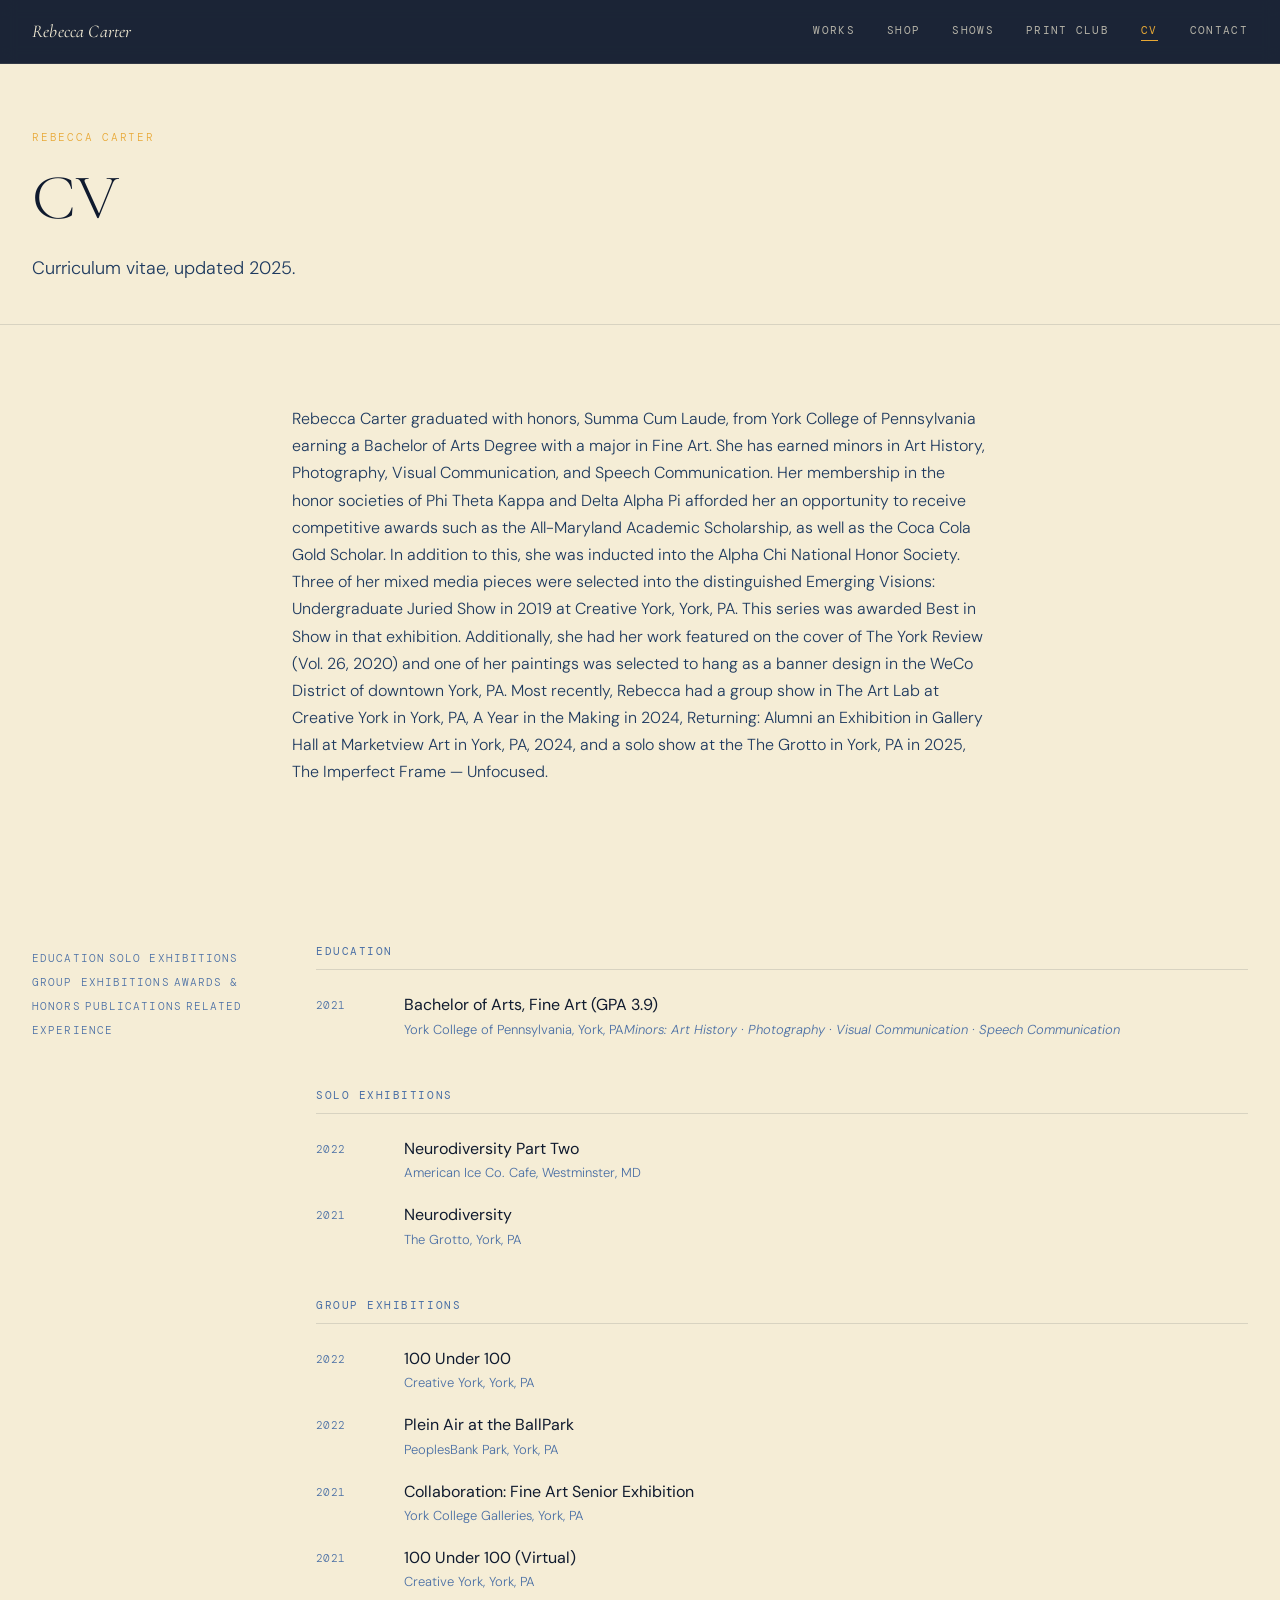
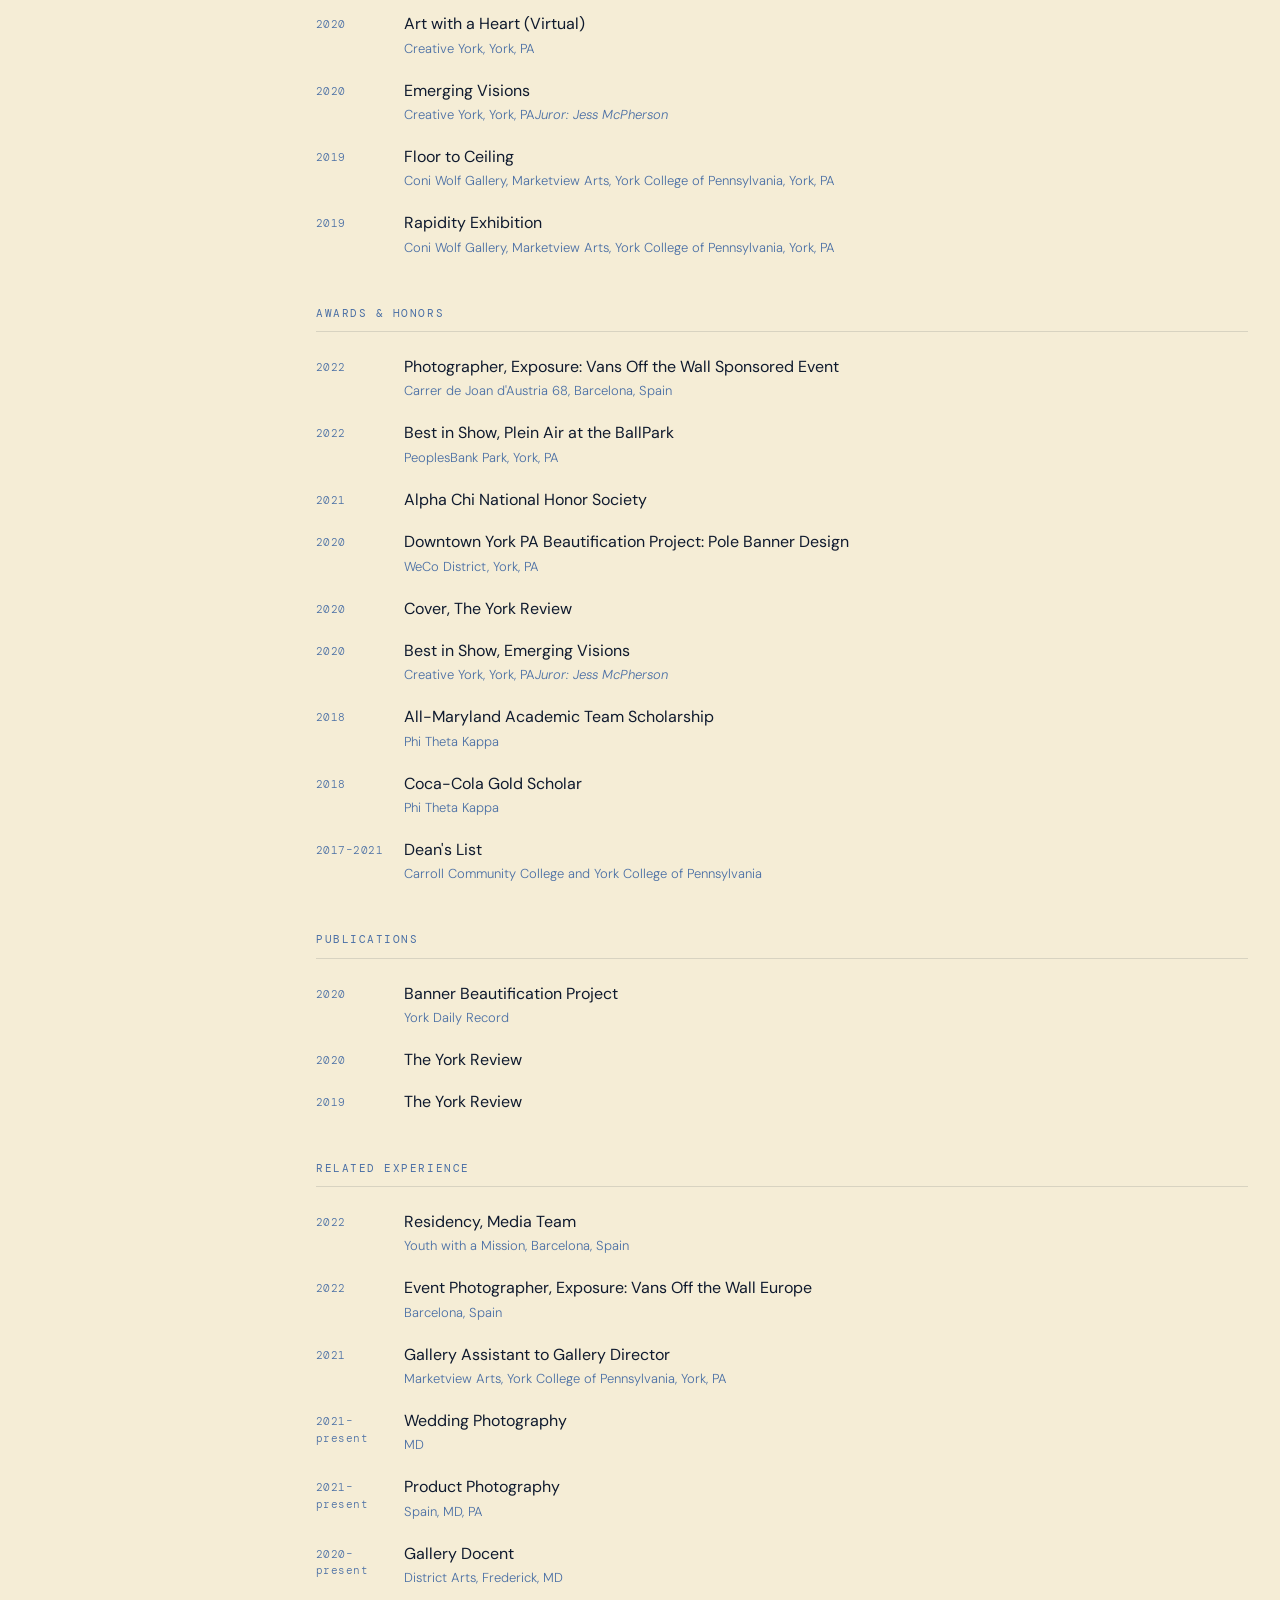
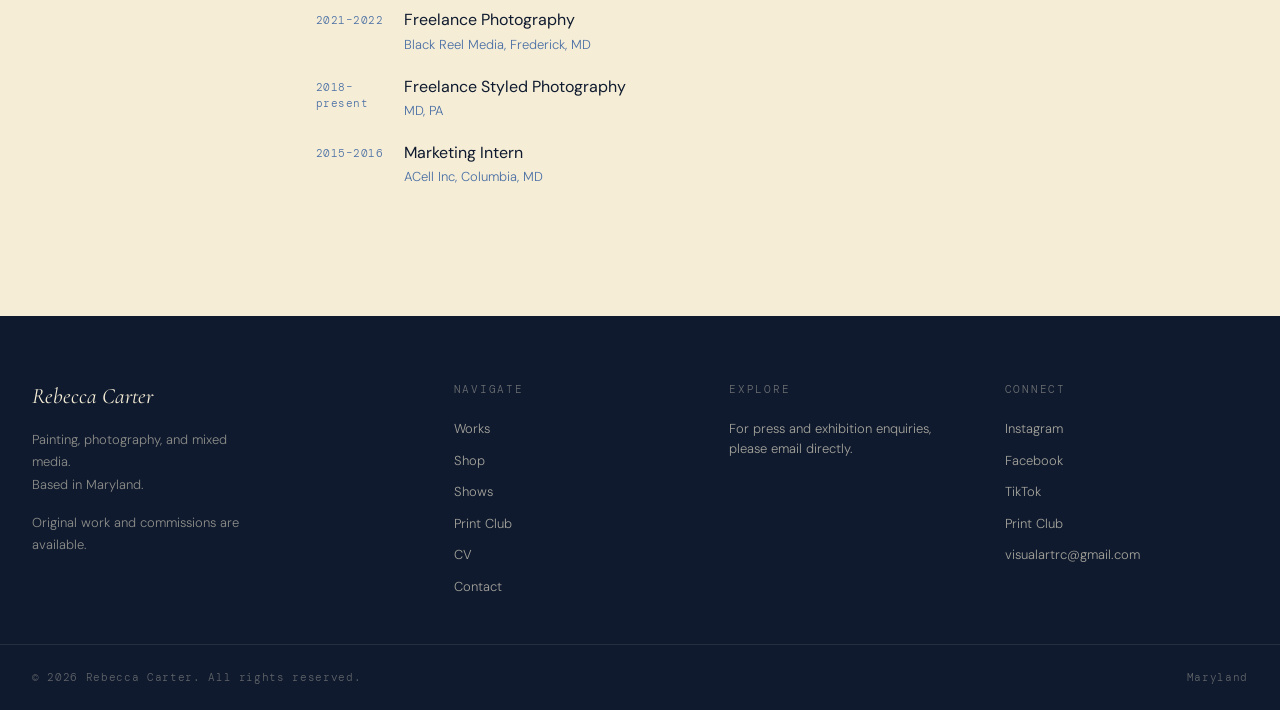
<file: pages/cv.html>
<!DOCTYPE html>
<html lang="en">
<head>
  <meta charset="UTF-8" />
  <meta name="viewport" content="width=device-width, initial-scale=1.0" />
  <title>Rebecca Carter's CV</title>
  <meta name="description"
        content="Curriculum vitae for Rebecca Carter, painter, photographer, and mixed media artist. Education, exhibitions, awards, and press." />
  <link rel="stylesheet" href="../css/styles.css" />
</head>
<body>

  <div id="site-nav"></div>

  <main>

    <!-- ============================================================
         PAGE HERO
         ============================================================ -->
    <div class="page-hero container">
      <p class="page-hero__label reveal">Rebecca Carter</p>
      <h1 class="reveal reveal-delay-1">CV</h1>
      <p class="page-hero__lead reveal reveal-delay-2">
        Curriculum vitae, updated 2025.
      </p>
    </div>

    <!-- UPDATE PENDING: Rebecca supplying artwork-specific CV content -->

    <!-- ============================================================
         BIOGRAPHY
         ============================================================ -->
    <section class="section" aria-label="Biography">
      <div class="container" style="max-width: 760px;">
        <!-- Same text as the home page bio: both read aboutBlurb in
             data/siteText.json, so one CMS edit updates both. -->
        <p class="reveal" id="cvBio">
          Rebecca Carter graduated with honors, Summa Cum Laude, from York College of Pennsylvania earning a Bachelor of Arts Degree with a major in Fine Art. She has earned minors in Art History, Photography, Visual Communication, and Speech Communication. Her membership in the honor societies of Phi Theta Kappa and Delta Alpha Pi afforded her an opportunity to receive competitive awards such as the All-Maryland Academic Scholarship, as well as the Coca Cola Gold Scholar. In addition to this, she was inducted into the Alpha Chi National Honor Society. Three of her mixed media pieces were selected into the distinguished Emerging Visions: Undergraduate Juried Show in 2019 at Creative York, York, PA. This series was awarded Best in Show in that exhibition. Additionally, she had her work featured on the cover of The York Review (Vol. 26, 2020) and one of her paintings was selected to hang as a banner design in the WeCo District of downtown York, PA. Most recently, Rebecca had a group show in The Art Lab at Creative York in York, PA, A Year in the Making in 2024, Returning: Alumni an Exhibition in Gallery Hall at Marketview Art in York, PA, 2024, and a solo show at the The Grotto in York, PA in 2025, The Imperfect Frame — Unfocused.
        </p>
      </div>
    </section>


    <!-- ============================================================
         CV — layout: sticky sidebar + content
         All entries are rendered from CV_DATA in the <script> below.
         To update the CV, edit the arrays inside CV_DATA.
         ============================================================ -->
    <section class="section" aria-label="Curriculum Vitae">
      <div class="container">
        <div class="cv-layout">

          <!-- Sidebar nav — links scroll to section IDs -->
          <aside class="cv-sidebar" aria-label="CV sections">
            <a href="#cv-education">Education</a>
            <a href="#cv-solo">Solo Exhibitions</a>
            <a href="#cv-group">Group Exhibitions</a>
            <a href="#cv-awards">Awards &amp; Honors</a>
            <a href="#cv-press">Publications</a>
            <a href="#cv-collections">Related Experience</a>
          </aside>

          <!-- Content — sections populated by JS -->
          <div class="cv-content">

            <div class="cv-section" id="cv-education">
              <h2>Education</h2>
              <div id="entries-education">
                <!-- Rendered by JS -->
              </div>
            </div>

            <div class="cv-section" id="cv-solo">
              <h2>Solo Exhibitions</h2>
              <div id="entries-solo">
                <!-- Rendered by JS -->
              </div>
            </div>

            <div class="cv-section" id="cv-group">
              <h2>Group Exhibitions</h2>
              <div id="entries-group">
                <!-- Rendered by JS -->
              </div>
            </div>

            <div class="cv-section" id="cv-awards">
              <h2>Awards &amp; Honors</h2>
              <div id="entries-awards">
                <!-- Rendered by JS -->
              </div>
            </div>

            <div class="cv-section" id="cv-press">
              <h2>Publications</h2>
              <div id="entries-press">
                <!-- Rendered by JS -->
              </div>
            </div>

            <div class="cv-section" id="cv-collections">
              <h2>Related Experience</h2>
              <div id="entries-collections">
                <!-- Rendered by JS -->
              </div>
            </div>

          </div><!-- /cv-content -->

        </div><!-- /cv-layout -->
      </div>
    </section>

    <!-- /UPDATE PENDING -->

  </main>

  <div id="site-footer"></div>
  <script src="../js/main.js"></script>

  <script>
  (async function () {
    'use strict';
    /* Bio: same aboutBlurb field the home page About section uses. */
    try {
      var res = await fetch('../data/siteText.json');
      var siteText = await res.json();
      var cvBio = document.getElementById('cvBio');
      if (cvBio && siteText.aboutBlurb) cvBio.textContent = siteText.aboutBlurb;
    } catch (err) {
      /* Keep the hardcoded fallback text already in the markup */
    }
  })();
  </script>

  <script>
  (function () {
    'use strict';

    /* ============================================================
       CV DATA
       ============================================================
       Update any section by editing the array below.
       All HTML is generated automatically — no need to touch the
       page structure above.

       Field reference:
         Standard entry:    { year, title, institution, location }
         Press entry:       { year, title, publication, url }
                             — set url: '' if no link
         Collection entry:  { institution, location }
       ============================================================ */

    var CV_DATA = {

      education: [
        {
          year:        '2021',
          title:       'Bachelor of Arts, Fine Art (GPA 3.9)',
          institution: 'York College of Pennsylvania',
          location:    'York, PA',
          note:        'Minors: Art History · Photography · Visual Communication · Speech Communication',
        },
      ],

      solo: [
        {
          year:        '2022',
          title:       'Neurodiversity Part Two',
          institution: 'American Ice Co. Cafe',
          location:    'Westminster, MD',
        },
        {
          year:        '2021',
          title:       'Neurodiversity',
          institution: 'The Grotto',
          location:    'York, PA',
        },
      ],

      group: [
        { year: '2022', title: '100 Under 100',                           institution: 'Creative York',                                              location: 'York, PA' },
        { year: '2022', title: 'Plein Air at the BallPark',               institution: 'PeoplesBank Park',                                           location: 'York, PA' },
        { year: '2021', title: 'Collaboration: Fine Art Senior Exhibition',institution: 'York College Galleries',                                     location: 'York, PA' },
        { year: '2021', title: '100 Under 100 (Virtual)',                  institution: 'Creative York',                                              location: 'York, PA' },
        { year: '2020', title: 'Art with a Heart (Virtual)',               institution: 'Creative York',                                              location: 'York, PA' },
        { year: '2020', title: 'Emerging Visions',                         institution: 'Creative York',                                              location: 'York, PA', note: 'Juror: Jess McPherson' },
        { year: '2019', title: 'Floor to Ceiling',                         institution: 'Coni Wolf Gallery, Marketview Arts, York College of Pennsylvania', location: 'York, PA' },
        { year: '2019', title: 'Rapidity Exhibition',                      institution: 'Coni Wolf Gallery, Marketview Arts, York College of Pennsylvania', location: 'York, PA' },
      ],

      awards: [
        { year: '2022',      title: 'Photographer, Exposure: Vans Off the Wall Sponsored Event', institution: 'Carrer de Joan d\'Austria 68',                                    location: 'Barcelona, Spain' },
        { year: '2022',      title: 'Best in Show, Plein Air at the BallPark',                   institution: 'PeoplesBank Park',                                                 location: 'York, PA'         },
        { year: '2021',      title: 'Alpha Chi National Honor Society',                          institution: '',                                                                 location: ''                 },
        { year: '2020',      title: 'Downtown York PA Beautification Project: Pole Banner Design', institution: 'WeCo District',                                                location: 'York, PA'         },
        { year: '2020',      title: 'Cover, The York Review',                                    institution: '',                                                                 location: ''                 },
        { year: '2020',      title: 'Best in Show, Emerging Visions',                            institution: 'Creative York',                                                    location: 'York, PA',        note: 'Juror: Jess McPherson' },
        { year: '2018',      title: 'All-Maryland Academic Team Scholarship',                    institution: 'Phi Theta Kappa',                                                  location: ''                 },
        { year: '2018',      title: 'Coca-Cola Gold Scholar',                                    institution: 'Phi Theta Kappa',                                                  location: ''                 },
        { year: '2017–2021', title: 'Dean\'s List',                                              institution: 'Carroll Community College and York College of Pennsylvania',       location: ''                 },
      ],

      press: [
        { year: '2020', title: 'Banner Beautification Project', publication: 'York Daily Record', url: '' },
        { year: '2020', title: 'The York Review',               publication: '',                  url: '' },
        { year: '2019', title: 'The York Review',               publication: '',                  url: '' },
      ],

      experience: [
        { year: '2022',        title: 'Residency, Media Team',                                 institution: 'Youth with a Mission',                                          location: 'Barcelona, Spain' },
        { year: '2022',        title: 'Event Photographer, Exposure: Vans Off the Wall Europe', institution: '',                                                             location: 'Barcelona, Spain' },
        { year: '2021',        title: 'Gallery Assistant to Gallery Director',                 institution: 'Marketview Arts, York College of Pennsylvania',                  location: 'York, PA'         },
        { year: '2021–present',title: 'Wedding Photography',                                  institution: '',                                                               location: 'MD'               },
        { year: '2021–present',title: 'Product Photography',                                  institution: '',                                                               location: 'Spain, MD, PA'    },
        { year: '2020–present',title: 'Gallery Docent',                                       institution: 'District Arts',                                                  location: 'Frederick, MD'    },
        { year: '2021–2022',   title: 'Freelance Photography',                                institution: 'Black Reel Media',                                               location: 'Frederick, MD'    },
        { year: '2018–present',title: 'Freelance Styled Photography',                         institution: '',                                                               location: 'MD, PA'           },
        { year: '2015–2016',   title: 'Marketing Intern',                                     institution: 'ACell Inc',                                                      location: 'Columbia, MD'     },
      ],

    };

    /* ---- Utility: safely encode for innerHTML ---- */
    function esc(s) {
      return String(s)
        .replace(/&/g, '&amp;')
        .replace(/</g, '&lt;')
        .replace(/>/g, '&gt;')
        .replace(/"/g, '&quot;');
    }

    /* Safe href — only allow http/https/relative URLs */
    function safeHref(url) {
      if (!url) return '';
      if (/^https?:\/\//i.test(url) || url.startsWith('/')) return url;
      return '';
    }

    /* ---- Render functions ---- */

    function renderStandardEntry(e) {
      var secondary = [e.institution, e.location].filter(Boolean).join(', ');
      return (
        '<div class="cv-entry">' +
          '<span class="cv-year">' + esc(e.year || '') + '</span>' +
          '<div class="cv-detail">' +
            '<strong>' + esc(e.title || e.institution) + '</strong>' +
            (secondary ? '<span>' + esc(secondary) + '</span>' : '') +
            (e.note ? '<span style="font-style:italic;color:var(--ink-light);">' + esc(e.note) + '</span>' : '') +
          '</div>' +
        '</div>'
      );
    }

    function renderPressEntry(e) {
      var href = safeHref(e.url);
      var titleHtml = href
        ? '<strong><a href="' + esc(href) + '" target="_blank" rel="noopener">' +
            esc(e.title) + '</a></strong>'
        : '<strong>' + esc(e.title) + '</strong>';

      return (
        '<div class="cv-entry">' +
          '<span class="cv-year">' + esc(e.year) + '</span>' +
          '<div class="cv-detail">' +
            titleHtml +
            (e.publication ? '<span>' + esc(e.publication) + '</span>' : '') +
          '</div>' +
        '</div>'
      );
    }

    function renderCollectionEntry(e) {
      return (
        '<div class="cv-entry">' +
          '<span class="cv-year"></span>' +
          '<div class="cv-detail">' +
            '<strong>' + esc(e.institution) + '</strong>' +
            (e.location ? '<span>' + esc(e.location) + '</span>' : '') +
          '</div>' +
        '</div>'
      );
    }

    /* ---- Render all CV sections ---- */

    function renderCV() {
      var sections = [
        { id: 'entries-education',   data: CV_DATA.education,   fn: renderStandardEntry    },
        { id: 'entries-solo',        data: CV_DATA.solo,         fn: renderStandardEntry    },
        { id: 'entries-group',       data: CV_DATA.group,        fn: renderStandardEntry    },
        { id: 'entries-awards',      data: CV_DATA.awards,       fn: renderStandardEntry    },
        { id: 'entries-press',       data: CV_DATA.press,        fn: renderPressEntry       },
        { id: 'entries-collections', data: CV_DATA.experience,    fn: renderStandardEntry    },
      ];

      sections.forEach(function (s) {
        var el = document.getElementById(s.id);
        if (el) el.innerHTML = s.data.map(s.fn).join('');
      });
    }

    document.addEventListener('DOMContentLoaded', renderCV);

  })();
  </script>

</body>
</html>
</file>
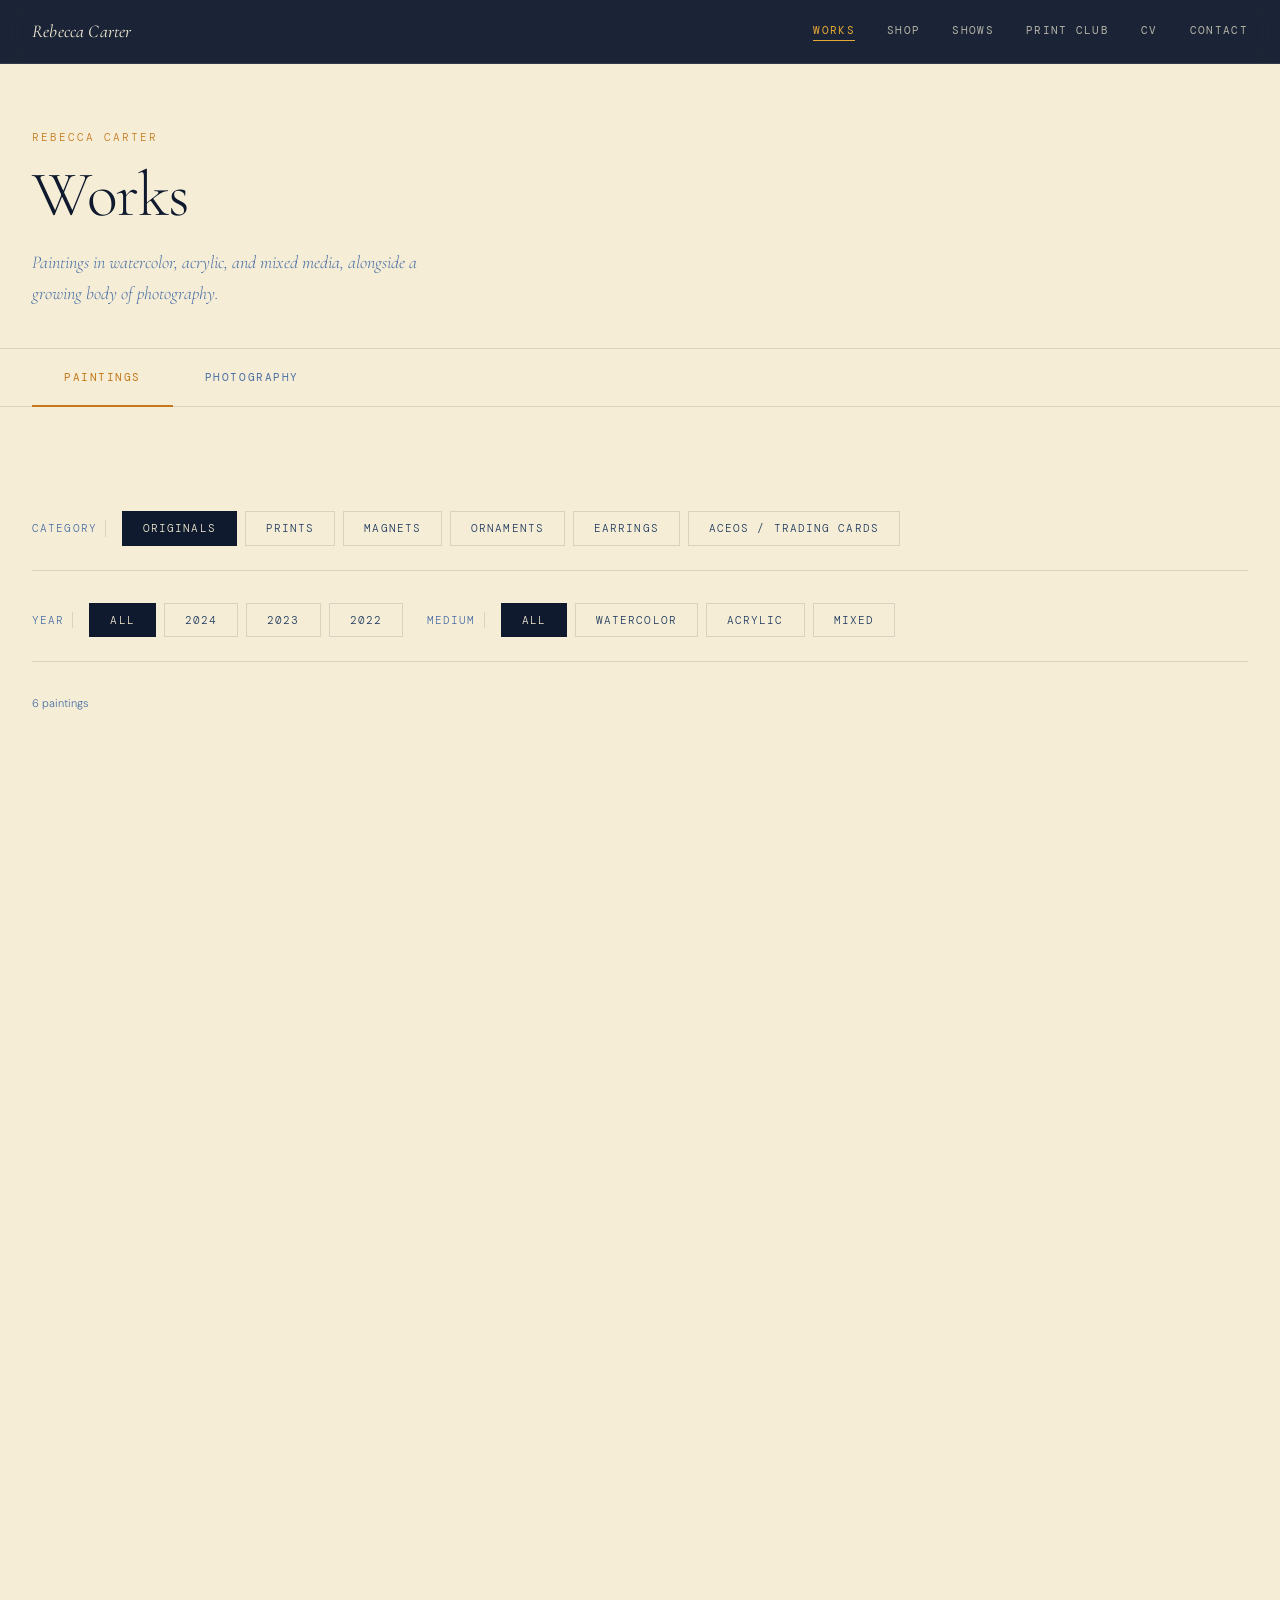
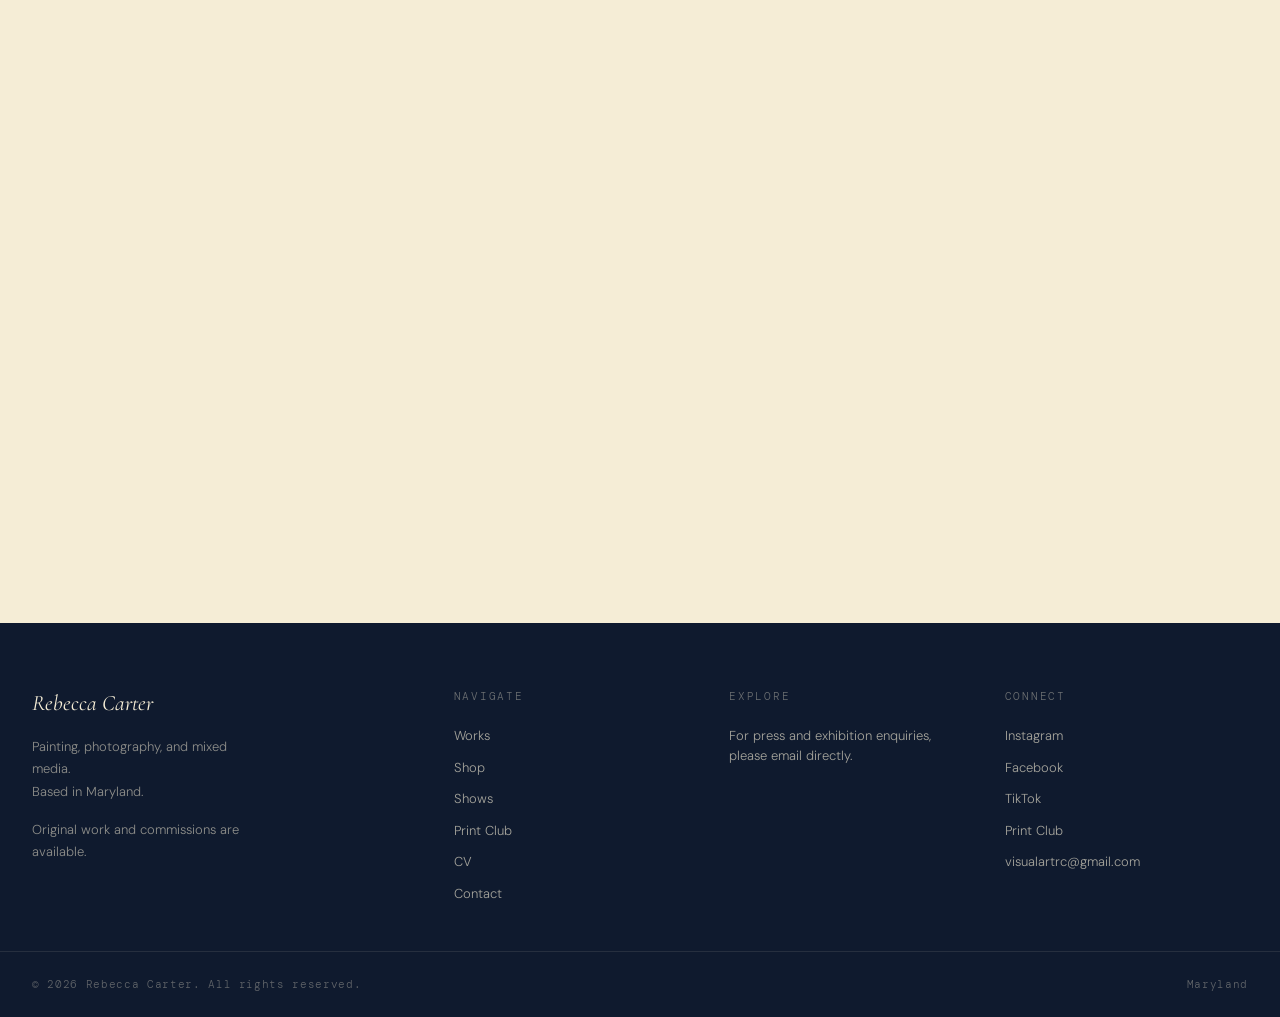
<file: pages/portfolio.html>
<!DOCTYPE html>
<html lang="en">
<head>
  <meta charset="UTF-8" />
  <meta name="viewport" content="width=device-width, initial-scale=1.0" />
  <title>Works by Rebecca Carter</title>
  <meta name="description"
        content="Works by Rebecca Carter, painter, photographer, and mixed media artist: original watercolors, acrylics, mixed media, and photography." />
  <link rel="stylesheet" href="../css/styles.css" />
</head>
<body>

  <div id="site-nav"></div>

  <main>

    <!-- ============================================================
         HERO BANNER
         ============================================================ -->
    <div class="portfolio-hero container">
      <p class="portfolio-hero__eyebrow">Rebecca Carter</p>
      <h1 class="reveal">Works</h1>
      <p class="portfolio-hero__lead reveal reveal-delay-1">
        Paintings in watercolor, acrylic, and mixed media, alongside a growing body
        of photography.
      </p>
    </div>


    <!-- ============================================================
         TAB BAR — sticky, switches between Paintings and Photography
         ============================================================ -->
    <div class="tab-bar" role="tablist" aria-label="Portfolio views">
      <div class="container">
        <div class="tab-bar__inner">
          <button
            class="tab-btn is-active"
            role="tab"
            aria-selected="true"
            aria-controls="panel-paintings"
            data-tab="paintings"
            id="tab-paintings">
            Paintings
          </button>
          <button
            class="tab-btn"
            role="tab"
            aria-selected="false"
            aria-controls="panel-photography"
            data-tab="photography"
            id="tab-photography">
            Photography
          </button>
        </div>
      </div>
    </div>


    <!-- ============================================================
         MAIN CONTENT — panels toggled by tab JS
         ============================================================ -->
    <div class="section container">


      <!-- ──────────────────────────────────────────────────────────
           PAINTINGS PANEL
           ────────────────────────────────────────────────────────── -->
      <div
        class="tab-panel is-active"
        id="panel-paintings"
        role="tabpanel"
        aria-labelledby="tab-paintings">

        <!-- Category selector: switches between Originals and the other product categories below -->
        <div class="filter-row" aria-label="Filter paintings by category" style="margin-bottom:var(--sp-2);">
          <div class="filter-group" role="group" aria-label="Filter by category">
            <span class="filter-group__label">Category</span>
            <button class="filter-btn is-active" data-p-category="originals"  aria-label="Originals">Originals</button>
            <button class="filter-btn"           data-p-category="prints"    aria-label="Prints">Prints</button>
            <button class="filter-btn"           data-p-category="magnets"   aria-label="Magnets">Magnets</button>
            <button class="filter-btn"           data-p-category="ornaments" aria-label="Ornaments">Ornaments</button>
            <button class="filter-btn"           data-p-category="earrings"  aria-label="Earrings">Earrings</button>
            <button class="filter-btn"           data-p-category="aceos"     aria-label="ACEOs and Trading Cards">ACEOs / Trading Cards</button>
          </div>
        </div>

        <!-- ORIGINALS: the existing filterable gallery of one-of-a-kind paintings -->
        <div id="categoryPanel-originals" class="category-panel">

        <!-- Filter row: Year × Medium (AND logic) -->
        <div class="filter-row" aria-label="Filter paintings">

          <div class="filter-group" role="group" aria-label="Filter by year">
            <span class="filter-group__label" id="p-year-label">Year</span>
            <button class="filter-btn is-active" data-p-year="all"   aria-label="All years">All</button>
            <button class="filter-btn"           data-p-year="2024"  aria-label="2024">2024</button>
            <button class="filter-btn"           data-p-year="2023"  aria-label="2023">2023</button>
            <button class="filter-btn"           data-p-year="2022"  aria-label="2022">2022</button>
          </div>

          <div class="filter-group" role="group" aria-label="Filter by medium">
            <span class="filter-group__label" id="p-medium-label">Medium</span>
            <button class="filter-btn is-active" data-p-medium="all"        aria-label="All mediums">All</button>
            <button class="filter-btn"           data-p-medium="watercolor" aria-label="Watercolor">Watercolor</button>
            <button class="filter-btn"           data-p-medium="acrylic"   aria-label="Acrylic">Acrylic</button>
            <button class="filter-btn"           data-p-medium="mixed"     aria-label="Mixed media">Mixed</button>
          </div>

        </div>

        <!-- Results count -->
        <p class="text-xs text-muted" id="paintingsCount"
           style="margin-bottom:var(--sp-6);" aria-live="polite"></p>

        <!--
          Paintings grid: rendered from ../data/paintings.json by the script
          near the bottom of this page. To add, edit, or remove a painting,
          update that file only (category: "originals" for this section).
        -->
        <div class="artwork-grid artwork-grid--3" id="paintingsGrid" role="list">
</div><!-- /paintingsGrid -->

        <p class="no-results" id="paintingsNoResults" hidden aria-live="polite">
          No paintings match the selected filters.
        </p>

        </div><!-- /categoryPanel-originals -->

        <!-- PRINTS -->
        <div id="categoryPanel-prints" class="category-panel" style="display:none;">
          <!-- SWAP: Prints images -->
          <div class="artwork-grid artwork-grid--3">
</div>
        </div>

        <!-- MAGNETS -->
        <div id="categoryPanel-magnets" class="category-panel" style="display:none;">
          <!-- SWAP: Magnets images -->
          <div class="artwork-grid artwork-grid--3">
</div>
        </div>

        <!-- ORNAMENTS -->
        <div id="categoryPanel-ornaments" class="category-panel" style="display:none;">
          <!-- SWAP: Ornaments images -->
          <div class="artwork-grid artwork-grid--3">
</div>
        </div>

        <!-- EARRINGS -->
        <div id="categoryPanel-earrings" class="category-panel" style="display:none;">
          <!-- SWAP: Earrings images -->
          <div class="artwork-grid artwork-grid--3">
</div>
        </div>

        <!-- ACEOS / TRADING CARDS -->
        <div id="categoryPanel-aceos" class="category-panel" style="display:none;">
          <!-- SWAP: ACEOs / Trading Cards images -->
          <div class="artwork-grid artwork-grid--3">
</div>
        </div>

      </div><!-- /panel-paintings -->


      <!-- ──────────────────────────────────────────────────────────
           PHOTOGRAPHY PANEL — pure gallery, no filters
           ────────────────────────────────────────────────────────── -->
      <div
        class="tab-panel"
        id="panel-photography"
        role="tabpanel"
        aria-labelledby="tab-photography">

        <!-- Gallery intro -->
        <p class="reveal" style="margin-bottom:var(--sp-8);color:var(--ink-mid);">
          A growing archive of photographic work.
        </p>

        <!-- Count kept for JS compatibility — hidden visually -->
        <p class="text-xs text-muted" id="photosCount" style="display:none;" aria-live="polite"></p>

        <!--
          Rendered from ../data/photography.json by the script near the
          bottom of this page, grouped by each photo's "category" field
          (Portraits, Documentary & Events, Nature & Still Life, Travel &
          Places are placeholder categories; Rebecca can re-sort photos
          into accurate series/subjects by editing that field).
        -->
        <div id="photoGrid">
</div><!-- /photoGrid -->

        <p class="no-results" id="photosNoResults" hidden aria-live="polite">
          No photographs match the selected year.
        </p>

        <!-- Selective availability note: low-key, "open to inquiries" not "book now" -->
        <div class="in-store-banner reveal" style="margin-top:var(--sp-12);">
          <p class="in-store-banner__label">Open to Inquiries</p>
          <p>
            Rebecca is selectively open to family photos, outdoor headshots (not studio),
            and engagement or couple photos (post-engagement).
            <a href="mailto:visualartrc@gmail.com" style="border-bottom:1px solid var(--border-color);">Get in touch</a>
            to inquire.
          </p>
        </div>

        <!-- Buy prints: link to the relevant shop category -->
        <!-- SWAP: once Prompt 4 splits the shop into distinct categories, point this at Photography Prints specifically -->
        <div class="in-store-banner reveal" style="margin-top:var(--sp-6);">
          <p class="in-store-banner__label">Prints Available</p>
          <p>
            Prints of select photographs are available in the
            <a href="shop.html" style="border-bottom:1px solid var(--border-color);">shop</a>.
          </p>
        </div>


      </div><!-- /panel-photography -->

    </div><!-- /.section -->

  </main>


  <!-- ============================================================
       LIGHTBOX — vanilla JS, no libraries
       ============================================================ -->
  <div
    class="lightbox"
    id="lightbox"
    role="dialog"
    aria-modal="true"
    aria-label="Image viewer"
    hidden>

    <!-- Top bar -->
    <div class="lightbox__topbar">
      <span class="lightbox__tab-label" id="lbTabLabel"></span>
      <span class="lightbox__counter" id="lbCounter" aria-live="polite"></span>
      <button class="lightbox__close" id="lbClose" aria-label="Close image viewer">
        &times;
      </button>
    </div>

    <!-- Stage: image + prev/next arrows -->
    <div class="lightbox__stage">
      <div class="lightbox__figure" id="lbFigure" aria-live="polite" aria-atomic="true">
        <!-- Populated by JS -->
      </div>
      <button class="lightbox__arrow lightbox__arrow--prev" id="lbPrev"
              aria-label="Previous image">&#8592;</button>
      <button class="lightbox__arrow lightbox__arrow--next" id="lbNext"
              aria-label="Next image">&#8594;</button>
    </div>

    <!-- Info panel -->
    <div class="lightbox__info">
      <div class="lightbox__info-main">
        <p class="lightbox__info-title" id="lbTitle"></p>
        <p class="lightbox__info-details" id="lbDetails"></p>
      </div>
      <div style="display:flex; flex-direction:column; align-items:flex-end; gap:var(--sp-2);">
        <span id="lbPrice"></span>
        <span class="lightbox__kbd-hint">← → to navigate &nbsp;·&nbsp; Esc to close</span>
      </div>
    </div>

  </div><!-- /lightbox -->


  <div id="site-footer"></div>
  <script src="../js/main.js"></script>

  <!-- ============================================================
       PAGE SCRIPT — tabs, filters, lightbox
       ============================================================ -->
  <script>
  (function () {
    'use strict';

    /* ── Helpers ─────────────────────────────────────────────── */

    function qs(sel, ctx)  { return (ctx || document).querySelector(sel); }
    function qsa(sel, ctx) { return [...(ctx || document).querySelectorAll(sel)]; }

    /* Returns cards that are currently visible (not hidden by filter) */
    function visibleCards(panelId) {
      return qsa(`#${panelId} .painting-card, #${panelId} .photo-card`)
        .filter(c => c.style.display !== 'none');
    }

    /* Update a "X works" count line */
    function updateCount(countEl, n, noun) {
      countEl.textContent = `${n} ${noun}${n !== 1 ? 's' : ''}`;
    }


    /* ── Tab switching ──────────────────────────────────────── */

    const tabBtns  = qsa('.tab-btn');
    const panels   = qsa('.tab-panel');
    let   activeTab = 'paintings';

    function switchTab(id, pushHash) {
      if (id !== 'paintings' && id !== 'photography') id = 'paintings';
      activeTab = id;

      tabBtns.forEach(btn => {
        const sel = btn.dataset.tab === id;
        btn.classList.toggle('is-active', sel);
        btn.setAttribute('aria-selected', String(sel));
      });

      panels.forEach(panel => {
        panel.classList.toggle('is-active', panel.id === `panel-${id}`);
      });

      if (pushHash) {
        history.replaceState(null, '', `#${id}`);
      }
    }

    /* Read URL hash on load */
    const initHash = location.hash.replace('#', '');
    switchTab(initHash || 'paintings', false);

    tabBtns.forEach(btn => {
      btn.addEventListener('click', () => switchTab(btn.dataset.tab, true));
    });

    /* Respond to browser back/forward */
    window.addEventListener('hashchange', () => {
      switchTab(location.hash.replace('#', '') || 'paintings', false);
    });


    /* ── Painting filters (Year AND Medium) ─────────────────── */

    const paintingsGrid      = qs('#paintingsGrid');
    const paintingsNoResults = qs('#paintingsNoResults');
    const paintingsCount     = qs('#paintingsCount');
    let   activeP_Year       = 'all';
    let   activeP_Medium     = 'all';

    function applyPaintingFilters() {
      const cards = qsa('.painting-card', paintingsGrid);
      let   shown = 0;

      cards.forEach(card => {
        const yearOk   = activeP_Year   === 'all' || card.dataset.year   === activeP_Year;
        const mediumOk = activeP_Medium === 'all' || card.dataset.medium === activeP_Medium;
        const visible  = yearOk && mediumOk;
        card.style.display = visible ? '' : 'none';
        if (visible) shown++;
      });

      paintingsNoResults.hidden = shown > 0;
      updateCount(paintingsCount, shown, 'painting');
    }

    /* Year buttons */
    qsa('[data-p-year]').forEach(btn => {
      btn.addEventListener('click', () => {
        qsa('[data-p-year]').forEach(b => b.classList.remove('is-active'));
        btn.classList.add('is-active');
        activeP_Year = btn.dataset.pYear;
        applyPaintingFilters();
      });
    });

    /* Medium buttons */
    qsa('[data-p-medium]').forEach(btn => {
      btn.addEventListener('click', () => {
        qsa('[data-p-medium]').forEach(b => b.classList.remove('is-active'));
        btn.classList.add('is-active');
        activeP_Medium = btn.dataset.pMedium;
        applyPaintingFilters();
      });
    });

    /* Initial call happens after renderPaintingsAndPhotos() below, once
       the data-driven cards actually exist in the DOM. */


    /* ── Painting category switching (Originals / Prints / Magnets / etc.) ── */

    const categoryPanels = {
      originals: qs('#categoryPanel-originals'),
      prints:    qs('#categoryPanel-prints'),
      magnets:   qs('#categoryPanel-magnets'),
      ornaments: qs('#categoryPanel-ornaments'),
      earrings:  qs('#categoryPanel-earrings'),
      aceos:     qs('#categoryPanel-aceos'),
    };

    qsa('[data-p-category]').forEach(btn => {
      btn.addEventListener('click', () => {
        qsa('[data-p-category]').forEach(b => b.classList.remove('is-active'));
        btn.classList.add('is-active');
        const category = btn.dataset.pCategory;
        Object.keys(categoryPanels).forEach(key => {
          const panel = categoryPanels[key];
          if (panel) panel.style.display = key === category ? '' : 'none';
        });
      });
    });


    /* ── Photo filters (Year only) ───────────────────────────── */

    const photoGrid      = qs('#photoGrid');
    const photosNoResults = qs('#photosNoResults');
    const photosCount    = qs('#photosCount');
    let   activePhYear   = 'all';

    function applyPhotoFilters() {
      const cards = qsa('.photo-card', photoGrid);
      let   shown = 0;

      cards.forEach(card => {
        const visible = activePhYear === 'all' || card.dataset.year === activePhYear;
        card.style.display = visible ? '' : 'none';
        if (visible) shown++;
      });

      photosNoResults.hidden = shown > 0;
      updateCount(photosCount, shown, 'photograph');
    }

    qsa('[data-ph-year]').forEach(btn => {
      btn.addEventListener('click', () => {
        qsa('[data-ph-year]').forEach(b => b.classList.remove('is-active'));
        btn.classList.add('is-active');
        activePhYear = btn.dataset.phYear;
        applyPhotoFilters();
      });
    });

    /* Initial call happens after renderPaintingsAndPhotos() below, once
       the data-driven cards actually exist in the DOM. */


    /* ── Lightbox ─────────────────────────────────────────────
       State
       -------------------------------------------------------- */

    const lb       = qs('#lightbox');
    const lbFig    = qs('#lbFigure');
    const lbTitle  = qs('#lbTitle');
    const lbDetail = qs('#lbDetails');
    const lbPrice  = qs('#lbPrice');
    const lbCount  = qs('#lbCounter');
    const lbLabel  = qs('#lbTabLabel');
    const lbClose  = qs('#lbClose');
    const lbPrev   = qs('#lbPrev');
    const lbNext   = qs('#lbNext');

    let lbItems = [];   /* Array of visible card elements */
    let lbIndex = 0;    /* Index into lbItems */
    let lbOpen  = false;

    /* Populate lightbox with data from a card */
    function lbRender() {
      const card    = lbItems[lbIndex];
      const title   = card.dataset.title   || '';
      const details = card.dataset.details || '';
      const price   = card.dataset.price   || '';
      const fullSrc = card.dataset.fullSrc || '';

      /* Determine thumbnail src (first img inside the card, or placeholder) */
      const thumbImg = card.querySelector('img');
      const imgSrc   = fullSrc || (thumbImg ? thumbImg.src : '');

      if (imgSrc) {
        lbFig.innerHTML =
          `<img class="lightbox__img" src="${imgSrc}" alt="${title}" />`;
      } else {
        /* No real image yet — show a styled placeholder */
        lbFig.innerHTML =
          `<div class="placeholder" style="
              width: min(420px, 72vw);
              aspect-ratio: ${activeTab === 'photography' ? '16/9' : '3/4'};
              font-size: var(--text-sm);
              color: color-mix(in srgb, var(--cream) 35%, transparent);
              background-color: color-mix(in srgb, var(--cream-dark) 10%, transparent);
           ">${title}</div>`;
      }

      lbTitle.textContent  = title;
      lbDetail.textContent = details;
      lbCount.textContent  = `${lbIndex + 1} / ${lbItems.length}`;
      lbLabel.textContent  = activeTab === 'paintings' ? 'Paintings' : 'Photography';

      /* Price / NFS */
      if (price === 'NFS' || price === '') {
        lbPrice.className   = 'lightbox__info-price--nfs';
        lbPrice.textContent = price === 'NFS' ? 'Not for sale' : '';
      } else {
        lbPrice.className   = 'lightbox__info-price';
        lbPrice.textContent = price;
      }

      lbPrev.disabled = lbIndex === 0;
      lbNext.disabled = lbIndex === lbItems.length - 1;
    }

    function lbShow(items, index) {
      lbItems = items;
      lbIndex = index;
      lbRender();

      lb.removeAttribute('hidden');
      /* Two rAF to ensure element is painted before transition begins */
      requestAnimationFrame(() => requestAnimationFrame(() => lb.classList.add('is-open')));

      document.body.style.overflow = 'hidden';
      lbClose.focus();
      lbOpen = true;
    }

    function lbHide() {
      lb.classList.remove('is-open');
      lb.addEventListener('transitionend', () => {
        lb.setAttribute('hidden', '');
        document.body.style.overflow = '';
        lbOpen = false;
        /* Return focus to the card that opened the lightbox */
        if (lbItems[lbIndex]) {
          const trigger = lbItems[lbIndex].querySelector('.js-lb-trigger');
          if (trigger) trigger.focus();
        }
      }, { once: true });
    }

    function lbGoPrev() {
      if (lbIndex > 0) { lbIndex--; lbRender(); }
    }

    function lbGoNext() {
      if (lbIndex < lbItems.length - 1) { lbIndex++; lbRender(); }
    }


    /* ── Lightbox — event wiring ────────────────────────────── */

    lbClose.addEventListener('click', lbHide);
    lbPrev.addEventListener('click', lbGoPrev);
    lbNext.addEventListener('click', lbGoNext);

    /* Close on backdrop click (click outside figure + info) */
    lb.addEventListener('click', (e) => {
      if (e.target === lb || e.target.classList.contains('lightbox__stage')) {
        lbHide();
      }
    });

    /* Keyboard navigation */
    document.addEventListener('keydown', (e) => {
      if (!lbOpen) return;
      switch (e.key) {
        case 'Escape':    e.preventDefault(); lbHide();    break;
        case 'ArrowLeft': e.preventDefault(); lbGoPrev(); break;
        case 'ArrowRight':e.preventDefault(); lbGoNext(); break;
      }
    });

    /* Open lightbox from a trigger click — delegate on each panel */
    function bindPanel(panelId) {
      const panel = qs(`#${panelId}`);
      if (!panel) return;

      panel.addEventListener('click', (e) => {
        const trigger = e.target.closest('.js-lb-trigger');
        if (!trigger) return;
        const card  = trigger.closest('.painting-card, .photo-card');
        if (!card) return;
        const items = visibleCards(panelId);
        const idx   = items.indexOf(card);
        if (idx !== -1) lbShow(items, idx);
      });

      /* Keyboard activation for image divs with role="button" */
      panel.addEventListener('keydown', (e) => {
        if (e.key !== 'Enter' && e.key !== ' ') return;
        const trigger = e.target.closest('.js-lb-trigger[role="button"]');
        if (!trigger) return;
        e.preventDefault();
        const card  = trigger.closest('.painting-card, .photo-card');
        if (!card) return;
        const items = visibleCards(panelId);
        const idx   = items.indexOf(card);
        if (idx !== -1) lbShow(items, idx);
      });
    }

    bindPanel('panel-paintings');
    bindPanel('panel-photography');


    /* ── Render paintings + photography from data files ─────────────
       ../data/paintings.json and ../data/photography.json are fetched
       once here; everything above (filters, category switching, tab
       switching, lightbox) works the same regardless of how the cards
       got into the DOM, so it's all defined before this point and just
       re-applied once the fetched data has been rendered. */

    function esc(s) {
      return String(s)
        .replace(/&/g, '&amp;')
        .replace(/</g, '&lt;')
        .replace(/>/g, '&gt;')
        .replace(/"/g, '&quot;');
    }

    const PLACEHOLDER_SVG = '<svg xmlns="http://www.w3.org/2000/svg" width="44" height="44" viewBox="0 0 44 44" fill="none" aria-hidden="true"><rect x="3" y="3" width="38" height="38" rx="2" stroke="#A89880" stroke-width="2"/><rect x="8" y="8" width="28" height="28" rx="1" stroke="#A89880" stroke-width="1.5"/><path d="M8 30 L16 20 L22 26 L28 18 L36 30" stroke="#A89880" stroke-width="1.5" fill="none" stroke-linejoin="round"/><circle cx="28" cy="15" r="3" stroke="#A89880" stroke-width="1.5"/></svg>';

    function placeholderBlock(label) {
      return `<div class="placeholder" style="background:#E8E0D0; flex-direction:column; gap:10px; color:#A89880;">${PLACEHOLDER_SVG}<span style="font-size:10px; letter-spacing:0.1em; text-transform:uppercase; font-family:sans-serif;">${esc(label)}</span></div>`;
    }

    /* One .painting-card article for the Originals grid */
    function paintingCardHtml(p) {
      const mediumKey = (p.medium || '').split(' ')[0].toLowerCase();
      const details   = [p.medium, p.dimensions, p.year].filter(Boolean).join(' · ');
      const isNfs     = p.availability === 'not-for-sale';
      const priceAttr = isNfs ? 'NFS' : (p.price || '');
      const priceHtml = isNfs
        ? '<span class="painting-card__price--nfs">Not for sale</span>'
        : `<span class="painting-card__price">${esc(p.price || '')}</span>`;
      const imgSrc  = p.image ? `../${p.image.replace(/^\/+/, '')}` : '';
      const imgHtml = imgSrc
        ? `<img src="${esc(imgSrc)}" alt="${esc(p.title)}" loading="lazy" />`
        : placeholderBlock('Artwork photo coming soon');

      return `
        <article class="painting-card reveal" role="listitem"
                 data-year="${esc(p.year || '')}" data-medium="${esc(mediumKey)}"
                 data-title="${esc(p.title)}" data-details="${esc(details)}"
                 data-price="${esc(priceAttr)}" data-full-src="${esc(imgSrc)}">
          <div class="painting-card__image js-lb-trigger" role="button" tabindex="0"
               aria-label="Open ${esc(p.title)} in lightbox">
            ${imgHtml}
          </div>
          <div class="painting-card__meta">
            <h3 class="painting-card__title">${esc(p.title)}</h3>
            <p class="painting-card__medium">${esc(p.medium || '')}</p>
            <p class="painting-card__year">${esc(p.year || '')}</p>
            <div class="painting-card__footer">
              ${priceHtml}
              <button class="btn btn--sm js-lb-trigger" aria-label="View details for ${esc(p.title)}">
                View Details
              </button>
            </div>
          </div>
        </article>`;
    }

    /* One .artwork-card tile for a non-Originals category (Prints,
       Magnets, Ornaments, Earrings, ACEOs). Falls back to a generic
       "coming soon" placeholder when there's no image yet. */
    function productTileHtml(p, comingSoonLabel) {
      const inner = p.image
        ? `<img src="../${esc(p.image.replace(/^\/+/, ''))}" alt="${esc(p.title || comingSoonLabel)}" loading="lazy" />`
        : placeholderBlock(p.title ? `${p.title} coming soon` : comingSoonLabel);
      return `<div class="artwork-card"><div class="artwork-card__image">${inner}</div></div>`;
    }

    /* One .photo-card article for the Photography grid */
    function photoCardHtml(photo) {
      const src = photo.image ? `../${photo.image.replace(/^\/+/, '')}` : '';
      return `
        <article class="photo-card" role="listitem" data-title="${esc(photo.title || '')}"
                 data-details="" data-price="" data-full-src="${esc(src)}">
          <div class="photo-card__image js-lb-trigger" role="button" tabindex="0" aria-label="Open photo in lightbox">
            <img src="${esc(src)}" alt="${esc(photo.title || 'Photography by Rebecca Carter')}" loading="lazy" />
          </div>
        </article>`;
    }

    const CATEGORY_COMING_SOON_LABEL = {
      prints:    'Print coming soon',
      magnets:   'Magnet coming soon',
      ornaments: 'Ornament coming soon',
      earrings:  'Earrings coming soon',
      aceos:     'ACEO coming soon',
    };

    const PHOTO_CATEGORY_HEADINGS = {
      'portraits':           'Portraits',
      'documentary-events':  'Documentary &amp; Events',
      'nature-still-life':   'Nature &amp; Still Life',
      'travel-places':       'Travel &amp; Places',
    };

    async function renderPaintingsAndPhotos() {
      let paintings = [];
      let photos    = [];

      try {
        const [paintingsRes, photosRes] = await Promise.all([
          fetch('../data/paintings.json'),
          fetch('../data/photography.json'),
        ]);
        const paintingsData = await paintingsRes.json();
        const photosData    = await photosRes.json();
        paintings = paintingsData.paintings || [];
        photos    = photosData.photography  || [];
      } catch (err) {
        paintings = [];
        photos    = [];
      }

      /* Originals grid */
      const originals = paintings.filter(p => p.category === 'originals');
      paintingsGrid.innerHTML = originals.map(paintingCardHtml).join('');

      /* Other 5 categories: real products if any exist, else 3 generic
         "coming soon" tiles matching the original placeholder design. */
      Object.keys(CATEGORY_COMING_SOON_LABEL).forEach(cat => {
        const grid  = qs(`#categoryPanel-${cat} .artwork-grid`);
        if (!grid) return;
        const items = paintings.filter(p => p.category === cat);
        const label = CATEGORY_COMING_SOON_LABEL[cat];
        grid.innerHTML = items.length > 0
          ? items.map(p => productTileHtml(p, label)).join('')
          : Array(3).fill(`<div class="artwork-card"><div class="artwork-card__image">${placeholderBlock(label)}</div></div>`).join('');
      });

      /* Photography grid, grouped by category in first-appearance order */
      const order = [];
      photos.forEach(p => { if (!order.includes(p.category)) order.push(p.category); });

      photoGrid.innerHTML = order.map((cat, i) => {
        const heading = PHOTO_CATEGORY_HEADINGS[cat] || esc(cat);
        const items   = photos.filter(p => p.category === cat);
        const margin  = i < order.length - 1 ? ' style="margin-bottom:var(--sp-12);"' : '';
        return (
          `<h3 class="reveal" style="margin-bottom:var(--sp-4);">${heading}</h3>` +
          `<div class="photo-grid" role="list"${margin}>${items.map(photoCardHtml).join('')}</div>`
        );
      }).join('');

      /* Re-apply filters and counts now that real cards exist */
      applyPaintingFilters();
      applyPhotoFilters();
    }

    renderPaintingsAndPhotos();

  })();
  </script>

</body>
</html>
</file>
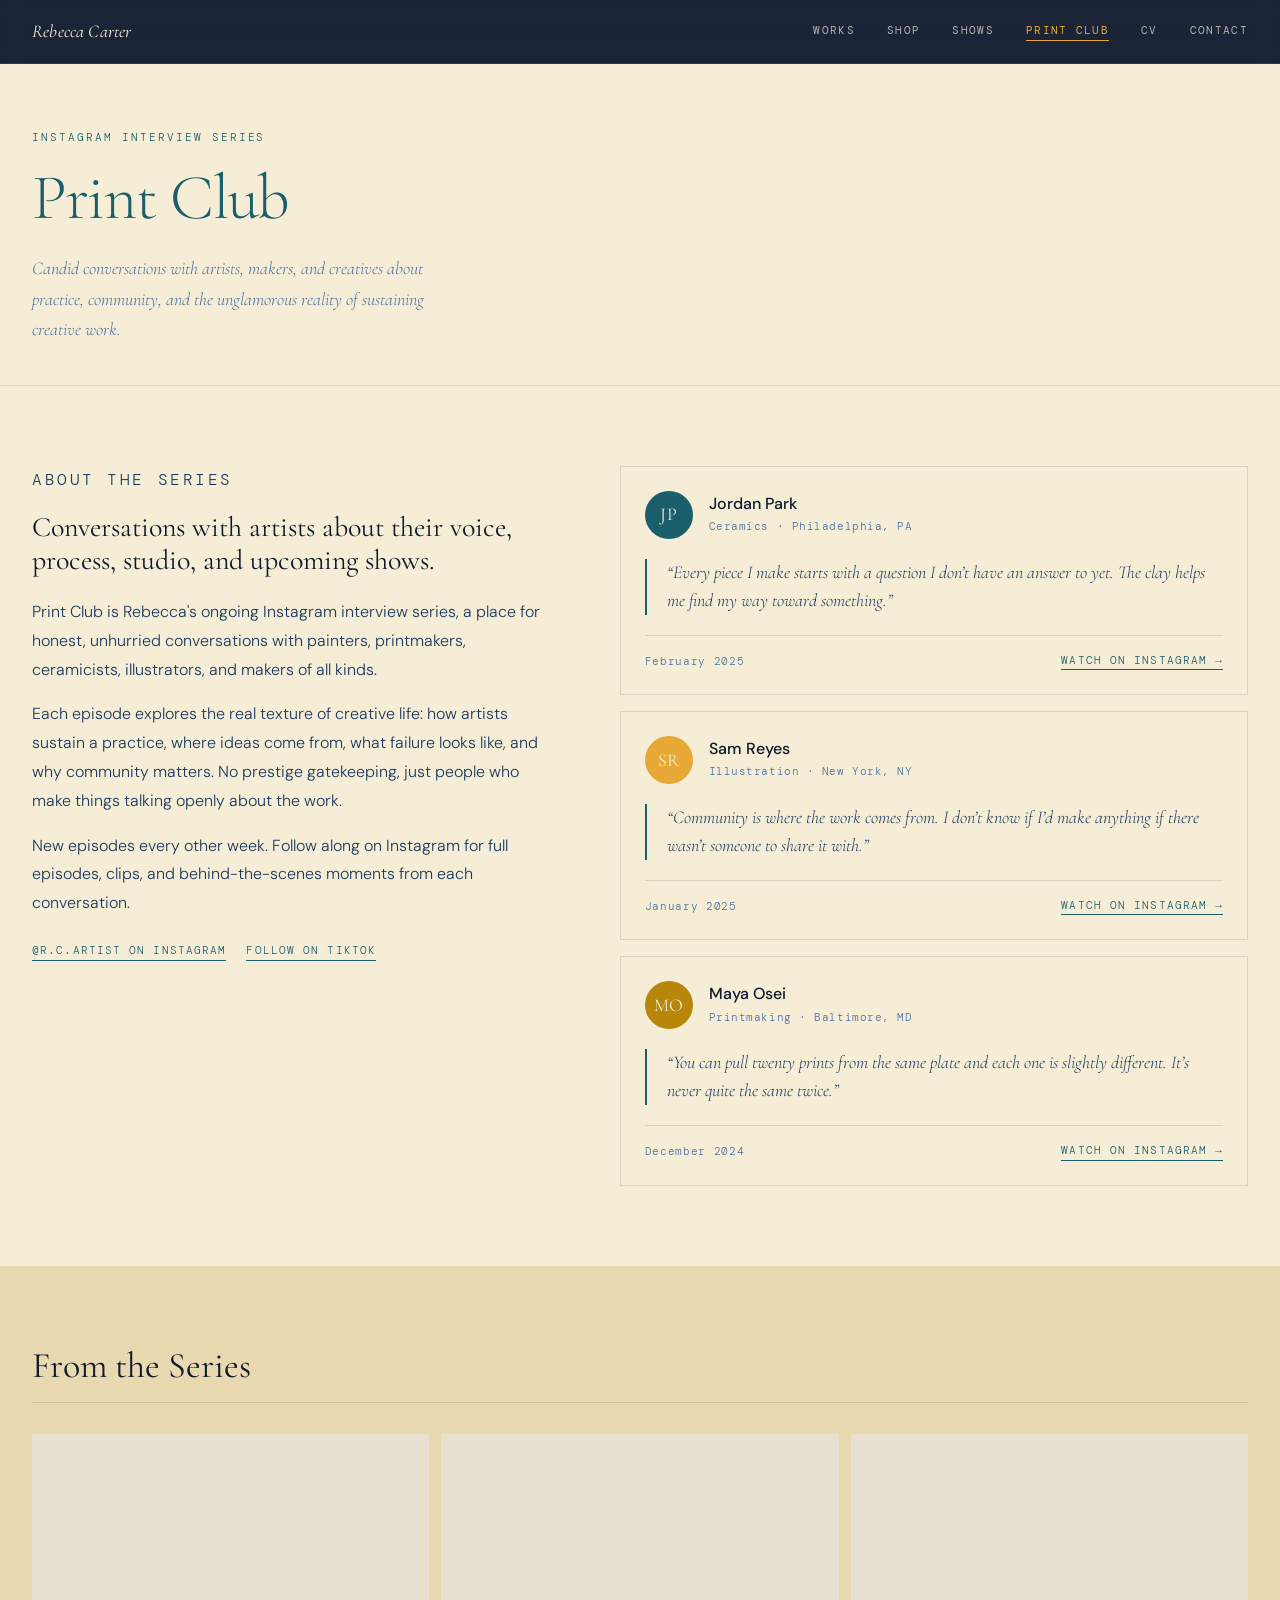
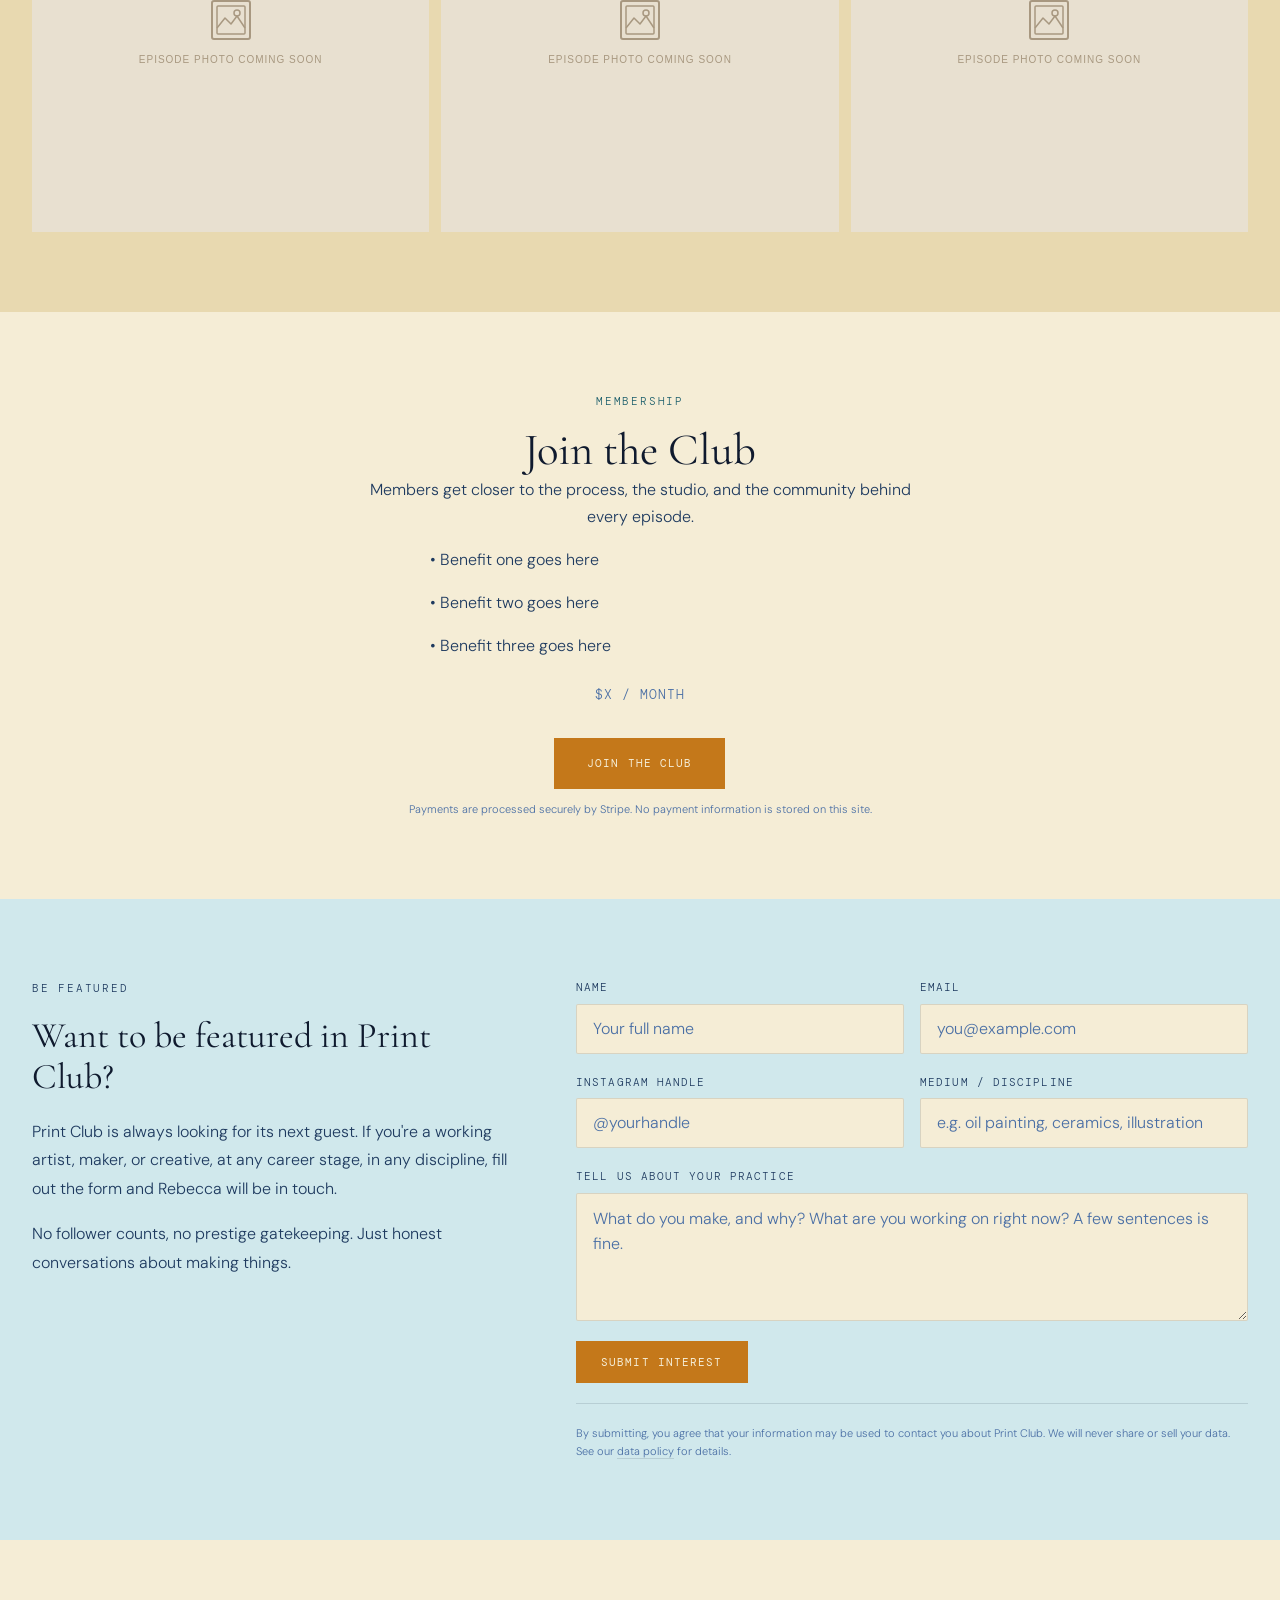
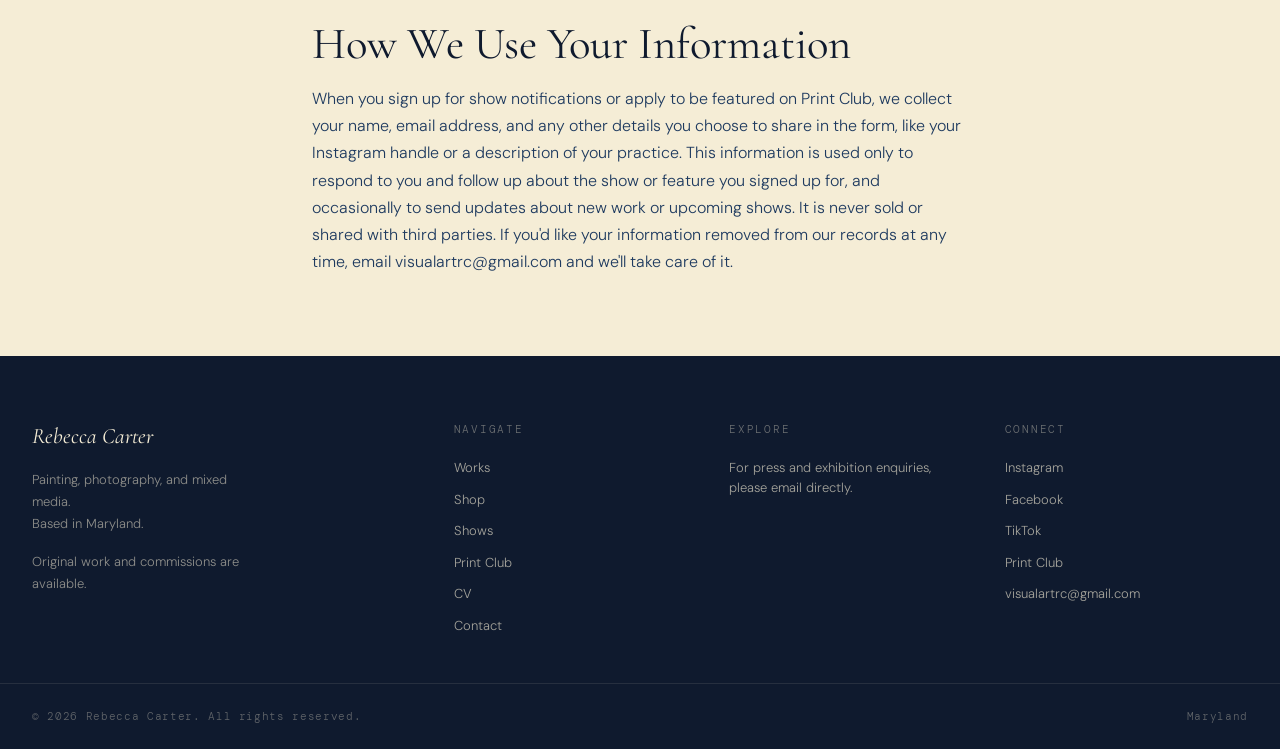
<file: pages/print-club.html>
<!DOCTYPE html>
<html lang="en">
<head>
  <meta charset="UTF-8" />
  <meta name="viewport" content="width=device-width, initial-scale=1.0" />
  <title>Rebecca Carter's Print Club</title>
  <meta name="description"
        content="Print Club is Rebecca Carter's ongoing Instagram interview series featuring candid conversations with artists, makers, and creatives about practice and community." />
  <link rel="stylesheet" href="../css/styles.css" />
</head>
<body>

  <div id="site-nav"></div>

  <main>

    <!-- ============================================================
         PAGE HERO — sage green accent
         ============================================================ -->
    <div class="pc-page-hero container">
      <p class="pc-page-hero__eyebrow reveal">Instagram Interview Series</p>
      <h1 class="reveal reveal-delay-1">Print Club</h1>
      <p class="pc-page-hero__lead reveal reveal-delay-2">
        Candid conversations with artists, makers, and creatives about practice,
        community, and the unglamorous reality of sustaining creative work.
      </p>
    </div>


    <!-- ============================================================
         INTERVIEWS + DESCRIPTION — two-column layout
         Interview cards are rendered from the INTERVIEWS array below.
         To add a new interview, append an object to that array.
         ============================================================ -->
    <section class="section" aria-labelledby="interviews-heading">
      <div class="container">
        <div class="pc-intro-layout">

          <!-- ── LEFT: description ───────────────────────────────── -->
          <div class="pc-description reveal">

            <p class="pc-description__eyebrow">About the Series</p>

            <h2 id="interviews-heading">
              Conversations with artists about their voice, process, studio, and upcoming shows.
            </h2>

            <!-- REWRITE PENDING: Rebecca will supply copy in her own words -->
            <p>
              Print Club is Rebecca's ongoing Instagram interview series, a place
              for honest, unhurried conversations with painters, printmakers,
              ceramicists, illustrators, and makers of all kinds.
            </p>

            <p>
              Each episode explores the real texture of creative life: how artists
              sustain a practice, where ideas come from, what failure looks like,
              and why community matters. No prestige gatekeeping, just people
              who make things talking openly about the work.
            </p>

            <p>
              New episodes every other week. Follow along on Instagram for full
              episodes, clips, and behind-the-scenes moments from each conversation.
            </p>
            <!-- /REWRITE PENDING -->

            <div style="display:flex; gap:var(--sp-5); flex-wrap:wrap;">
              <a
                href="https://www.instagram.com/r.c.artist/"
                target="_blank"
                rel="noopener noreferrer"
                class="pc-instagram-link"
                aria-label="Follow Rebecca Carter on Instagram at r.c.artist">
                @r.c.artist on Instagram
              </a>

              <a
                href="#"
                target="_blank"
                rel="noopener noreferrer"
                class="pc-instagram-link"
                aria-label="Follow Rebecca Carter on TikTok">
                <!-- SWAP: TikTok URL -->
                Follow on TikTok
              </a>
            </div>

          </div><!-- /pc-description -->

          <!-- ── RIGHT: interview cards (JS-rendered) ────────────── -->
          <div class="interview-list" id="interviewList" aria-label="Interview archive">
            <!-- Rendered from INTERVIEWS array in <script> below -->
          </div>

        </div>
      </div>
    </section>


    <!-- ============================================================
         EXAMPLE PHOTOS — a few example stills from the series
         ============================================================ -->
    <section class="section section--alt" aria-labelledby="examples-heading">
      <div class="container">

        <div class="section-header reveal">
          <h2 id="examples-heading">From the Series</h2>
        </div>

        <!-- SWAP: Print Club example photos -->
        <div class="artwork-grid artwork-grid--3">
          <div class="artwork-card">
            <div class="artwork-card__image">
              <div class="placeholder" style="background:#E8E0D0; flex-direction:column; gap:10px; color:#A89880;">
                <svg xmlns="http://www.w3.org/2000/svg" width="44" height="44" viewBox="0 0 44 44" fill="none" aria-hidden="true"><rect x="3" y="3" width="38" height="38" rx="2" stroke="#A89880" stroke-width="2"/><rect x="8" y="8" width="28" height="28" rx="1" stroke="#A89880" stroke-width="1.5"/><path d="M8 30 L16 20 L22 26 L28 18 L36 30" stroke="#A89880" stroke-width="1.5" fill="none" stroke-linejoin="round"/><circle cx="28" cy="15" r="3" stroke="#A89880" stroke-width="1.5"/></svg>
                <span style="font-size:10px; letter-spacing:0.1em; text-transform:uppercase; font-family:sans-serif;">Episode photo coming soon</span>
              </div>
            </div>
          </div>
          <div class="artwork-card">
            <div class="artwork-card__image">
              <div class="placeholder" style="background:#E8E0D0; flex-direction:column; gap:10px; color:#A89880;">
                <svg xmlns="http://www.w3.org/2000/svg" width="44" height="44" viewBox="0 0 44 44" fill="none" aria-hidden="true"><rect x="3" y="3" width="38" height="38" rx="2" stroke="#A89880" stroke-width="2"/><rect x="8" y="8" width="28" height="28" rx="1" stroke="#A89880" stroke-width="1.5"/><path d="M8 30 L16 20 L22 26 L28 18 L36 30" stroke="#A89880" stroke-width="1.5" fill="none" stroke-linejoin="round"/><circle cx="28" cy="15" r="3" stroke="#A89880" stroke-width="1.5"/></svg>
                <span style="font-size:10px; letter-spacing:0.1em; text-transform:uppercase; font-family:sans-serif;">Episode photo coming soon</span>
              </div>
            </div>
          </div>
          <div class="artwork-card">
            <div class="artwork-card__image">
              <div class="placeholder" style="background:#E8E0D0; flex-direction:column; gap:10px; color:#A89880;">
                <svg xmlns="http://www.w3.org/2000/svg" width="44" height="44" viewBox="0 0 44 44" fill="none" aria-hidden="true"><rect x="3" y="3" width="38" height="38" rx="2" stroke="#A89880" stroke-width="2"/><rect x="8" y="8" width="28" height="28" rx="1" stroke="#A89880" stroke-width="1.5"/><path d="M8 30 L16 20 L22 26 L28 18 L36 30" stroke="#A89880" stroke-width="1.5" fill="none" stroke-linejoin="round"/><circle cx="28" cy="15" r="3" stroke="#A89880" stroke-width="1.5"/></svg>
                <span style="font-size:10px; letter-spacing:0.1em; text-transform:uppercase; font-family:sans-serif;">Episode photo coming soon</span>
              </div>
            </div>
          </div>
        </div>

      </div>
    </section>


    <!-- ============================================================
         JOIN THE CLUB — membership section
         ============================================================ -->
    <section class="section" id="join" aria-labelledby="join-heading">
      <div class="container" style="max-width:640px; text-align:center;">

        <p class="pc-description__eyebrow reveal" style="justify-content:center;">Membership</p>

        <h2 id="join-heading" class="reveal reveal-delay-1">
          Join the Club
        </h2>

        <p class="reveal reveal-delay-2">
          Members get closer to the process, the studio, and the community behind
          every episode.
        </p>

        <div class="reveal reveal-delay-2"
             style="text-align:left; max-width:420px; margin-inline:auto; color:var(--ink-mid); line-height:1.8;">
          <!-- SWAP: benefits from Rebecca -->
          <p>&bull; Benefit one goes here</p>
          <p>&bull; Benefit two goes here</p>
          <p>&bull; Benefit three goes here</p>
        </div>

        <p class="reveal reveal-delay-3"
           style="font-family:var(--font-mono); font-size:var(--text-sm); letter-spacing:0.08em; text-transform:uppercase; color:var(--ink-light); margin-top:var(--sp-6);">
          <!-- SWAP: pricing -->
          $X / month
        </p>

        <a href="#"
           id="joinClubBtn"
           class="btn btn--filled-terra btn--lg reveal reveal-delay-3"
           style="margin-top:var(--sp-4);"
           aria-label="Join the Print Club">
          <!-- SWAP: payment link, e.g., Stripe payment link -->
          Join the Club
        </a>

        <p class="reveal reveal-delay-3" style="font-size:var(--text-xs); color:var(--ink-light); margin-top:var(--sp-3);">
          Payments are processed securely by Stripe. No payment information is stored on this site.
        </p>

      </div>
    </section>


    <!-- ============================================================
         ARTIST INTEREST FORM
         "Want to be featured in Print Club?"
         ============================================================ -->
    <section class="section pc-interest-section" id="apply"
             aria-labelledby="interest-heading">
      <div class="container">
        <div class="pc-interest-layout">

          <!-- Left: intro text -->
          <div class="pc-interest-intro reveal">
            <p class="pc-interest-intro__eyebrow">Be Featured</p>
            <h2 id="interest-heading">
              Want to be featured in Print Club?
            </h2>
            <p>
              Print Club is always looking for its next guest. If you're a working
              artist, maker, or creative, at any career stage, in any
              discipline, fill out the form and Rebecca will be in touch.
            </p>
            <p>
              No follower counts, no prestige gatekeeping. Just honest conversations
              about making things.
            </p>
          </div>

          <!-- Right: form -->
          <div class="reveal reveal-delay-1">

            <!--
              FORMSPREE SETUP
              ===============
              This form uses Formspree for zero-config form submissions.

              To connect it:
              1. Sign up at formspree.io (free tier: 50 submissions/month)
              2. Click "New Form" and give it a name, e.g. "Print Club Interest"
              3. Copy the endpoint URL — it looks like:
                   https://formspree.io/f/xabcdefg
              4. Replace YOUR_FORM_ID in the action attribute below with
                 the ID from that URL (just the "xabcdefg" part):
                   action="https://formspree.io/f/xabcdefg"
              5. Formspree will email Rebecca with each submission.

              Alternative: swap the action for any serverless endpoint
              (Netlify Forms, AWS Lambda, etc.)
            -->
            <form
              class="form"
              id="interestForm"
              action="https://formspree.io/f/YOUR_FORM_ID"
              method="POST"
              novalidate>

              <input type="hidden" name="_subject" value="Print Club Artist Interest" />
              <input type="text"   name="_gotcha"  style="display:none" tabindex="-1" />

              <div class="form-row-2">
                <div class="form-group">
                  <label class="form-label" for="pcName">Name</label>
                  <input
                    class="form-input"
                    type="text"
                    id="pcName"
                    name="name"
                    autocomplete="name"
                    placeholder="Your full name"
                    required />
                </div>
                <div class="form-group">
                  <label class="form-label" for="pcEmail">Email</label>
                  <input
                    class="form-input"
                    type="email"
                    id="pcEmail"
                    name="email"
                    autocomplete="email"
                    placeholder="you@example.com"
                    required />
                </div>
              </div>

              <div class="form-row-2">
                <div class="form-group">
                  <label class="form-label" for="pcInstagram">Instagram Handle</label>
                  <input
                    class="form-input"
                    type="text"
                    id="pcInstagram"
                    name="instagram"
                    placeholder="@yourhandle"
                    autocomplete="off" />
                </div>
                <div class="form-group">
                  <label class="form-label" for="pcMedium">Medium / Discipline</label>
                  <input
                    class="form-input"
                    type="text"
                    id="pcMedium"
                    name="medium"
                    placeholder="e.g. oil painting, ceramics, illustration"
                    required />
                </div>
              </div>

              <div class="form-group">
                <label class="form-label" for="pcPractice">Tell us about your practice</label>
                <textarea
                  class="form-textarea"
                  id="pcPractice"
                  name="practice"
                  placeholder="What do you make, and why? What are you working on right now? A few sentences is fine."
                  required></textarea>
              </div>

              <button
                type="submit"
                class="btn btn--filled-terra"
                style="align-self:flex-start;">
                Submit Interest
              </button>

            </form>

            <p class="legal-disclaimer" style="margin-top:var(--sp-5);">
              By submitting, you agree that your information may be used to contact
              you about Print Club. We will never share or sell your data. See our
              <a href="#legal">data policy</a> for details.
            </p>

          </div><!-- /form column -->

        </div>
      </div>
    </section>


    <!-- ============================================================
         DATA / PRIVACY DISCLAIMER
         Linked from this page's artist sign-up form and from the
         "Stay in the Loop" newsletter form on the Shows page.
         ============================================================ -->
    <section class="section" id="legal" aria-labelledby="legal-heading">
      <div class="container" style="max-width:720px;">

        <h2 id="legal-heading" class="reveal" style="margin-bottom:var(--sp-4);">
          How We Use Your Information
        </h2>

        <p class="reveal">
          When you sign up for show notifications or apply to be featured on Print
          Club, we collect your name, email address, and any other details you
          choose to share in the form, like your Instagram handle or a description
          of your practice. This information is used only to respond to you and
          follow up about the show or feature you signed up for, and occasionally
          to send updates about new work or upcoming shows. It is never sold or
          shared with third parties. If you'd like your information removed from
          our records at any time, email
          <a href="mailto:visualartrc@gmail.com">visualartrc@gmail.com</a> and
          we'll take care of it.
        </p>

      </div>
    </section>


  </main>

  <div id="site-footer"></div>
  <script src="../js/main.js"></script>
  <script src="../data/paymentLinks.js"></script>

  <script>
  (function () {
    'use strict';

    /* Populated by fetch() below from ../data/printClubEpisodes.json
       before renderInterviews() runs. To add a new episode, edit that
       file, not this one. */
    var INTERVIEWS = [];

    /* Avatar colors — cycle by index */
    var AVATAR_COLORS = [
      'var(--sage)',
      'var(--terra-light)',
      'var(--gold)',
    ];

    /* Safe HTML encoding */
    function esc(s) {
      return String(s)
        .replace(/&/g, '&amp;')
        .replace(/</g, '&lt;')
        .replace(/>/g, '&gt;')
        .replace(/"/g, '&quot;');
    }

    /* Safe href — only allow http/https URLs */
    function safeHref(url) {
      if (!url) return '#';
      return /^https?:\/\//i.test(url) ? url : '#';
    }

    /* Render all interview cards */
    function renderInterviews() {
      var list = document.getElementById('interviewList');
      if (!list) return;

      list.innerHTML = INTERVIEWS.map(function (iv, i) {
        var color   = AVATAR_COLORS[i % AVATAR_COLORS.length];
        var avatar  = iv.image
          ? '<img class="avatar-circle" style="object-fit:cover;" src="../' + esc(iv.image.replace(/^\/+/, '')) + '" alt="' + esc(iv.name) + '" />'
          : '<div class="avatar-circle" style="background-color:' + color + ';" aria-hidden="true">' + esc(iv.initials) + '</div>';
        return (
          '<article class="interview-card">' +
            '<div class="interview-card__header">' +
              avatar +
              '<div>' +
                '<p class="interview-card__name">'       + esc(iv.name)                         + '</p>' +
                '<p class="interview-card__medium-loc">' + esc(iv.medium) + ' &middot; ' + esc(iv.location) + '</p>' +
              '</div>' +
            '</div>' +
            '<blockquote class="interview-card__quote">' +
              '&ldquo;' + esc(iv.quote) + '&rdquo;' +
            '</blockquote>' +
            '<div class="interview-card__footer">' +
              '<span class="interview-card__date">' + esc(iv.date) + '</span>' +
              '<a href="' + esc(safeHref(iv.instagramUrl)) + '" ' +
                'target="_blank" rel="noopener noreferrer" ' +
                'class="interview-card__watch" ' +
                'aria-label="Watch ' + esc(iv.name) + ' interview on Instagram">' +
                'Watch on Instagram &rarr;' +
              '</a>' +
            '</div>' +
          '</article>'
        );
      }).join('');
    }

    /* Interest form — async POST to Formspree */
    function initInterestForm() {
      var form = document.getElementById('interestForm');
      if (!form) return;

      form.addEventListener('submit', async function (e) {
        e.preventDefault();
        var btn      = form.querySelector('[type="submit"]');
        var origText = btn.textContent;
        btn.textContent = 'Sending…';
        btn.disabled    = true;

        try {
          var res = await fetch(form.action, {
            method:  'POST',
            headers: { Accept: 'application/json' },
            body:    new FormData(form),
          });

          if (res.ok) {
            form.innerHTML =
              '<p style="font-family:\'Cormorant Garamond\',Georgia,serif;' +
              'font-style:italic;font-size:clamp(1.25rem,2.5vw,1.5rem);' +
              'color:var(--ink);line-height:1.4;">' +
              'Thank you. Rebecca will be in touch if your practice is a good fit for an upcoming episode.' +
              '</p>';
          } else {
            throw new Error('failed');
          }
        } catch (_) {
          var errEl = form.querySelector('.js-interest-err');
          if (!errEl) {
            errEl           = document.createElement('p');
            errEl.className = 'js-interest-err';
            errEl.style.cssText =
              'color:var(--terra);font-size:var(--text-sm);margin-top:var(--sp-3);';
            form.appendChild(errEl);
          }
          errEl.textContent =
            'Something went wrong. Please try again or email hello@rebeccacarter.art.';
          btn.textContent = origText;
          btn.disabled    = false;
        }
      });
    }

    /* Wire the "Join the Club" button to the Print Club membership
       Stripe Payment Link (PAYMENT_LINKS.printClubMembership, from
       ../data/paymentLinks.js), falling back to a contact email when
       no link exists yet. */
    function initJoinClubButton() {
      var btn = document.getElementById('joinClubBtn');
      if (!btn) return;

      var link = (typeof PAYMENT_LINKS !== 'undefined') ? PAYMENT_LINKS.printClubMembership : null;

      if (link) {
        btn.href = link;
        btn.target = '_blank';
        btn.rel = 'noopener noreferrer';
      } else {
        btn.href = 'mailto:visualartrc@gmail.com?subject=' + encodeURIComponent('Print Club membership');
        btn.removeAttribute('target');
        btn.removeAttribute('rel');
      }
    }

    document.addEventListener('DOMContentLoaded', async function () {
      try {
        var res  = await fetch('../data/printClubEpisodes.json');
        var json = await res.json();
        INTERVIEWS = json.episodes || [];
      } catch (err) {
        INTERVIEWS = [];
      }

      renderInterviews();
      initInterestForm();
      initJoinClubButton();
    });

  })();
  </script>

</body>
</html>
</file>
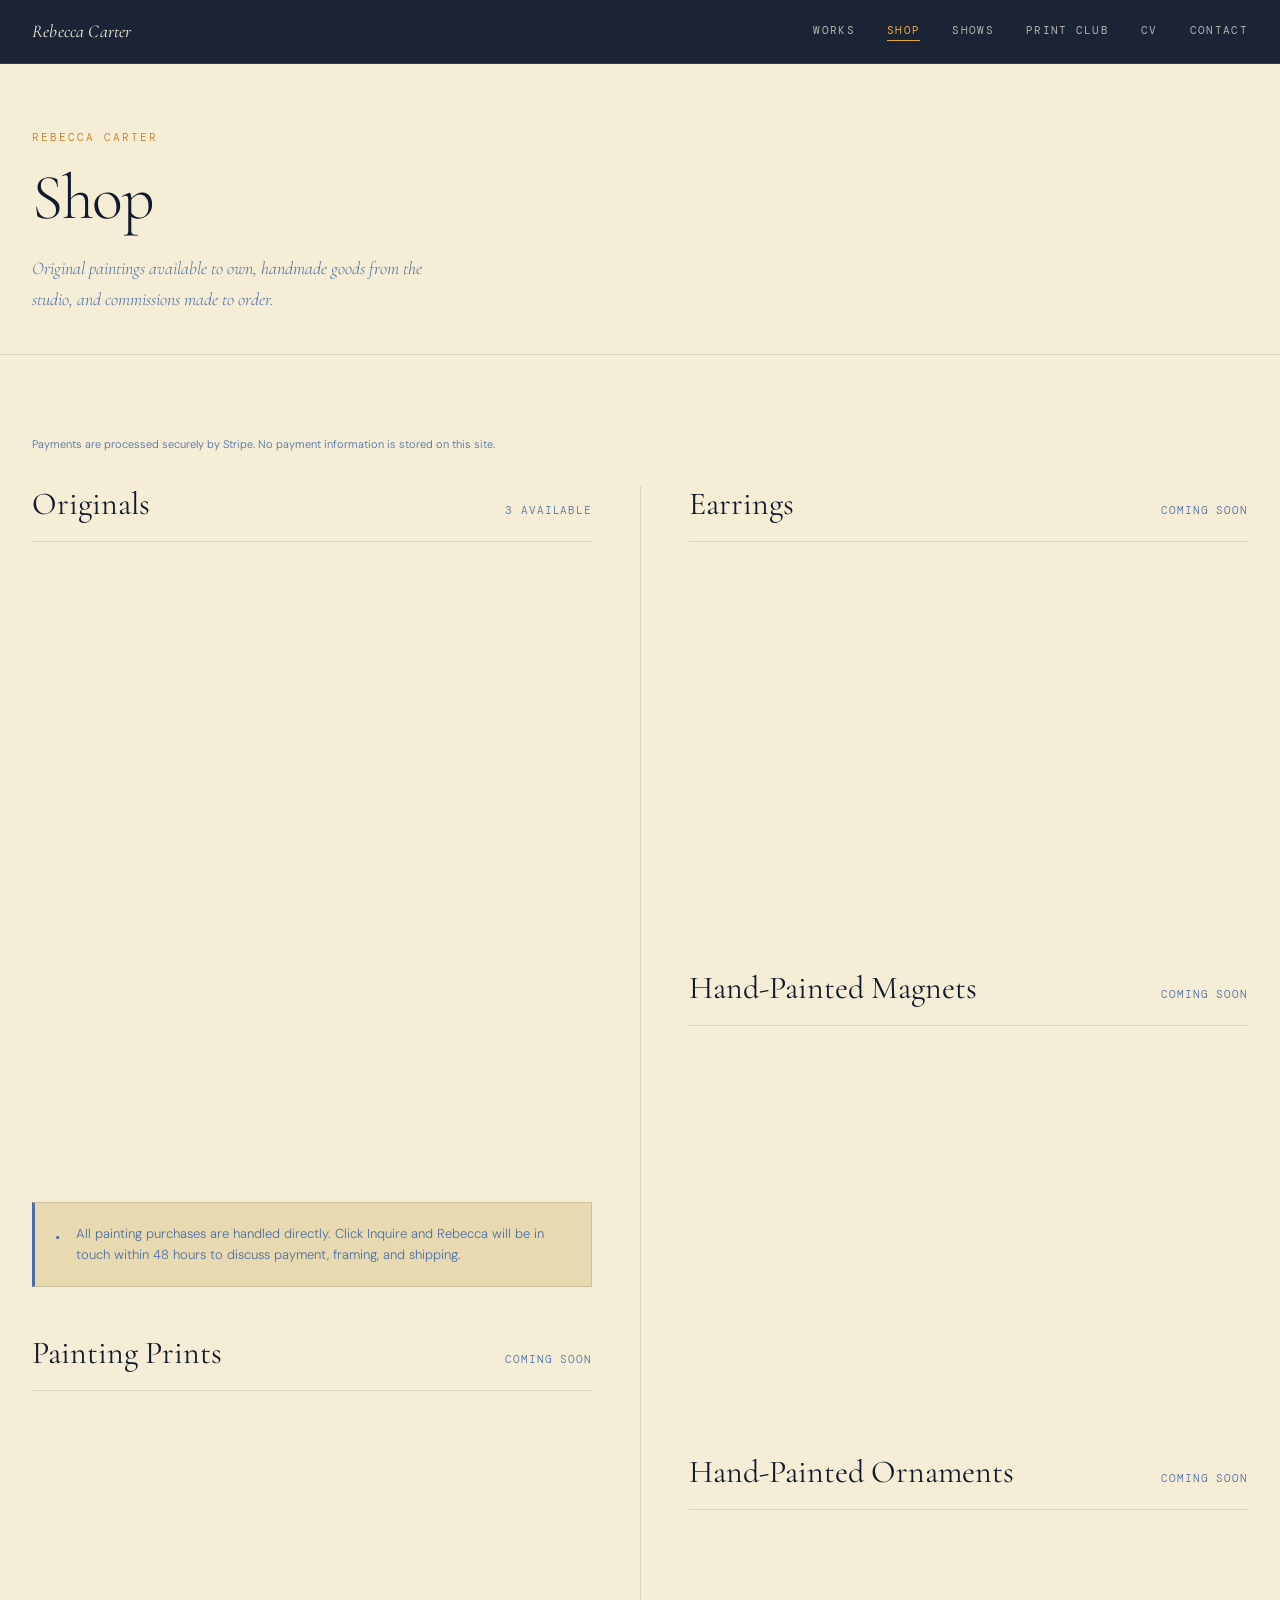
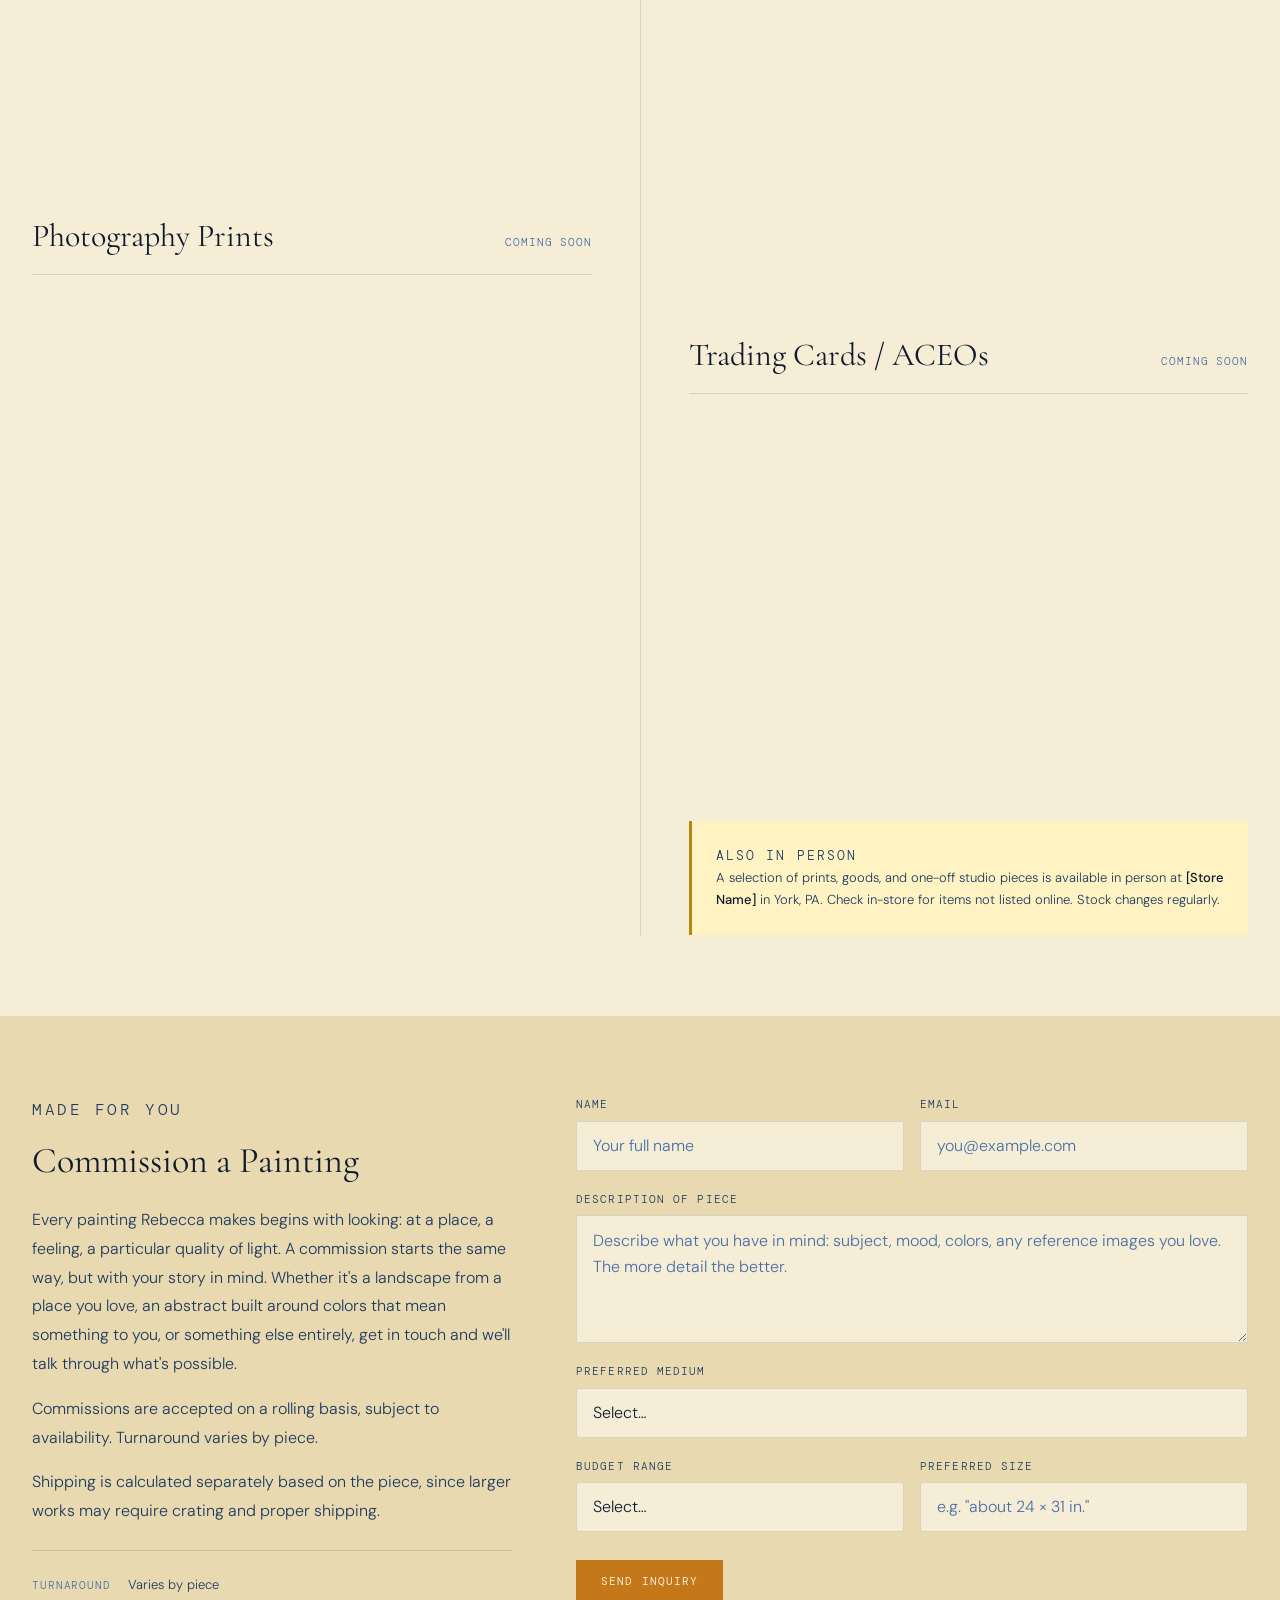
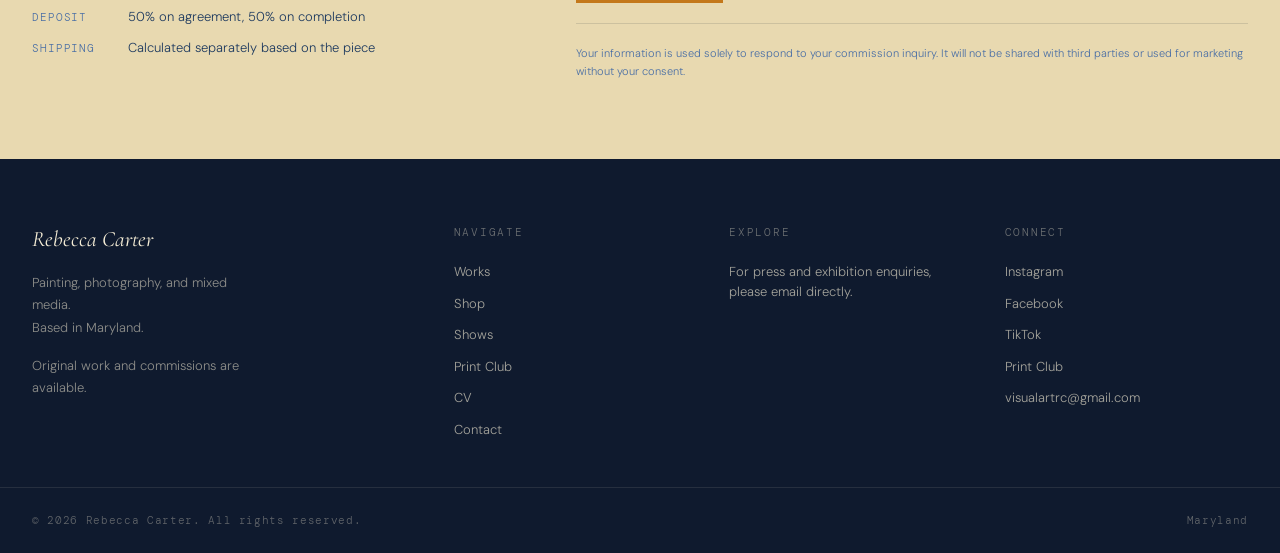
<file: pages/shop.html>
<!DOCTYPE html>
<html lang="en">
<head>
  <meta charset="UTF-8" />
  <meta name="viewport" content="width=device-width, initial-scale=1.0" />
  <title>Rebecca Carter's Shop</title>
  <meta name="description"
        content="Purchase original paintings and handmade crafts by Rebecca Carter, or commission a painting made just for you." />
  <link rel="stylesheet" href="../css/styles.css" />
</head>
<body>

  <div id="site-nav"></div>

  <main>

    <!-- ============================================================
         PAGE HERO
         ============================================================ -->
    <div class="shop-page-hero container">
      <p class="shop-page-hero__eyebrow reveal">Rebecca Carter</p>
      <h1 class="reveal reveal-delay-1">Shop</h1>
      <p class="shop-page-hero__lead reveal reveal-delay-2">
        Original paintings available to own, handmade goods from the studio,
        and commissions made to order.
      </p>
    </div>


    <!-- ============================================================
         TWO-COLUMN PRODUCT LAYOUT
         ============================================================ -->
    <section class="section" aria-label="Products">
      <div class="container">

        <p class="reveal" style="font-size:var(--text-xs); color:var(--ink-light); margin-bottom:var(--sp-8);">
          Payments are processed securely by Stripe. No payment information is stored on this site.
        </p>

        <div class="shop-columns">


          <!-- ── LEFT COLUMN: Originals, Painting Prints, Photography Prints ── -->
          <div class="shop-col shop-col--left">

            <div class="shop-col__header">
              <h2>Originals</h2>
              <span class="shop-col__count" id="originalsCount"></span>
            </div>

            <!--
              Rendered from ../data/paintings.json (category: "originals")
              by the script near the bottom of this page. To add, edit, or
              remove a painting, update that file only.
            -->
            <div role="list" id="originalsList"></div>

            <!-- Note below the Originals list -->
            <p class="shop-col__note reveal">
              All painting purchases are handled directly. Click Inquire and
              Rebecca will be in touch within 48 hours to discuss payment,
              framing, and shipping.
            </p>

            <div class="shop-col__header" style="margin-top:var(--sp-12);">
              <h2>Painting Prints</h2>
              <span class="shop-col__count" id="count-paintingPrints"></span>
            </div>

            <!-- Rendered from ../data/shopProducts.json (category: "paintingPrints") -->
            <div role="list" id="products-paintingPrints"></div>

            <div class="shop-col__header" style="margin-top:var(--sp-12);">
              <h2>Photography Prints</h2>
              <span class="shop-col__count" id="count-photographyPrints"></span>
            </div>

            <!-- Rendered from ../data/shopProducts.json (category: "photographyPrints") -->
            <div role="list" id="products-photographyPrints"></div>

          </div><!-- /shop-col--left -->


          <!-- ── RIGHT COLUMN: Earrings, Magnets, Ornaments, Trading Cards/ACEOs ── -->
          <div class="shop-col shop-col--right">

            <div class="shop-col__header">
              <h2>Earrings</h2>
              <span class="shop-col__count" id="count-earrings"></span>
            </div>

            <!-- Rendered from ../data/shopProducts.json (category: "earrings") -->
            <div role="list" id="products-earrings"></div>

            <div class="shop-col__header" style="margin-top:var(--sp-12);">
              <h2>Hand-Painted Magnets</h2>
              <span class="shop-col__count" id="count-handPaintedMagnets"></span>
            </div>

            <!-- Rendered from ../data/shopProducts.json (category: "handPaintedMagnets") -->
            <div role="list" id="products-handPaintedMagnets"></div>

            <div class="shop-col__header" style="margin-top:var(--sp-12);">
              <h2>Hand-Painted Ornaments</h2>
              <span class="shop-col__count" id="count-handPaintedOrnaments"></span>
            </div>

            <!-- Rendered from ../data/shopProducts.json (category: "handPaintedOrnaments") -->
            <div role="list" id="products-handPaintedOrnaments"></div>

            <div class="shop-col__header" style="margin-top:var(--sp-12);">
              <h2>Trading Cards / ACEOs</h2>
              <span class="shop-col__count" id="count-tradingCardsAceos"></span>
            </div>

            <!-- Rendered from ../data/shopProducts.json (category: "tradingCardsAceos") -->
            <div role="list" id="products-tradingCardsAceos"></div>

            <!-- In-store availability banner -->
            <div class="in-store-banner reveal" style="margin-top:var(--sp-12);">
              <p class="in-store-banner__label">Also in person</p>
              <p>
                A selection of prints, goods, and one-off studio pieces is available
                in person at <strong>[Store Name]</strong> in York, PA.
                Check in-store for items not listed online. Stock changes regularly.
              </p>
            </div>

          </div><!-- /shop-col--right -->

        </div><!-- /shop-columns -->
      </div>
    </section>


    <!-- ============================================================
         COMMISSION A PAINTING
         ============================================================ -->
    <section class="section commission-section" id="commission"
             aria-labelledby="commission-heading">
      <div class="container">
        <div class="commission-layout">

          <!-- Left: intro -->
          <div class="commission-intro">
            <p class="commission-intro__eyebrow reveal">Made for you</p>

            <h2 id="commission-heading" class="reveal reveal-delay-1">
              Commission a Painting
            </h2>

            <p class="reveal reveal-delay-2">
              Every painting Rebecca makes begins with looking: at a place, a feeling,
              a particular quality of light. A commission starts the same way, but with
              your story in mind. Whether it's a landscape from a place you love, an
              abstract built around colors that mean something to you, or something
              else entirely, get in touch and we'll talk through what's possible.
            </p>

            <p class="reveal reveal-delay-2">
              Commissions are accepted on a rolling basis, subject to availability.
              Turnaround varies by piece.
            </p>

            <p class="reveal reveal-delay-2">
              Shipping is calculated separately based on the piece, since larger
              works may require crating and proper shipping.
            </p>

            <dl class="commission-details reveal reveal-delay-3">
              <div class="commission-detail-row">
                <dt>Turnaround</dt>
                <dd>Varies by piece</dd>
              </div>
              <div class="commission-detail-row">
                <dt>Deposit</dt>
                <dd>50% on agreement, 50% on completion</dd>
              </div>
              <div class="commission-detail-row">
                <dt>Shipping</dt>
                <dd>Calculated separately based on the piece</dd>
              </div>
            </dl>
          </div>

          <!-- Right: form -->
          <div class="reveal reveal-delay-1">

            <!--
              COMMISSION FORM — uses Formspree for submission.
              Setup:
              1. Sign up at formspree.io
              2. Create a new form and copy the endpoint
              3. Replace "YOUR_FORM_ID" in the action attribute
              Alternatively, replace with your own serverless function endpoint.
            -->
            <form
              class="form"
              id="commissionForm"
              action="https://formspree.io/f/YOUR_FORM_ID"
              method="POST"
              novalidate>

              <!-- Hidden fields for Formspree -->
              <input type="hidden" name="_subject" value="Commission Inquiry" />
              <input type="text"   name="_gotcha"  style="display:none" tabindex="-1" />

              <div class="form-row-2">
                <div class="form-group">
                  <label class="form-label" for="commName">Name</label>
                  <input
                    class="form-input"
                    type="text"
                    id="commName"
                    name="name"
                    autocomplete="name"
                    placeholder="Your full name"
                    required />
                </div>
                <div class="form-group">
                  <label class="form-label" for="commEmail">Email</label>
                  <input
                    class="form-input"
                    type="email"
                    id="commEmail"
                    name="email"
                    autocomplete="email"
                    placeholder="you@example.com"
                    required />
                </div>
              </div>

              <div class="form-group">
                <label class="form-label" for="commDesc">Description of piece</label>
                <textarea
                  class="form-textarea"
                  id="commDesc"
                  name="description"
                  placeholder="Describe what you have in mind: subject, mood, colors, any reference images you love. The more detail the better."
                  required></textarea>
              </div>

              <div class="form-group">
                <label class="form-label" for="commMedium">Preferred medium</label>
                <select class="form-select" id="commMedium" name="medium" required>
                  <option value="">Select&hellip;</option>
                  <option value="watercolor">Watercolor</option>
                  <option value="acrylic">Acrylic</option>
                  <option value="mixed">Mixed media</option>
                  <option value="not-sure">Not sure yet</option>
                </select>
              </div>

              <div class="form-row-2">
                <div class="form-group">
                  <label class="form-label" for="commBudget">Budget range</label>
                  <select class="form-select" id="commBudget" name="budget" required>
                    <option value="">Select&hellip;</option>
                    <option value="under-200">Under $200</option>
                    <option value="200-500">$200 &ndash; $500</option>
                    <option value="500-1000">$500 &ndash; $1,000</option>
                    <option value="1000-plus">$1,000+</option>
                  </select>
                </div>
                <div class="form-group">
                  <label class="form-label" for="commSize">Preferred size</label>
                  <input
                    class="form-input"
                    type="text"
                    id="commSize"
                    name="size"
                    placeholder='e.g. "about 24 × 31 in."' />
                </div>
              </div>

              <button
                type="submit"
                class="btn btn--filled-terra"
                style="align-self:flex-start; margin-top:var(--sp-2);">
                Send Inquiry
              </button>

            </form>

            <!-- Legal disclaimer -->
            <p class="legal-disclaimer" style="margin-top:var(--sp-5);">
              Your information is used solely to respond to your commission inquiry.
              It will not be shared with third parties or used for marketing without
              your consent.
            </p>

          </div><!-- /form column -->
        </div>
      </div>
    </section>


  </main>

  <div id="site-footer"></div>
  <script src="../js/main.js"></script>
  <script src="../data/paymentLinks.js"></script>

  <script>
  (function () {
    'use strict';

    function esc(s) {
      return String(s)
        .replace(/&/g, '&amp;')
        .replace(/</g, '&lt;')
        .replace(/>/g, '&gt;')
        .replace(/"/g, '&quot;');
    }

    const PLACEHOLDER_SVG = '<svg xmlns="http://www.w3.org/2000/svg" width="44" height="44" viewBox="0 0 44 44" fill="none" aria-hidden="true"><rect x="3" y="3" width="38" height="38" rx="2" stroke="#A89880" stroke-width="2"/><rect x="8" y="8" width="28" height="28" rx="1" stroke="#A89880" stroke-width="1.5"/><path d="M8 30 L16 20 L22 26 L28 18 L36 30" stroke="#A89880" stroke-width="1.5" fill="none" stroke-linejoin="round"/><circle cx="28" cy="15" r="3" stroke="#A89880" stroke-width="1.5"/></svg>';

    function placeholderBlock(label) {
      return '<div class="placeholder" style="background:#E8E0D0; flex-direction:column; gap:10px; color:#A89880;">' +
        PLACEHOLDER_SVG +
        '<span style="font-size:10px; letter-spacing:0.1em; text-transform:uppercase; font-family:sans-serif;">' + esc(label) + '</span></div>';
    }

    /* One .painting-product article for the Originals column */
    function originalHtml(p) {
      const imgHtml = p.image
        ? '<img src="../' + esc(p.image.replace(/^\/+/, '')) + '" alt="' + esc(p.title) + '" loading="lazy" />'
        : placeholderBlock('Artwork photo coming soon');
      const dims = [p.dimensions, p.year].filter(Boolean).join('  &middot;  ');
      const subject = encodeURIComponent('Inquiry: ' + p.title);
      return (
        '<article class="painting-product reveal" role="listitem">' +
          '<div class="painting-product__image">' + imgHtml + '</div>' +
          '<div class="painting-product__info">' +
            '<h3 class="painting-product__title">' + esc(p.title) + '</h3>' +
            '<p class="painting-product__medium">' + esc(p.medium || '') + '</p>' +
            '<p class="painting-product__dimensions">' + dims + '</p>' +
            '<p class="painting-product__price">' + esc(p.price || '') + '</p>' +
            '<a href="mailto:visualartrc@gmail.com?subject=' + subject + '" class="btn btn--terra btn--sm" ' +
              'aria-label="Inquire to purchase ' + esc(p.title) + '">' +
              'Inquire to Purchase' +
            '</a>' +
          '</div>' +
        '</article>'
      );
    }

    /* One .painting-product tile for a shopProducts.json category, or a
       generic "coming soon" tile (matching the pre-CMS placeholder design)
       when that category has no real products yet. */
    function productHtml(p, categoryLabel, paymentKey) {
      const title  = p ? p.name  : categoryLabel;
      const price  = p ? p.price : '';
      const desc   = p ? (p.description || '') : 'Coming soon';
      const imgHtml = (p && p.image)
        ? '<img src="../' + esc(p.image.replace(/^\/+/, '')) + '" alt="' + esc(title) + '" loading="lazy" />'
        : placeholderBlock((p ? title : categoryLabel) + ' coming soon');

      return (
        '<article class="painting-product reveal" role="listitem">' +
          '<div class="painting-product__image">' + imgHtml + '</div>' +
          '<div class="painting-product__info">' +
            '<h3 class="painting-product__title">' + esc(title) + '</h3>' +
            '<p class="painting-product__medium">' + esc(price || desc) + '</p>' +
            '<a href="#" class="btn btn--sm js-buy-btn" data-payment-key="' + esc(paymentKey) + '" data-product-name="' + esc(title) + '">' +
              'Buy' +
            '</a>' +
          '</div>' +
        '</article>'
      );
    }

    const SHOP_CATEGORIES = [
      { key: 'paintingPrints',        label: 'Painting Prints'        },
      { key: 'photographyPrints',     label: 'Photography Prints'     },
      { key: 'earrings',              label: 'Earrings'               },
      { key: 'handPaintedMagnets',    label: 'Hand-Painted Magnets'   },
      { key: 'handPaintedOrnaments',  label: 'Hand-Painted Ornaments' },
      { key: 'tradingCardsAceos',     label: 'Trading Cards / ACEOs'  },
    ];

    async function renderShop() {
      let paintings = [];
      let products  = [];

      try {
        const [paintingsRes, productsRes] = await Promise.all([
          fetch('../data/paintings.json'),
          fetch('../data/shopProducts.json'),
        ]);
        paintings = (await paintingsRes.json()).paintings || [];
        products  = (await productsRes.json()).products  || [];
      } catch (err) {
        paintings = [];
        products  = [];
      }

      /* Originals: only paintings explicitly marked inShop (not every
         original painting on the Works page is necessarily for sale here) */
      const originals = paintings.filter(p => p.category === 'originals' && p.inShop === true);
      document.getElementById('originalsList').innerHTML = originals.map(originalHtml).join('');
      document.getElementById('originalsCount').textContent = originals.length + ' available';

      /* Each shopProducts.json category */
      SHOP_CATEGORIES.forEach(({ key, label }) => {
        const listEl  = document.getElementById('products-' + key);
        const countEl = document.getElementById('count-' + key);
        if (!listEl) return;

        const items = products.filter(p => p.category === key && p.available !== false);

        if (items.length > 0) {
          listEl.innerHTML  = items.map(p => productHtml(p, label, key)).join('');
          countEl.textContent = items.length + ' available';
        } else {
          listEl.innerHTML  = productHtml(null, label, key) + productHtml(null, label, key);
          countEl.textContent = 'Coming soon';
        }
      });

      /* Wire "Buy" buttons to Stripe Payment Links (PAYMENT_LINKS, from
         ../data/paymentLinks.js), falling back to the contact-to-purchase
         flow when no link exists yet for that category. */
      document.querySelectorAll('.js-buy-btn').forEach(function (btn) {
        var key  = btn.dataset.paymentKey;
        var link = (typeof PAYMENT_LINKS !== 'undefined') ? PAYMENT_LINKS[key] : null;

        if (link) {
          btn.href = link;
          btn.target = '_blank';
          btn.rel = 'noopener noreferrer';
          btn.textContent = 'Buy';
        } else {
          var name = btn.dataset.productName || 'this item';
          btn.href = 'mailto:visualartrc@gmail.com?subject=' + encodeURIComponent('Inquiry: ' + name);
          btn.removeAttribute('target');
          btn.removeAttribute('rel');
          btn.textContent = 'Inquire to Purchase';
        }
      });
    }

    renderShop();

    /* Commission form — intercept submit, POST via fetch to Formspree */
    const form = document.getElementById('commissionForm');
    if (!form) return;

    form.addEventListener('submit', async (e) => {
      e.preventDefault();

      const btn = form.querySelector('[type="submit"]');
      const originalText = btn.textContent;
      btn.textContent = 'Sending…';
      btn.disabled    = true;

      try {
        const res = await fetch(form.action, {
          method:  'POST',
          headers: { Accept: 'application/json' },
          body:    new FormData(form),
        });

        if (res.ok) {
          /* Show success state */
          form.closest('.commission-layout').innerHTML = `
            <div style="grid-column:1/-1; text-align:center; padding-block:var(--sp-16);">
              <p style="
                font-family:'Cormorant Garamond',Georgia,serif;
                font-style:italic;
                font-size:clamp(1.5rem,3vw,2.25rem);
                color:var(--ink);
                line-height:1.3;
                margin-bottom:var(--sp-6);">
                Thank you. I&rsquo;ll be in touch<br/>within 48 hours.
              </p>
              <p style="font-size:var(--text-sm);color:var(--ink-light);">
                In the meantime, feel free to browse the
                <a href="portfolio.html" style="border-bottom:1px solid var(--border-color);">portfolio</a>.
              </p>
            </div>`;
        } else {
          /* Formspree returned an error */
          const data = await res.json().catch(() => ({}));
          throw new Error(data.error || 'Submission failed');
        }
      } catch (err) {
        /* Show inline error without destroying the form */
        let errEl = form.querySelector('.js-form-error');
        if (!errEl) {
          errEl = document.createElement('p');
          errEl.className = 'js-form-error';
          errEl.style.cssText =
            'color:var(--terra);font-size:var(--text-sm);margin-top:var(--sp-3);';
          form.appendChild(errEl);
        }
        errEl.textContent =
          'Something went wrong. Please try again or email visualartrc@gmail.com directly.';
        btn.textContent = originalText;
        btn.disabled    = false;
      }
    });

  })();
  </script>

</body>
</html>
</file>
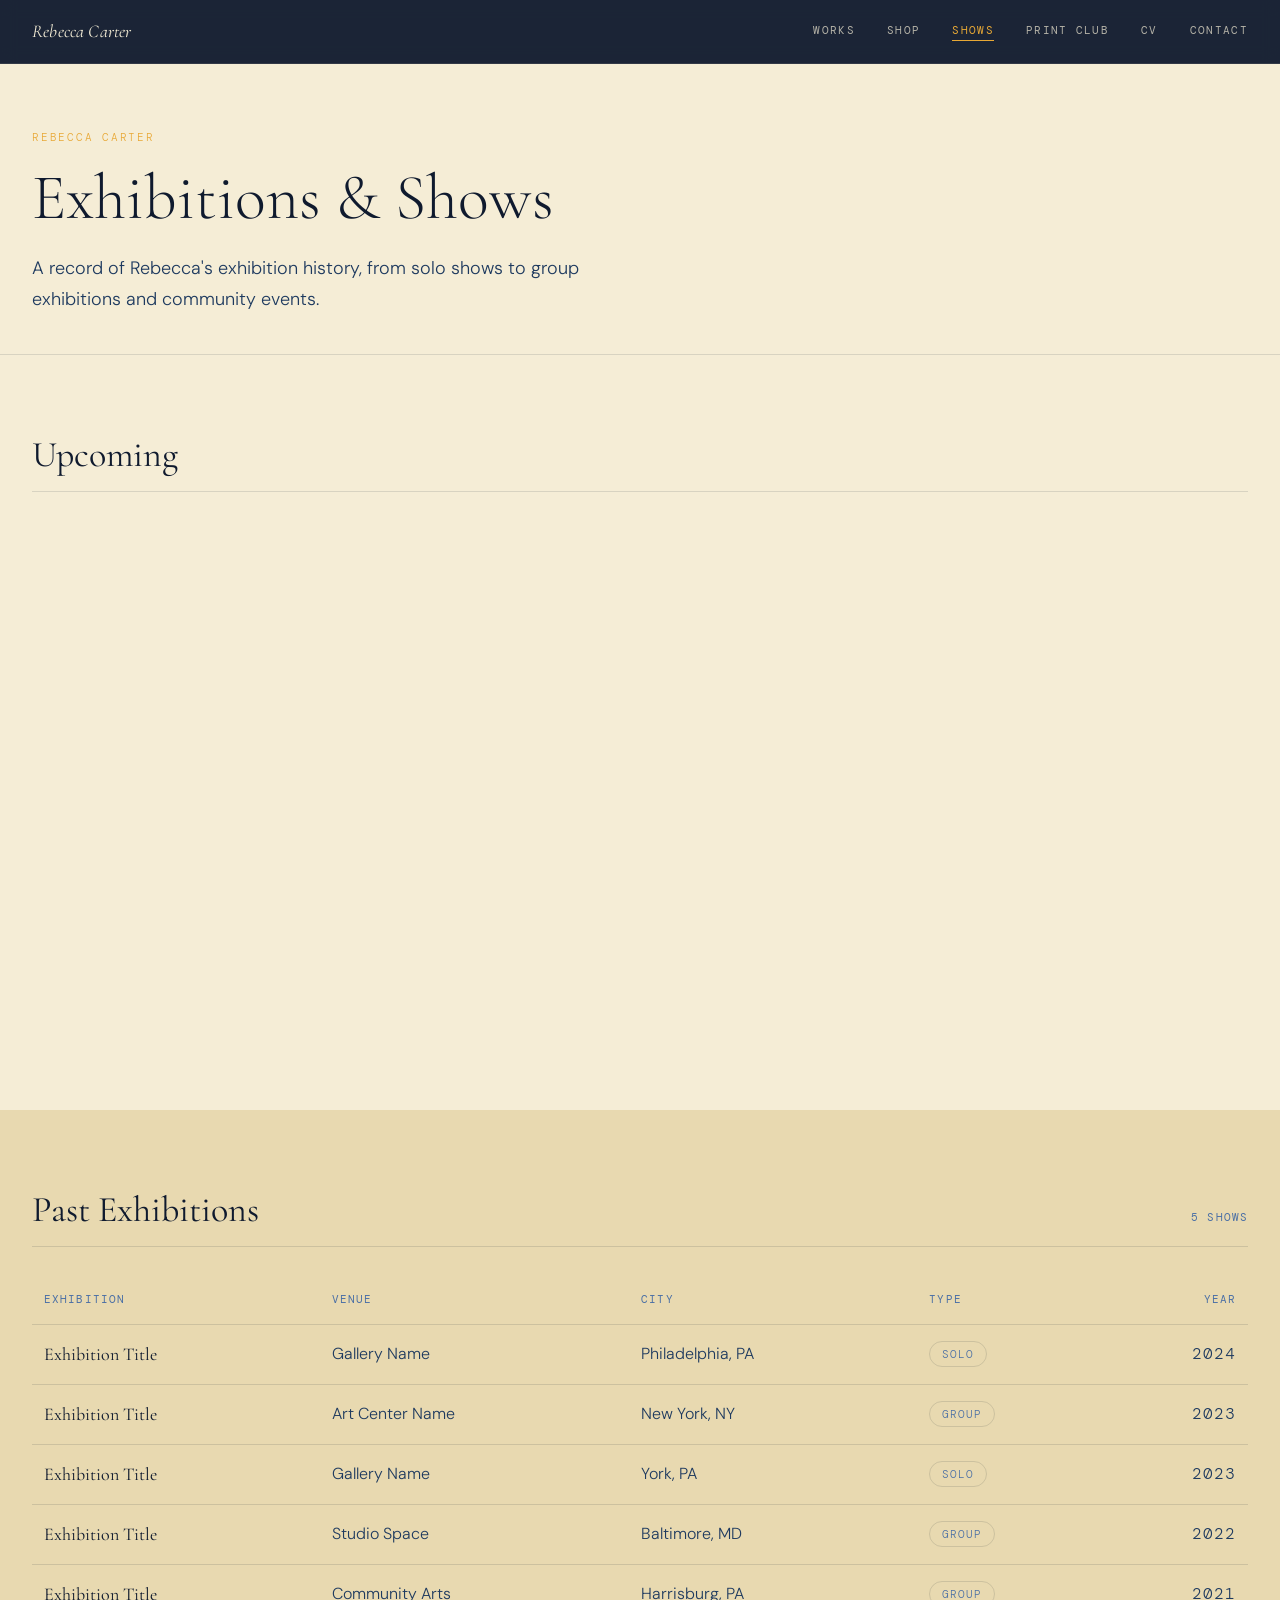
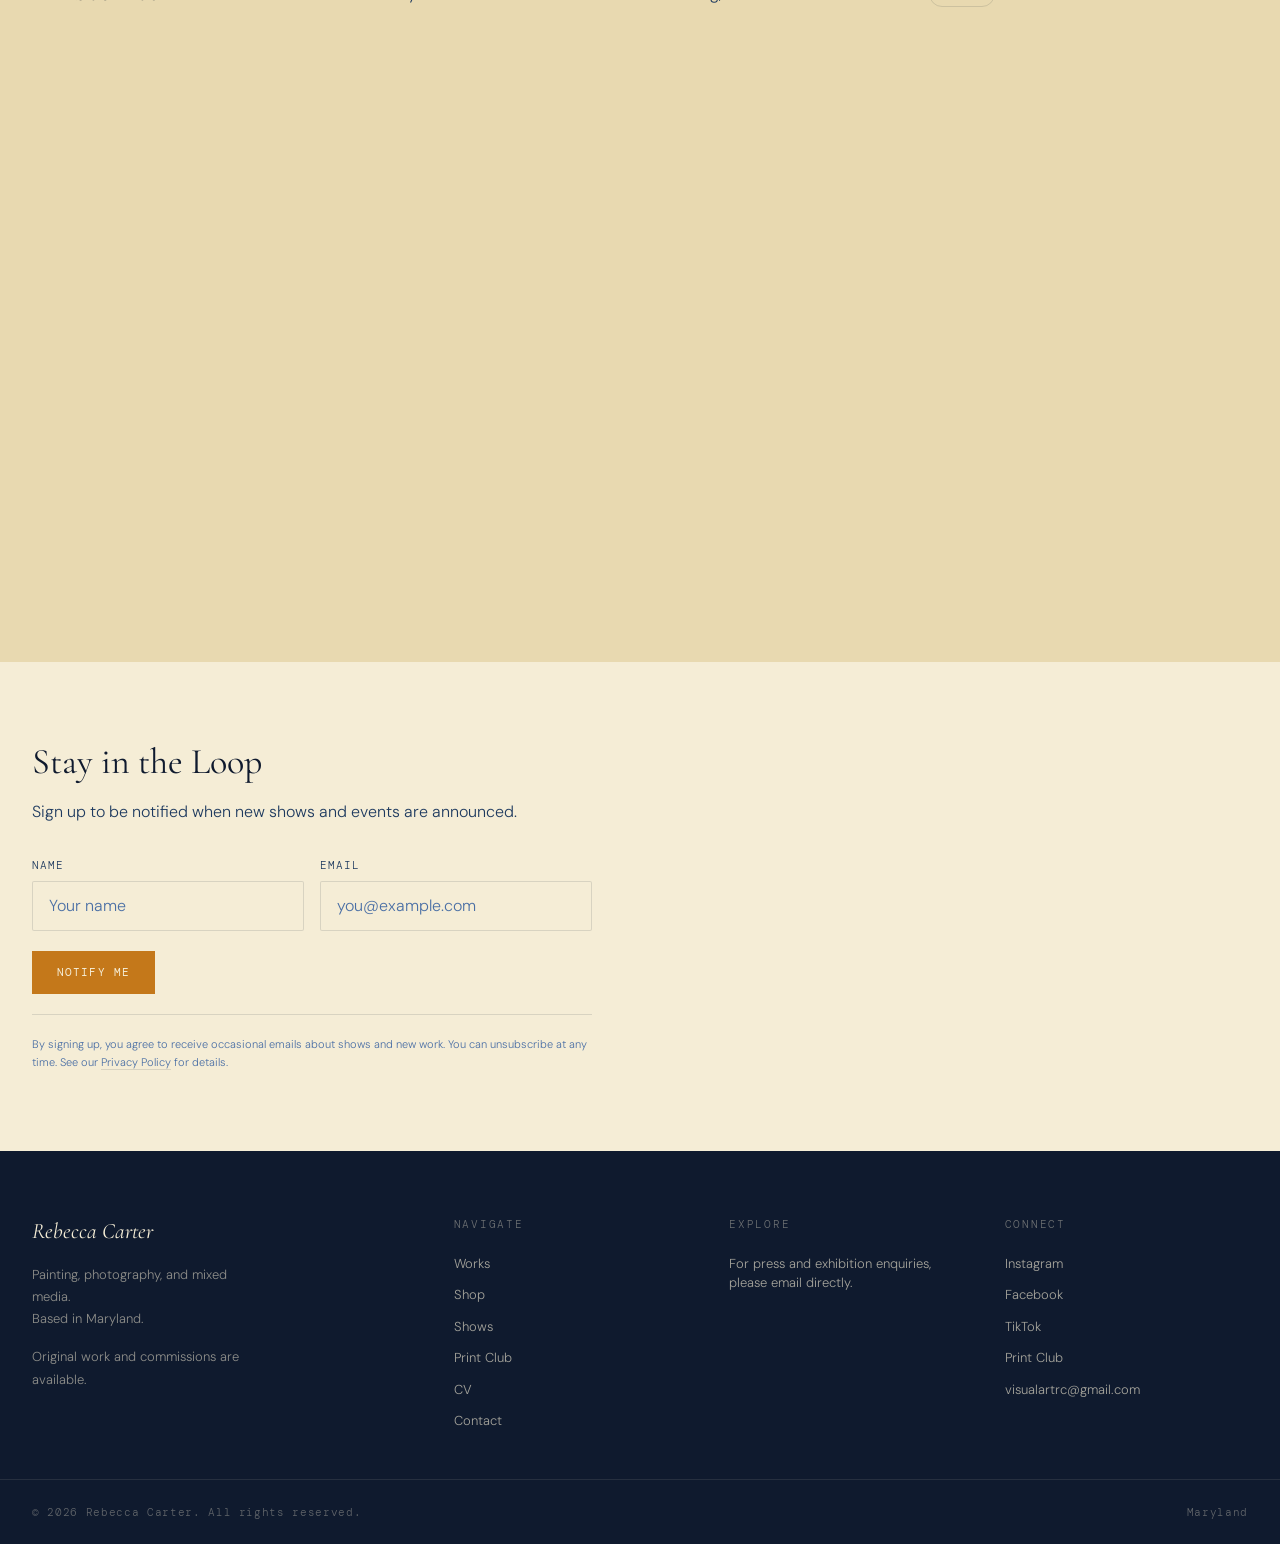
<file: pages/shows.html>
<!DOCTYPE html>
<html lang="en">
<head>
  <meta charset="UTF-8" />
  <meta name="viewport" content="width=device-width, initial-scale=1.0" />
  <title>Rebecca Carter: Exhibitions &amp; Shows</title>
  <meta name="description"
        content="Upcoming and past exhibitions by Rebecca Carter, painter, photographer, and mixed media artist based in Maryland." />
  <link rel="stylesheet" href="../css/styles.css" />
</head>
<body>

  <div id="site-nav"></div>

  <main>

    <!-- ============================================================
         PAGE HERO
         ============================================================ -->
    <div class="page-hero container">
      <p class="page-hero__label reveal">Rebecca Carter</p>
      <h1 class="reveal reveal-delay-1">Exhibitions &amp; Shows</h1>
      <p class="page-hero__lead reveal reveal-delay-2">
        A record of Rebecca's exhibition history, from solo shows to group exhibitions
        and community events.
      </p>
    </div>


    <!-- ============================================================
         UPCOMING SHOWS
         ============================================================ -->
    <section class="section" id="upcoming" aria-labelledby="upcoming-heading">
      <div class="container">

        <div class="section-header reveal">
          <h2 id="upcoming-heading">Upcoming</h2>
        </div>

        <!--
          Rendered from ../data/shows.json by the script near the bottom
          of this page. To add, edit, or remove a show, update that file
          only, nothing here needs to change.
        -->
        <div id="upcomingShowsContainer" role="list"></div>

        <p id="noUpcomingShowsMessage" class="reveal" style="color:var(--ink-mid);" hidden>
          No upcoming shows right now. Check back soon, or see past exhibitions below.
        </p>

      </div>
    </section>


    <!-- ============================================================
         PAST EXHIBITIONS
         Table body (and the galleries below it) are rendered from
         ../data/shows.json. To add a show, edit that file.
         ============================================================ -->
    <section class="section section--alt" id="past" aria-labelledby="past-heading">
      <div class="container">

        <div class="section-header reveal">
          <h2 id="past-heading">Past Exhibitions</h2>
          <span id="pastShowsCount" class="label"></span>
        </div>

        <div class="reveal reveal-delay-1">
          <table class="past-shows-table" aria-label="Past exhibitions">
            <thead>
              <tr>
                <th scope="col">Exhibition</th>
                <th scope="col">Venue</th>
                <th scope="col">City</th>
                <th scope="col">Type</th>
                <th scope="col">Year</th>
              </tr>
            </thead>
            <tbody id="pastShowsList">
              <!-- Rendered by JS from SHOWS_DATA below -->
            </tbody>
          </table>
        </div>

        <!--
          For any past show with images in its SHOWS_DATA entry, a small
          gallery (and an optional "shop this show" link) renders here so
          visitors can view work from that specific exhibition.
        -->
        <div id="pastShowGalleries"></div>

      </div>
    </section>


    <!-- ============================================================
         STAY IN THE LOOP — email notification signup
         The "Get Notified" button above scrolls here via href="#notify"
         ============================================================ -->
    <section class="section" id="notify" aria-labelledby="notify-heading">
      <div class="container">
        <div class="notify-section__inner reveal">

          <h2 id="notify-heading" style="
              font-size: clamp(var(--text-xl), 3vw, var(--text-2xl));
              margin-bottom: var(--sp-4);">
            Stay in the Loop
          </h2>

          <p style="color:var(--ink-mid); margin-bottom:var(--sp-8); line-height:1.7;">
            Sign up to be notified when new shows and events are announced.
          </p>

          <!--
            NEWSLETTER PROVIDER SETUP
            Point NEWSLETTER_ENDPOINT (in the script near the bottom of
            this page) at your provider's subscribe endpoint, e.g. a
            Mailchimp or Buttondown form action URL.
          -->
          <form
            class="form"
            id="notifyForm"
            method="POST"
            novalidate>

            <input type="text" name="_honeypot" style="display:none" tabindex="-1" />

            <div class="form-row-2">
              <div class="form-group">
                <label class="form-label" for="notifyName">Name</label>
                <input
                  class="form-input"
                  type="text"
                  id="notifyName"
                  name="name"
                  autocomplete="given-name"
                  placeholder="Your name"
                  required />
              </div>
              <div class="form-group">
                <label class="form-label" for="notifyEmail">Email</label>
                <input
                  class="form-input"
                  type="email"
                  id="notifyEmail"
                  name="email"
                  autocomplete="email"
                  placeholder="you@example.com"
                  required />
              </div>
            </div>

            <button
              type="submit"
              class="btn btn--filled-terra"
              style="align-self:flex-start;">
              Notify Me
            </button>

          </form>

          <p class="legal-disclaimer" style="margin-top:var(--sp-5);">
            By signing up, you agree to receive occasional emails about shows and
            new work. You can unsubscribe at any time. See our
            <a href="print-club.html#legal">Privacy Policy</a> for details.
          </p>

        </div>
      </div>
    </section>


  </main>

  <div id="site-footer"></div>
  <script src="../js/main.js"></script>

  <script>
  (function () {
    'use strict';

    /* Populated by fetch() below from ../data/shows.json before either
       render function runs. */
    var SHOWS_DATA = [];

    /* Safe HTML encoding for dynamic content */
    function esc(s) {
      return String(s)
        .replace(/&/g, '&amp;')
        .replace(/</g, '&lt;')
        .replace(/>/g, '&gt;')
        .replace(/"/g, '&quot;');
    }

    /* Render the upcoming show(s) from SHOWS_DATA, or the empty-state
       message if there are none. */
    function renderUpcomingShows() {
      var container = document.getElementById('upcomingShowsContainer');
      var emptyMsg   = document.getElementById('noUpcomingShowsMessage');
      if (!container) return;

      var upcoming = SHOWS_DATA.filter(function (s) { return s.status === 'upcoming'; });

      if (upcoming.length === 0) {
        container.innerHTML = '';
        if (emptyMsg) emptyMsg.hidden = false;
        return;
      }

      if (emptyMsg) emptyMsg.hidden = true;

      container.innerHTML = upcoming.map(function (s, i) {
        var openingRow = s.opening
          ? '<div class="show-meta-row"><dt>Opening</dt><dd>' + esc(s.opening) + '</dd></div>'
          : '';
        return (
          '<article class="upcoming-show-card reveal' + (i > 0 ? ' reveal-delay-1' : '') + '" role="listitem">' +
            '<div class="upcoming-show-card__image" aria-hidden="true">' +
              '<div class="placeholder">Show image</div>' +
            '</div>' +
            '<div class="upcoming-show-card__body">' +
              '<div class="upcoming-show-card__badge-row">' +
                '<span class="badge badge--upcoming">Upcoming</span>' +
              '</div>' +
              '<h3 class="upcoming-show-card__title">' + esc(s.title) + '</h3>' +
              '<dl class="upcoming-show-card__meta">' +
                '<div class="show-meta-row"><dt>Dates</dt><dd>' + esc(s.dates) + '</dd></div>' +
                '<div class="show-meta-row"><dt>Venue</dt><dd>' + esc(s.venue) + ', ' + esc(s.location) + '</dd></div>' +
                '<div class="show-meta-row"><dt>Type</dt><dd>' + esc(s.type) + ' Exhibition</dd></div>' +
                openingRow +
              '</dl>' +
              '<p class="upcoming-show-card__desc">' + esc(s.description) + '</p>' +
              '<div class="upcoming-show-card__cta">' +
                '<a href="#notify" class="btn btn--filled-terra">Get Notified</a>' +
              '</div>' +
            '</div>' +
          '</article>'
        );
      }).join('');
    }

    /* Render past shows into the table body */
    function renderPastShows() {
      var tbody   = document.getElementById('pastShowsList');
      var countEl = document.getElementById('pastShowsCount');
      if (!tbody) return [];

      var past = SHOWS_DATA.filter(function (s) { return s.status === 'past'; });

      tbody.innerHTML = past.map(function (s) {
        return (
          '<tr>' +
            '<td><span class="past-show__name">' + esc(s.title)    + '</span></td>' +
            '<td>' + esc(s.venue)    + '</td>' +
            '<td>' + esc(s.location) + '</td>' +
            '<td><span class="badge">'          + esc(s.type)      + '</span></td>' +
            '<td class="past-show__year">'      + esc(s.dates)     + '</td>' +
          '</tr>'
        );
      }).join('');

      if (countEl) {
        countEl.textContent = past.length + ' shows';
      }

      return past;
    }

    /* For any past show that includes images, render a small gallery
       (and an optional "shop this show" link) below the table. */
    function renderPastShowGalleries(pastShows) {
      var container = document.getElementById('pastShowGalleries');
      if (!container) return;

      var withImages = pastShows.filter(function (s) { return s.images && s.images.length > 0; });

      container.innerHTML = withImages.map(function (s) {
        var tiles = s.images.map(function (src) {
          var img = src
            ? '<img src="' + esc(src) + '" alt="' + esc(s.title) + '" loading="lazy" />'
            : (
                '<div class="placeholder" style="background:#E8E0D0; flex-direction:column; gap:10px; color:#A89880;">' +
                  '<svg xmlns="http://www.w3.org/2000/svg" width="44" height="44" viewBox="0 0 44 44" fill="none" aria-hidden="true"><rect x="3" y="3" width="38" height="38" rx="2" stroke="#A89880" stroke-width="2"/><rect x="8" y="8" width="28" height="28" rx="1" stroke="#A89880" stroke-width="1.5"/><path d="M8 30 L16 20 L22 26 L28 18 L36 30" stroke="#A89880" stroke-width="1.5" fill="none" stroke-linejoin="round"/><circle cx="28" cy="15" r="3" stroke="#A89880" stroke-width="1.5"/></svg>' +
                  '<span style="font-size:10px; letter-spacing:0.1em; text-transform:uppercase; font-family:sans-serif;">Show photo coming soon</span>' +
                '</div>'
              );
          return '<div class="artwork-card"><div class="artwork-card__image">' + img + '</div></div>';
        }).join('');

        var shopBtn = s.shopLink
          ? '<a href="' + esc(s.shopLink) + '" class="btn btn--sm" style="margin-top:var(--sp-4);">Shop available pieces from this show</a>'
          : '';

        return (
          '<div class="reveal" style="margin-top:var(--sp-12);">' +
            '<h3 style="margin-bottom:var(--sp-1);">' + esc(s.title) + '</h3>' +
            '<p class="text-xs text-muted" style="margin-bottom:var(--sp-4);">' +
              esc(s.venue) + ', ' + esc(s.location) + ' &middot; ' + esc(s.dates) +
            '</p>' +
            '<div class="artwork-grid artwork-grid--3">' + tiles + '</div>' +
            shopBtn +
          '</div>'
        );
      }).join('');
    }

    /* SWAP: newsletter provider endpoint, e.g., Mailchimp/Buttondown */
    var NEWSLETTER_ENDPOINT = 'https://YOUR-NEWSLETTER-PROVIDER.example.com/subscribe';

    /* Notify form — async POST to the newsletter provider endpoint above */
    function initNotifyForm() {
      var form = document.getElementById('notifyForm');
      if (!form) return;

      form.addEventListener('submit', async function (e) {
        e.preventDefault();
        var btn      = form.querySelector('[type="submit"]');
        var origText = btn.textContent;
        btn.textContent = 'Sending…';
        btn.disabled    = true;

        try {
          var res = await fetch(NEWSLETTER_ENDPOINT, {
            method:  'POST',
            headers: { Accept: 'application/json' },
            body:    new FormData(form),
          });

          if (res.ok) {
            form.innerHTML =
              '<p style="font-family:\'Cormorant Garamond\',Georgia,serif;' +
              'font-style:italic;font-size:clamp(1.25rem,2.5vw,1.5rem);' +
              'color:var(--ink);line-height:1.4;">' +
              'You’re on the list. We’ll be in touch before the next show.' +
              '</p>';
          } else {
            throw new Error('failed');
          }
        } catch (_) {
          var errEl = form.querySelector('.js-notify-err');
          if (!errEl) {
            errEl           = document.createElement('p');
            errEl.className = 'js-notify-err';
            errEl.style.cssText =
              'color:var(--terra);font-size:var(--text-sm);margin-top:var(--sp-3);';
            form.appendChild(errEl);
          }
          errEl.textContent =
            'Something went wrong. Please try again or email hello@rebeccacarter.art.';
          btn.textContent = origText;
          btn.disabled    = false;
        }
      });
    }

    document.addEventListener('DOMContentLoaded', async function () {
      try {
        var res = await fetch('../data/shows.json');
        var data = await res.json();
        SHOWS_DATA = data.shows || [];
      } catch (err) {
        SHOWS_DATA = [];
      }

      renderUpcomingShows();
      var past = renderPastShows();
      renderPastShowGalleries(past);
      initNotifyForm();
    });

  })();
  </script>

</body>
</html>
</file>
<file: css/styles.css>
/* ============================================================
   Rebecca Carter — Design System
   ============================================================ */

/* 0. Fonts
   ============================================================ */

@import url('https://fonts.googleapis.com/css2?family=Cormorant+Garamond:ital,wght@0,300;0,400;0,500;1,300;1,400;1,500&family=DM+Mono:wght@300;400&family=DM+Sans:wght@300;400;500&display=swap');


/* 1. Custom Properties
   ============================================================ */

:root {
  /* Palette — Van Gogh */
  --cream:        #F5EDD6;   /* warm parchment        */
  --cream-dark:   #E8D9B0;   /* deeper wheat          */
  --ink:          #0F1A2E;   /* deep midnight blue    */
  --ink-mid:      #1E3A5F;   /* cobalt blue           */
  --ink-light:    #4A6FA5;   /* periwinkle            */
  --terra:        #C4781A;   /* golden ochre          */
  --terra-light:  #E8A835;   /* sunflower yellow      */
  --terra-pale:   #FAF0D0;   /* pale wheat            */
  --sage:         #1B5E6B;   /* deep teal             */
  --sage-pale:    #D0E8EC;   /* pale teal             */
  --gold:         #B8860B;   /* dark goldenrod        */
  --gold-pale:    #FFF3C4;   /* pale gold             */

  /* Typography */
  --font-display: 'Cormorant Garamond', Georgia, serif;
  --font-body:    'DM Sans', system-ui, sans-serif;
  --font-mono:    'DM Mono', 'Courier New', monospace;

  /* Type scale */
  --text-xs:   0.6875rem;   /* 11px */
  --text-sm:   0.8125rem;   /* 13px */
  --text-base: 1rem;        /* 16px */
  --text-md:   1.125rem;    /* 18px */
  --text-lg:   1.375rem;    /* 22px */
  --text-xl:   1.75rem;     /* 28px */
  --text-2xl:  2.25rem;     /* 36px */
  --text-3xl:  3rem;        /* 48px */
  --text-4xl:  4rem;        /* 64px */

  /* Spacing scale */
  --sp-1:  0.25rem;
  --sp-2:  0.5rem;
  --sp-3:  0.75rem;
  --sp-4:  1rem;
  --sp-5:  1.25rem;
  --sp-6:  1.5rem;
  --sp-8:  2rem;
  --sp-10: 2.5rem;
  --sp-12: 3rem;
  --sp-16: 4rem;
  --sp-20: 5rem;
  --sp-24: 6rem;
  --sp-32: 8rem;

  /* Layout */
  --max-width:    1280px;
  --nav-height:   64px;
  --border-color: color-mix(in srgb, var(--ink) 12%, transparent);

  /* Motion */
  --ease-out:  cubic-bezier(0.22, 1, 0.36, 1);
  --ease-in:   cubic-bezier(0.64, 0, 0.78, 0);
  --duration:  0.3s;

  /* Radius */
  --radius-sm: 2px;
  --radius:    4px;
}


/* 2. Reset
   ============================================================ */

*, *::before, *::after {
  box-sizing: border-box;
  margin: 0;
  padding: 0;
}

html {
  font-size: 16px;
  scroll-behavior: smooth;
  -webkit-text-size-adjust: 100%;
  hanging-punctuation: first last;
}

body {
  min-height: 100vh;
  line-height: 1.5;
  -webkit-font-smoothing: antialiased;
  text-rendering: optimizeLegibility;
}

img, picture, video, canvas, svg {
  display: block;
  max-width: 100%;
}

input, button, textarea, select {
  font: inherit;
}

p, h1, h2, h3, h4, h5, h6 {
  overflow-wrap: break-word;
}

ul, ol {
  list-style: none;
}

a {
  color: inherit;
  text-decoration: none;
}


/* 3. Base
   ============================================================ */

body {
  background-color: var(--cream);
  color: var(--ink);
  font-family: var(--font-body);
  font-weight: 300;
  font-size: var(--text-base);
  display: flex;
  flex-direction: column;
}

main {
  flex: 1;
  padding-top: var(--nav-height);
}

::selection {
  background-color: var(--terra-pale);
  color: var(--terra);
}


/* 4. Typography
   ============================================================ */

/* Display / Headings — Cormorant Garamond */
h1, h2, h3,
.display,
.heading {
  font-family: var(--font-display);
  font-weight: 400;
  line-height: 1.1;
  color: var(--ink);
}

h1          { font-size: clamp(var(--text-3xl), 6vw, var(--text-4xl)); }
h2          { font-size: clamp(var(--text-xl), 3.5vw, var(--text-3xl)); }
h3          { font-size: var(--text-lg); }
h4          { font-family: var(--font-mono); font-size: var(--text-xs); font-weight: 400;
              letter-spacing: 0.12em; text-transform: uppercase; color: var(--ink-light); }

/* Body — DM Sans */
p {
  font-family: var(--font-body);
  font-weight: 300;
  font-size: var(--text-base);
  line-height: 1.7;
  color: var(--ink-mid);
  margin-bottom: var(--sp-4);
}

p:last-child { margin-bottom: 0; }

/* Mono / labels — DM Mono */
.label, .tag, .mono {
  font-family: var(--font-mono);
  font-size: var(--text-xs);
  font-weight: 400;
  letter-spacing: 0.1em;
  text-transform: uppercase;
  color: var(--ink-light);
}

/* Utility */
.text-display  { font-family: var(--font-display); }
.text-body     { font-family: var(--font-body); }
.text-mono     { font-family: var(--font-mono); }
.text-italic   { font-style: italic; }
.text-muted    { color: var(--ink-light); }
.text-terra    { color: var(--terra); }
.text-sage     { color: var(--sage); }
.text-gold     { color: var(--gold); }
.text-sm       { font-size: var(--text-sm); }
.text-xs       { font-size: var(--text-xs); }
.text-center   { text-align: center; }
.text-balance  { text-wrap: balance; }


/* 5. Layout Utilities
   ============================================================ */

.container {
  width: 100%;
  max-width: var(--max-width);
  margin-inline: auto;
  padding-inline: var(--sp-8);
}

.section {
  padding-block: var(--sp-20);
}

.section--sm {
  padding-block: var(--sp-12);
}

.section--alt {
  background-color: var(--cream-dark);
}

.divider {
  border: none;
  border-top: 1px solid var(--border-color);
  margin-block: var(--sp-8);
}

/* Grid */
.grid {
  display: grid;
  gap: var(--sp-3);
}

.grid-2 { grid-template-columns: repeat(2, 1fr); }
.grid-3 { grid-template-columns: repeat(3, 1fr); }
.grid-4 { grid-template-columns: repeat(4, 1fr); }

.grid-auto-fill {
  grid-template-columns: repeat(auto-fill, minmax(280px, 1fr));
}

/* Flex */
.flex        { display: flex; }
.flex-center { display: flex; align-items: center; justify-content: center; }
.flex-between{ display: flex; align-items: center; justify-content: space-between; }
.gap-sm      { gap: var(--sp-4); }
.gap-md      { gap: var(--sp-8); }

/* Max widths */
.prose  { max-width: 60ch; }
.narrow { max-width: 480px; }


/* 6. Navigation
   ============================================================ */

.site-nav {
  position: fixed;
  top: 0;
  left: 0;
  right: 0;
  height: var(--nav-height);
  background-color: var(--ink);
  border-bottom: 1px solid color-mix(in srgb, var(--cream) 10%, transparent);
  z-index: 200;
  /* Own compositor layer — prevents scroll from triggering nav repaints */
  transform: translateZ(0);
  /* Subtle backdrop blur for when content scrolls under */
  backdrop-filter: blur(8px);
  -webkit-backdrop-filter: blur(8px);
  background-color: color-mix(in srgb, var(--ink) 95%, transparent);
}

.site-nav .container {
  height: 100%;
  display: flex;
  align-items: center;
  justify-content: space-between;
}

/* Logo */
.nav-logo a {
  font-family: var(--font-display);
  font-style: italic;
  font-weight: 400;
  font-size: var(--text-md);
  color: var(--cream);
  letter-spacing: 0.01em;
  transition: color var(--duration) var(--ease-out);
}

.nav-logo a:hover { color: var(--terra-light); }

/* Links */
.nav-links {
  display: flex;
  align-items: center;
  gap: var(--sp-8);
}

.nav-links a {
  font-family: var(--font-mono);
  font-size: var(--text-xs);
  font-weight: 400;
  letter-spacing: 0.12em;
  text-transform: uppercase;
  color: color-mix(in srgb, var(--cream) 70%, transparent);
  position: relative;
  padding-bottom: 2px;
  transition: color var(--duration) var(--ease-out);
}

.nav-links a::after {
  content: '';
  position: absolute;
  bottom: 0;
  left: 0;
  right: 0;
  height: 1px;
  background-color: var(--terra-light);
  transform: scaleX(0);
  transform-origin: left;
  transition: transform var(--duration) var(--ease-out);
}

.nav-links a:hover { color: var(--cream); }
.nav-links a:hover::after { transform: scaleX(1); }

.nav-links a.active {
  color: var(--terra-light);
}

.nav-links a.active::after {
  transform: scaleX(1);
}

/* Mobile toggle */
.nav-toggle {
  display: none;
  flex-direction: column;
  justify-content: center;
  gap: 5px;
  background: none;
  border: none;
  cursor: pointer;
  padding: var(--sp-2);
  width: 36px;
  height: 36px;
}

.nav-toggle span {
  display: block;
  width: 22px;
  height: 1.5px;
  background-color: var(--cream);
  transition: transform var(--duration) var(--ease-out),
              opacity var(--duration) var(--ease-out);
}

.nav-toggle[aria-expanded="true"] span:nth-child(1) {
  transform: translateY(6.5px) rotate(45deg);
}
.nav-toggle[aria-expanded="true"] span:nth-child(2) {
  opacity: 0;
  transform: scaleX(0);
}
.nav-toggle[aria-expanded="true"] span:nth-child(3) {
  transform: translateY(-6.5px) rotate(-45deg);
}


/* 7. Reveal Animation (driven by IntersectionObserver in main.js)
   ============================================================ */

.reveal {
  opacity: 0;
  transform: translateY(28px);
  transition: opacity 0.7s var(--ease-out),
              transform 0.7s var(--ease-out);
  will-change: transform;
}

.reveal.is-visible {
  opacity: 1;
  transform: translateY(0);
}

/* Stagger children by adding delay via nth-child or data attributes */
.reveal-delay-1 { transition-delay: 0.1s; }
.reveal-delay-2 { transition-delay: 0.2s; }
.reveal-delay-3 { transition-delay: 0.3s; }
.reveal-delay-4 { transition-delay: 0.4s; }


/* 8. Hero (Home)
   ============================================================ */

.hero {
  min-height: calc(100vh - var(--nav-height));
  display: flex;
  flex-direction: column;
  align-items: center;
  justify-content: center;
  text-align: center;
  padding-block: var(--sp-32);
  padding-inline: var(--sp-8);
}

.hero__eyebrow {
  font-family: var(--font-mono);
  font-size: var(--text-xs);
  letter-spacing: 0.18em;
  text-transform: uppercase;
  color: var(--terra);
  margin-bottom: var(--sp-5);
}

.hero__title {
  font-family: var(--font-display);
  font-weight: 300;
  font-size: clamp(var(--text-3xl), 8vw, var(--text-4xl));
  line-height: 1.05;
  letter-spacing: -0.01em;
  max-width: 14ch;
}

.hero__subtitle {
  font-family: var(--font-display);
  font-style: italic;
  font-weight: 300;
  font-size: clamp(var(--text-md), 2.5vw, var(--text-xl));
  color: var(--ink-light);
  margin-top: var(--sp-4);
  letter-spacing: 0.02em;
}

.hero__media {
  width: 100%;
  max-width: 900px;
  margin-top: var(--sp-12);
  aspect-ratio: 16 / 9;
  overflow: hidden;
  background-color: var(--cream-dark);
}

.hero__media img,
.hero__media video {
  width: 100%;
  height: 100%;
  object-fit: cover;
}


/* 9. Artwork Grid / Cards
   ============================================================ */

.artwork-grid {
  display: grid;
  gap: var(--sp-3);
}

.artwork-grid--2 { grid-template-columns: repeat(2, 1fr); }
.artwork-grid--3 { grid-template-columns: repeat(3, 1fr); }
.artwork-grid--4 { grid-template-columns: repeat(4, 1fr); }

.artwork-card {
  display: flex;
  flex-direction: column;
}

.artwork-card__image {
  position: relative;
  overflow: hidden;
  background-color: var(--cream-dark);
  aspect-ratio: 1 / 1;
}

.artwork-card__image--portrait  { aspect-ratio: 3 / 4; }
.artwork-card__image--landscape { aspect-ratio: 4 / 3; }

.artwork-card__image img,
.artwork-card__image video {
  width: 100%;
  height: 100%;
  object-fit: cover;
  transition: transform 0.6s var(--ease-out);
}

.artwork-card:hover .artwork-card__image img,
.artwork-card:hover .artwork-card__image video {
  transform: scale(1.04);
}

.artwork-card__meta {
  padding-top: var(--sp-3);
}

.artwork-card__title {
  font-family: var(--font-display);
  font-size: var(--text-md);
  font-weight: 400;
  color: var(--ink);
  line-height: 1.3;
}

.artwork-card__medium {
  font-family: var(--font-mono);
  font-size: var(--text-xs);
  color: var(--ink-light);
  margin-top: var(--sp-1);
  letter-spacing: 0.06em;
}

.artwork-card__price {
  font-family: var(--font-body);
  font-size: var(--text-sm);
  font-weight: 400;
  color: var(--ink-mid);
  margin-top: var(--sp-2);
}


/* 10. Page Hero (inner pages)
   ============================================================ */

.page-hero {
  padding-block: var(--sp-16) var(--sp-10);
  border-bottom: 1px solid var(--border-color);
}

.page-hero__label {
  font-family: var(--font-mono);
  font-size: var(--text-xs);
  letter-spacing: 0.16em;
  text-transform: uppercase;
  color: var(--terra-light);
  margin-bottom: var(--sp-4);
}

.page-hero h1 {
  font-size: clamp(var(--text-2xl), 5vw, var(--text-4xl));
  font-weight: 300;
}

.page-hero__lead {
  margin-top: var(--sp-5);
  font-size: var(--text-md);
  color: var(--ink-mid);
  max-width: 52ch;
}


/* 11. Section Headers
   ============================================================ */

.section-header {
  display: flex;
  align-items: baseline;
  justify-content: space-between;
  margin-bottom: var(--sp-8);
  padding-bottom: var(--sp-4);
  border-bottom: 1px solid var(--border-color);
}

.section-header h2 {
  font-size: clamp(var(--text-xl), 3vw, var(--text-2xl));
}

.section-header a {
  font-family: var(--font-mono);
  font-size: var(--text-xs);
  letter-spacing: 0.1em;
  text-transform: uppercase;
  color: var(--ink-light);
  border-bottom: 1px solid var(--border-color);
  padding-bottom: 1px;
  transition: color var(--duration) var(--ease-out),
              border-color var(--duration) var(--ease-out);
}

.section-header a:hover {
  color: var(--terra-light);
  border-color: var(--terra-light);
}


/* 12. Portfolio — Filter + Grid
   ============================================================ */

.filter-bar {
  display: flex;
  flex-wrap: wrap;
  gap: var(--sp-2);
  margin-bottom: var(--sp-8);
}

.filter-btn {
  font-family: var(--font-mono);
  font-size: var(--text-xs);
  letter-spacing: 0.1em;
  text-transform: uppercase;
  padding: var(--sp-2) var(--sp-5);
  border: 1px solid var(--border-color);
  background: none;
  cursor: pointer;
  color: var(--ink-mid);
  transition: border-color var(--duration) var(--ease-out),
              color var(--duration) var(--ease-out),
              background-color var(--duration) var(--ease-out);
}

.filter-btn:hover {
  border-color: var(--ink);
  color: var(--ink);
}

.filter-btn.is-active {
  background-color: var(--ink);
  border-color: var(--ink);
  color: var(--cream);
}


/* 13. Shop
   ============================================================ */

.shop-grid {
  display: grid;
  grid-template-columns: repeat(auto-fill, minmax(280px, 1fr));
  gap: var(--sp-8);
}

.shop-card {
  display: flex;
  flex-direction: column;
}

.shop-card__image {
  aspect-ratio: 3 / 4;
  overflow: hidden;
  background-color: var(--cream-dark);
  margin-bottom: var(--sp-4);
}

.shop-card__image img {
  width: 100%;
  height: 100%;
  object-fit: cover;
  transition: transform 0.6s var(--ease-out);
}

.shop-card:hover .shop-card__image img {
  transform: scale(1.04);
}

.shop-card__category {
  font-family: var(--font-mono);
  font-size: var(--text-xs);
  letter-spacing: 0.1em;
  text-transform: uppercase;
  color: var(--ink-light);
  margin-bottom: var(--sp-2);
}

.shop-card__title {
  font-family: var(--font-display);
  font-size: var(--text-lg);
  font-weight: 400;
  line-height: 1.25;
  margin-bottom: var(--sp-2);
}

.shop-card__medium {
  font-size: var(--text-sm);
  color: var(--ink-light);
  margin-bottom: var(--sp-3);
}

.shop-card__footer {
  display: flex;
  align-items: center;
  justify-content: space-between;
  margin-top: auto;
  padding-top: var(--sp-4);
  border-top: 1px solid var(--border-color);
}

.shop-card__price {
  font-family: var(--font-display);
  font-size: var(--text-xl);
  font-weight: 400;
  color: var(--ink);
}

.shop-card__sold {
  font-family: var(--font-mono);
  font-size: var(--text-xs);
  letter-spacing: 0.08em;
  text-transform: uppercase;
  color: var(--ink-light);
}


/* 14. CV
   ============================================================ */

.cv-layout {
  display: grid;
  grid-template-columns: 220px 1fr;
  gap: var(--sp-8) var(--sp-16);
  align-items: start;
}

.cv-sidebar {
  position: sticky;
  top: calc(var(--nav-height) + var(--sp-8));
}

.cv-sidebar nav {
  display: flex;
  flex-direction: column;
  gap: var(--sp-2);
}

.cv-sidebar a {
  font-family: var(--font-mono);
  font-size: var(--text-xs);
  letter-spacing: 0.1em;
  text-transform: uppercase;
  color: var(--ink-light);
  padding: var(--sp-2) 0;
  border-bottom: 1px solid transparent;
  transition: color var(--duration), border-color var(--duration);
}

.cv-sidebar a:hover {
  color: var(--terra);
  border-color: var(--terra);
}

.cv-section {
  margin-bottom: var(--sp-12);
  scroll-margin-top: calc(var(--nav-height) + var(--sp-8));
}

.cv-section h2 {
  font-family: var(--font-mono);
  font-size: var(--text-xs);
  font-weight: 400;
  letter-spacing: 0.14em;
  text-transform: uppercase;
  color: var(--ink-light);
  margin-bottom: var(--sp-6);
  padding-bottom: var(--sp-3);
  border-bottom: 1px solid var(--border-color);
}

.cv-entry {
  display: grid;
  grid-template-columns: 72px 1fr;
  gap: var(--sp-4);
  margin-bottom: var(--sp-5);
}

.cv-year {
  font-family: var(--font-mono);
  font-size: var(--text-xs);
  color: var(--ink-light);
  padding-top: 3px;
  letter-spacing: 0.04em;
}

.cv-detail strong {
  display: block;
  font-family: var(--font-body);
  font-weight: 400;
  font-size: var(--text-base);
  color: var(--ink);
  line-height: 1.4;
}

.cv-detail span {
  font-size: var(--text-sm);
  color: var(--ink-light);
}


/* 15. Shows
   ============================================================ */

.shows-list {
  display: flex;
  flex-direction: column;
}

.show-entry {
  display: grid;
  grid-template-columns: 96px 1fr auto;
  gap: var(--sp-6);
  align-items: start;
  padding-block: var(--sp-6);
  border-bottom: 1px solid var(--border-color);
}

.show-entry:first-child {
  border-top: 1px solid var(--border-color);
}

.show-date {
  font-family: var(--font-mono);
  font-size: var(--text-xs);
  color: var(--ink-light);
  letter-spacing: 0.06em;
  padding-top: 3px;
}

.show-title {
  font-family: var(--font-display);
  font-size: var(--text-lg);
  font-weight: 400;
  color: var(--ink);
  line-height: 1.2;
  margin-bottom: var(--sp-2);
}

.show-venue {
  font-size: var(--text-sm);
  color: var(--ink-light);
}

.badge {
  display: inline-flex;
  align-items: center;
  font-family: var(--font-mono);
  font-size: var(--text-xs);
  letter-spacing: 0.08em;
  text-transform: uppercase;
  padding: var(--sp-1) var(--sp-3);
  border: 1px solid var(--border-color);
  border-radius: 100px;
  color: var(--ink-light);
  white-space: nowrap;
}

.badge--upcoming {
  border-color: var(--terra);
  color: var(--terra);
  background-color: var(--terra-pale);
}

.badge--sold {
  border-color: var(--sage);
  color: var(--sage);
  background-color: var(--sage-pale);
}

.badge--new {
  border-color: var(--gold);
  color: var(--gold);
  background-color: var(--gold-pale);
}


/* 16. Print Club
   ============================================================ */

.benefits-grid {
  display: grid;
  grid-template-columns: repeat(auto-fill, minmax(220px, 1fr));
  gap: var(--sp-4);
  margin-bottom: var(--sp-12);
}

.benefit-card {
  padding: var(--sp-6);
  border: 1px solid var(--border-color);
  background-color: var(--cream-dark);
}

.benefit-card__icon {
  font-family: var(--font-mono);
  font-size: var(--text-xs);
  letter-spacing: 0.1em;
  text-transform: uppercase;
  color: var(--terra);
  margin-bottom: var(--sp-4);
}

.benefit-card h3 {
  font-family: var(--font-display);
  font-size: var(--text-md);
  font-weight: 400;
  color: var(--ink);
  margin-bottom: var(--sp-3);
}

.benefit-card p {
  font-size: var(--text-sm);
  line-height: 1.65;
}


/* 17. Forms
   ============================================================ */

.form {
  display: flex;
  flex-direction: column;
  gap: var(--sp-5);
}

.form-group {
  display: flex;
  flex-direction: column;
  gap: var(--sp-2);
}

.form-label {
  font-family: var(--font-mono);
  font-size: var(--text-xs);
  letter-spacing: 0.1em;
  text-transform: uppercase;
  color: var(--ink-mid);
}

.form-input,
.form-select {
  width: 100%;
  padding: var(--sp-3) var(--sp-4);
  border: 1px solid var(--border-color);
  border-radius: var(--radius-sm);
  background-color: var(--cream);
  color: var(--ink);
  font-family: var(--font-body);
  font-size: var(--text-base);
  font-weight: 300;
  outline: none;
  transition: border-color var(--duration) var(--ease-out),
              box-shadow var(--duration) var(--ease-out);
  appearance: none;
}

.form-input::placeholder { color: var(--ink-light); }

.form-input:focus,
.form-select:focus {
  border-color: var(--ink-mid);
  box-shadow: 0 0 0 3px color-mix(in srgb, var(--ink) 8%, transparent);
}

.form-hint {
  font-size: var(--text-sm);
  color: var(--ink-light);
  line-height: 1.5;
}


/* 18. Buttons
   ============================================================ */

.btn {
  display: inline-flex;
  align-items: center;
  justify-content: center;
  gap: var(--sp-2);
  font-family: var(--font-mono);
  font-size: var(--text-xs);
  font-weight: 400;
  letter-spacing: 0.1em;
  text-transform: uppercase;
  padding: var(--sp-3) var(--sp-6);
  border: 1px solid var(--ink);
  background: none;
  color: var(--ink);
  cursor: pointer;
  transition: background-color var(--duration) var(--ease-out),
              color var(--duration) var(--ease-out),
              border-color var(--duration) var(--ease-out);
}

.btn:hover {
  background-color: var(--ink);
  color: var(--cream);
}

.btn--terra {
  border-color: var(--terra);
  color: var(--terra);
}
.btn--terra:hover {
  background-color: var(--terra);
  color: var(--cream);
}

.btn--filled {
  background-color: var(--ink);
  color: var(--cream);
}
.btn--filled:hover {
  background-color: var(--ink-mid);
  border-color: var(--ink-mid);
}

.btn--filled-terra {
  background-color: var(--terra);
  border-color: var(--terra);
  color: var(--cream);
}
.btn--filled-terra:hover {
  background-color: #7a3220;
  border-color: #7a3220;
}

.btn--lg {
  padding: var(--sp-4) var(--sp-8);
  font-size: var(--text-xs);
}

.btn--sm {
  padding: var(--sp-2) var(--sp-4);
}


/* 19. Image/Video Placeholders
   ============================================================ */

.placeholder {
  display: flex;
  align-items: center;
  justify-content: center;
  width: 100%;
  height: 100%;
  background-color: var(--cream-dark);
  color: var(--ink-light);
  font-family: var(--font-mono);
  font-size: var(--text-xs);
  letter-spacing: 0.08em;
  text-transform: uppercase;
}


/* 20. Footer
   ============================================================ */

.site-footer {
  background-color: var(--ink);
  color: var(--cream);
}

.footer-body {
  padding-block: var(--sp-16) var(--sp-12);
  border-bottom: 1px solid color-mix(in srgb, var(--cream) 10%, transparent);
}

.footer-grid {
  display: grid;
  grid-template-columns: 1.6fr 1fr 1fr 1fr;
  gap: var(--sp-8);
}

/* Brand column */
.footer-brand__logo {
  display: block;
  font-family: var(--font-display);
  font-style: italic;
  font-weight: 400;
  font-size: var(--text-lg);
  color: var(--cream);
  margin-bottom: var(--sp-4);
}

.footer-brand p {
  font-size: var(--text-sm);
  color: color-mix(in srgb, var(--cream) 55%, transparent);
  line-height: 1.7;
  max-width: 26ch;
}

.footer-brand p:first-of-type { margin-top: var(--sp-4); }

/* Nav / Info / Connect columns */
.footer-col__heading {
  font-family: var(--font-mono);
  font-size: var(--text-xs);
  letter-spacing: 0.16em;
  text-transform: uppercase;
  color: color-mix(in srgb, var(--cream) 40%, transparent);
  margin-bottom: var(--sp-5);
}

.footer-col__links {
  display: flex;
  flex-direction: column;
  gap: var(--sp-3);
}

.footer-col__links a,
.footer-col__links span {
  font-size: var(--text-sm);
  color: color-mix(in srgb, var(--cream) 65%, transparent);
  line-height: 1.5;
  transition: color var(--duration) var(--ease-out);
}

.footer-col__links a:hover {
  color: var(--cream);
}

/* Bottom bar */
.footer-bottom {
  display: flex;
  align-items: center;
  justify-content: space-between;
  flex-wrap: wrap;
  gap: var(--sp-4);
  padding-block: var(--sp-6);
}

.footer-bottom span {
  font-family: var(--font-mono);
  font-size: var(--text-xs);
  letter-spacing: 0.06em;
  color: color-mix(in srgb, var(--cream) 35%, transparent);
}


/* 21. Responsive
   ============================================================ */

@media (max-width: 1024px) {
  .cv-layout {
    grid-template-columns: 180px 1fr;
    gap: var(--sp-6) var(--sp-10);
  }

  .footer-grid {
    grid-template-columns: 1fr 1fr;
    gap: var(--sp-10) var(--sp-8);
  }

  .footer-brand {
    grid-column: 1 / -1;
  }
}

@media (max-width: 768px) {
  /* Nav */
  .nav-toggle { display: flex; }

  .nav-links {
    display: none;
    position: fixed;
    inset: var(--nav-height) 0 0 0;
    background-color: var(--ink);
    flex-direction: column;
    justify-content: center;
    align-items: center;
    gap: var(--sp-8);
    z-index: 190;
  }

  .nav-links.is-open { display: flex; }

  .nav-links a {
    font-size: var(--text-sm);
    letter-spacing: 0.14em;
  }

  /* Hero */
  .hero { padding-block: var(--sp-16); }

  /* Grids */
  .artwork-grid--3,
  .artwork-grid--4 {
    grid-template-columns: repeat(2, 1fr);
  }

  .grid-3, .grid-4 {
    grid-template-columns: repeat(2, 1fr);
  }

  /* Shows */
  .show-entry {
    grid-template-columns: 1fr;
    gap: var(--sp-2);
  }

  /* CV */
  .cv-layout {
    grid-template-columns: 1fr;
  }

  .cv-sidebar {
    position: static;
    display: none; /* hide sidebar nav on mobile; scroll to sections directly */
  }

  .cv-entry {
    grid-template-columns: 56px 1fr;
  }

  /* Footer */
  .footer-grid {
    grid-template-columns: 1fr;
    gap: var(--sp-8);
  }

  .footer-brand { grid-column: auto; }

  /* Section */
  .section       { padding-block: var(--sp-12); }
  .section--sm   { padding-block: var(--sp-8); }

  /* Container */
  .container { padding-inline: var(--sp-5); }
}

@media (max-width: 480px) {
  .artwork-grid--2,
  .artwork-grid--3,
  .artwork-grid--4,
  .grid-2, .grid-3, .grid-4 {
    grid-template-columns: 1fr;
  }

  .shop-grid {
    grid-template-columns: 1fr;
  }

  .filter-bar { gap: var(--sp-1); }
}


/* 22. Hero — Video Variant
   ============================================================ */

.hero--video {
  /* Override base .hero: stretch to full viewport, let video fill it */
  position: relative;
  min-height: 100vh;
  padding-block: 0;
  padding-inline: 0;
  overflow: hidden;
  display: grid;
  place-items: center;
}

/* Background video — sits beneath the gradient overlay */
.hero__bg-video {
  position: absolute;
  inset: 0;
  width: 100%;
  height: 100%;
  object-fit: cover;
  z-index: 0;
  /* Darken and desaturate so the Van Gogh gradient is the star */
  filter: brightness(0.45) saturate(0.5);
}

/* Van Gogh night-sky gradient — static layered gradient, no background-position
   animation (which forces full repaints). The ::after pseudo-element below adds
   a subtle breathing glow using opacity-only animation (GPU composited, no repaint). */
.hero__overlay {
  position: absolute;
  inset: 0;
  background:
    /* Teal streak — upper right */
    radial-gradient(ellipse at 82% 12%, rgba(27, 95, 107, 0.60) 0%, transparent 48%),
    /* Golden wheat glow — lower left */
    radial-gradient(ellipse at 28% 92%, rgba(196, 120, 26, 0.55) 0%, transparent 44%),
    /* Cobalt depth — mid left */
    radial-gradient(ellipse at 12% 48%, rgba(27, 58, 107, 0.70) 0%, transparent 52%),
    /* Warm gold accent — lower right */
    radial-gradient(ellipse at 88% 88%, rgba(184, 134, 11, 0.35) 0%, transparent 42%),
    /* Base: midnight → cobalt → sky blue → teal shadow */
    linear-gradient(
      158deg,
      #0F1A2E 0%,
      #1B3A6B 30%,
      #2E5F8A 56%,
      #1B4A52 78%,
      #0F1A2E 100%
    );
  z-index: 1;
}

/* Opacity-only pulse — GPU composited, zero repaint cost */
.hero__overlay::after {
  content: '';
  position: absolute;
  inset: 0;
  background: radial-gradient(ellipse at 50% 60%, rgba(196, 120, 26, 0.15) 0%, transparent 65%);
  animation: pulse 6s ease-in-out infinite alternate;
}

@keyframes pulse {
  from { opacity: 0.1; }
  to   { opacity: 0.2; }
}

/* Hero content sits above overlay */
.hero__content {
  position: relative;
  z-index: 2;
  display: flex;
  flex-direction: column;
  align-items: center;
  text-align: center;
  padding: calc(var(--nav-height) + var(--sp-16)) var(--sp-8) var(--sp-20);
  max-width: 860px;
  width: 100%;
}

.hero__content .hero__eyebrow {
  color: color-mix(in srgb, var(--cream) 70%, transparent);
}

/* Oversized headline */
.hero__headline {
  font-family: var(--font-display);
  font-weight: 300;
  font-size: clamp(3.25rem, 10vw, 8rem);
  line-height: 1.0;
  letter-spacing: -0.02em;
  color: var(--cream);
  margin-block: var(--sp-6) var(--sp-6);
}

.hero__tagline {
  font-family: var(--font-body);
  font-weight: 300;
  font-size: clamp(var(--text-base), 2vw, var(--text-md));
  color: color-mix(in srgb, var(--cream) 80%, transparent);
  max-width: 44ch;
  line-height: 1.65;
  margin-bottom: 0;
}

/* CTA row */
.hero__ctas {
  display: flex;
  gap: var(--sp-4);
  margin-top: var(--sp-8);
  flex-wrap: wrap;
  justify-content: center;
}

/* Scroll-down indicator */
.scroll-indicator {
  position: absolute;
  bottom: var(--sp-8);
  left: 50%;
  transform: translateX(-50%);
  z-index: 2;
  display: flex;
  flex-direction: column;
  align-items: center;
  gap: var(--sp-2);
  color: color-mix(in srgb, var(--cream) 60%, transparent);
  animation: scrollBounce 2.4s var(--ease-out) infinite;
}

.scroll-indicator__text {
  font-family: var(--font-mono);
  font-size: var(--text-xs);
  letter-spacing: 0.14em;
  text-transform: uppercase;
}

@keyframes scrollBounce {
  0%, 100% { transform: translateX(-50%) translateY(0);   opacity: 0.6; }
  50%       { transform: translateX(-50%) translateY(8px); opacity: 1;   }
}


/* 23. Nav — Transparent Variant (home page video hero)
   ============================================================ */

/* Body gets class="nav-transparent" on pages with a video hero */
.nav-transparent .site-nav {
  background-color: transparent;
  border-bottom-color: transparent;
  backdrop-filter: none;
  -webkit-backdrop-filter: none;
}

/* Resolves to opaque midnight once the hero scrolls out */
.nav-transparent .site-nav.is-scrolled {
  background-color: color-mix(in srgb, var(--ink) 96%, transparent);
  border-bottom-color: color-mix(in srgb, var(--cream) 10%, transparent);
  backdrop-filter: blur(8px);
  -webkit-backdrop-filter: blur(8px);
}

/* Transition both states */
.nav-transparent .site-nav,
.nav-transparent .site-nav.is-scrolled {
  transition: background-color 0.5s var(--ease-out),
              border-color 0.5s var(--ease-out),
              backdrop-filter 0.5s var(--ease-out);
}

/* Logo + links go cream when transparent */
.nav-transparent .site-nav:not(.is-scrolled) .nav-logo a,
.nav-transparent .site-nav:not(.is-scrolled) .nav-links a:not(.active) {
  color: color-mix(in srgb, var(--cream) 90%, transparent);
}

.nav-transparent .site-nav:not(.is-scrolled) .nav-links a:not(.active)::after {
  background-color: var(--cream);
}

.nav-transparent .site-nav:not(.is-scrolled) .nav-toggle span {
  background-color: var(--cream);
}


/* 24. Buttons — Light variants (for dark backgrounds)
   ============================================================ */

/* Sunflower-yellow outline on dark — Van Gogh palette */
.btn--light {
  border-color: var(--terra-light);
  color: var(--terra-light);
}
.btn--light:hover {
  background-color: var(--terra-light);
  border-color: var(--terra-light);
  color: var(--ink);
}

/* Golden-ochre filled on dark — primary CTA on dark backgrounds */
.btn--filled-light {
  background-color: var(--terra);
  border-color: var(--terra);
  color: var(--cream);
}
.btn--filled-light:hover {
  background-color: var(--terra-light);
  border-color: var(--terra-light);
  color: var(--ink);
}

/* Sage outline */
.btn--sage {
  border-color: var(--sage);
  color: var(--sage);
}
.btn--sage:hover {
  background-color: var(--sage);
  color: var(--cream);
}


/* 25. About Snippet
   ============================================================ */

.about-grid {
  display: grid;
  grid-template-columns: 5fr 6fr;
  gap: var(--sp-16);
  align-items: center;
}

.about-image {
  position: relative;
  aspect-ratio: 4 / 5;
  overflow: hidden;
  background-color: var(--cream-dark);
}

.about-image img {
  width: 100%;
  height: 100%;
  object-fit: cover;
}

/* Subtle offset shadow to give the image depth */
.about-image::after {
  content: '';
  position: absolute;
  inset: var(--sp-4) calc(-1 * var(--sp-4)) calc(-1 * var(--sp-4)) var(--sp-4);
  border: 1px solid var(--border-color);
  z-index: -1;
  pointer-events: none;
}

.about-text h2 {
  font-size: clamp(var(--text-xl), 3vw, var(--text-2xl));
  margin-top: var(--sp-4);
  margin-bottom: var(--sp-6);
  line-height: 1.2;
}

.about-text p {
  font-size: var(--text-base);
  line-height: 1.8;
  color: var(--ink-mid);
  margin-bottom: var(--sp-6);
}

.about-text .btn {
  margin-top: var(--sp-2);
}


/* 26. Upcoming Show Callout
   ============================================================ */

.show-callout {
  background-color: #1B3A6B;  /* deep cobalt — distinct from midnight nav */
  color: var(--cream);
  padding-block: var(--sp-20);
}

.show-callout .container {
  display: grid;
  grid-template-columns: 1fr auto;
  gap: var(--sp-12);
  align-items: center;
}

.show-callout__label {
  font-family: var(--font-mono);
  font-size: var(--text-xs);
  letter-spacing: 0.16em;
  text-transform: uppercase;
  color: var(--terra-light);
  margin-bottom: var(--sp-5);
}

.show-callout h2 {
  color: var(--cream);
  font-size: clamp(var(--text-xl), 4vw, var(--text-3xl));
  margin-bottom: var(--sp-4);
}

.show-callout__meta {
  display: flex;
  flex-direction: column;
  gap: var(--sp-2);
  margin-bottom: var(--sp-8);
}

.show-callout__meta span {
  font-size: var(--text-sm);
  color: color-mix(in srgb, var(--cream) 60%, transparent);
  font-family: var(--font-mono);
  letter-spacing: 0.04em;
}

.show-callout__meta strong {
  font-family: var(--font-body);
  font-weight: 400;
  color: color-mix(in srgb, var(--cream) 85%, transparent);
  font-size: var(--text-base);
}

/* Right column — decorative date block */
.show-callout__date-block {
  text-align: center;
  padding: var(--sp-8) var(--sp-10);
  border: 1px solid color-mix(in srgb, var(--cream) 15%, transparent);
  flex-shrink: 0;
}

.show-callout__month {
  font-family: var(--font-mono);
  font-size: var(--text-xs);
  letter-spacing: 0.2em;
  text-transform: uppercase;
  color: var(--terra-light);
  display: block;
  margin-bottom: var(--sp-2);
}

.show-callout__day {
  font-family: var(--font-display);
  font-size: 5rem;
  font-weight: 300;
  color: var(--cream);
  line-height: 1;
  display: block;
}

.show-callout__year {
  font-family: var(--font-mono);
  font-size: var(--text-xs);
  letter-spacing: 0.14em;
  color: color-mix(in srgb, var(--cream) 40%, transparent);
  display: block;
  margin-top: var(--sp-2);
}


/* 27. Print Club Teaser (sage)
   ============================================================ */

.pc-teaser {
  background-color: var(--sage-pale);
}

.pc-teaser-grid {
  display: grid;
  grid-template-columns: 5fr 6fr;
  gap: var(--sp-16);
  align-items: center;
}

.pc-teaser__eyebrow {
  font-family: var(--font-mono);
  font-size: var(--text-xs);
  letter-spacing: 0.16em;
  text-transform: uppercase;
  color: var(--sage);
  margin-bottom: var(--sp-4);
}

.pc-teaser__text h2 {
  font-size: clamp(var(--text-xl), 3.5vw, var(--text-2xl));
  margin-bottom: var(--sp-5);
  line-height: 1.15;
}

.pc-teaser__text p {
  color: var(--ink-mid);
  line-height: 1.8;
}

.pc-teaser__text .btn {
  margin-top: var(--sp-8);
}

/* 16:9 video embed wrapper */
.video-embed {
  position: relative;
  aspect-ratio: 16 / 9;
  overflow: hidden;
  background-color: var(--ink);
}

.video-embed iframe,
.video-embed video {
  position: absolute;
  inset: 0;
  width: 100%;
  height: 100%;
  border: none;
}

/* Placeholder shown when no real embed is present */
.video-embed .placeholder {
  flex-direction: column;
  gap: var(--sp-3);
  background-color: color-mix(in srgb, var(--ink) 85%, var(--sage));
  color: color-mix(in srgb, var(--cream) 50%, transparent);
}

.video-embed .placeholder .placeholder__sub {
  font-size: var(--text-xs);
  color: color-mix(in srgb, var(--cream) 30%, transparent);
}


/* 28. Artist Signup Section
   ============================================================ */

.artist-signup {
  background-color: var(--cream-dark);
}

.signup-layout {
  display: grid;
  grid-template-columns: 5fr 7fr;
  gap: var(--sp-16);
  align-items: start;
}

.signup-intro__eyebrow {
  font-family: var(--font-mono);
  font-size: var(--text-xs);
  letter-spacing: 0.16em;
  text-transform: uppercase;
  color: var(--terra-light);
  margin-bottom: var(--sp-4);
}

.signup-intro h2 {
  font-size: clamp(var(--text-xl), 3.5vw, var(--text-2xl));
  margin-bottom: var(--sp-5);
  line-height: 1.15;
}

.signup-intro p {
  color: var(--ink-mid);
  line-height: 1.8;
}

.legal-disclaimer {
  font-size: var(--text-xs);
  color: var(--ink-light);
  line-height: 1.65;
  margin-bottom: 0;
  padding-top: var(--sp-5);
  border-top: 1px solid var(--border-color);
}

.legal-disclaimer a {
  border-bottom: 1px solid var(--border-color);
  transition: color var(--duration), border-color var(--duration);
}

.legal-disclaimer a:hover {
  color: var(--ink);
  border-color: var(--ink);
}


/* 29. Responsive — new index sections
   ============================================================ */

@media (max-width: 1024px) {
  .about-grid {
    gap: var(--sp-10);
  }

  .pc-teaser-grid {
    gap: var(--sp-10);
  }

  .signup-layout {
    gap: var(--sp-10);
  }

  .show-callout .container {
    grid-template-columns: 1fr;
    gap: var(--sp-8);
  }

  .show-callout__date-block {
    display: none; /* Hide decorative block on tablet */
  }
}

@media (max-width: 768px) {
  .hero--video { min-height: 100svh; }

  .hero__headline {
    font-size: clamp(2.75rem, 12vw, 5rem);
  }

  .hero__ctas {
    flex-direction: column;
    align-items: center;
    gap: var(--sp-3);
  }

  .hero__ctas .btn {
    width: 100%;
    max-width: 280px;
    justify-content: center;
  }

  .about-grid {
    grid-template-columns: 1fr;
    gap: var(--sp-8);
  }

  .about-image::after { display: none; }

  .pc-teaser-grid {
    grid-template-columns: 1fr;
    gap: var(--sp-8);
  }

  /* Text above video on mobile */
  .pc-teaser-grid { direction: ltr; }

  .signup-layout {
    grid-template-columns: 1fr;
    gap: var(--sp-8);
  }
}

@media (max-width: 480px) {
  .hero__content {
    padding-top: calc(var(--nav-height) + var(--sp-8));
    padding-bottom: var(--sp-16);
  }
}


/* 30. Portfolio — Tabs, Filters, Cards
   ============================================================ */

/* ---- Portfolio hero ---- */

.portfolio-hero {
  padding-block: var(--sp-16) var(--sp-10);
  border-bottom: 1px solid var(--border-color);
}

.portfolio-hero__eyebrow {
  font-family: var(--font-mono);
  font-size: var(--text-xs);
  letter-spacing: 0.18em;
  text-transform: uppercase;
  color: var(--terra);
  margin-bottom: var(--sp-4);
}

.portfolio-hero h1 {
  font-size: clamp(var(--text-3xl), 8vw, var(--text-4xl));
  font-weight: 300;
  line-height: 1.0;
  letter-spacing: -0.02em;
}

.portfolio-hero__lead {
  margin-top: var(--sp-5);
  font-size: var(--text-md);
  color: var(--ink-light);
  max-width: 50ch;
  font-family: var(--font-display);
  font-style: italic;
}


/* ---- Tab bar ---- */

.tab-bar {
  position: sticky;
  top: var(--nav-height);
  z-index: 100;
  background-color: var(--cream);
  border-bottom: 1px solid var(--border-color);
}

.tab-bar__inner {
  display: flex;
  gap: 0;
}

.tab-btn {
  font-family: var(--font-mono);
  font-size: var(--text-xs);
  letter-spacing: 0.14em;
  text-transform: uppercase;
  font-weight: 400;
  padding: var(--sp-5) var(--sp-8);
  background: none;
  border: none;
  border-bottom: 2px solid transparent;
  margin-bottom: -1px; /* sit on top of .tab-bar border-bottom */
  cursor: pointer;
  color: var(--ink-light);
  transition: color var(--duration) var(--ease-out),
              border-color var(--duration) var(--ease-out);
}

.tab-btn:hover { color: var(--ink); }

.tab-btn.is-active {
  color: var(--terra);
  border-bottom-color: var(--terra);
}

/* Panel visibility */
.tab-panel { display: none; }
.tab-panel.is-active { display: block; }


/* ---- Filter row (grouped: Year + Medium) ---- */

.filter-row {
  display: flex;
  flex-wrap: wrap;
  align-items: center;
  gap: var(--sp-6);
  padding-block: var(--sp-6);
  border-bottom: 1px solid var(--border-color);
  margin-bottom: var(--sp-8);
}

.filter-group {
  display: flex;
  align-items: center;
  gap: var(--sp-2);
  flex-wrap: wrap;
}

.filter-group__label {
  font-family: var(--font-mono);
  font-size: var(--text-xs);
  letter-spacing: 0.1em;
  text-transform: uppercase;
  color: var(--ink-light);
  padding-right: var(--sp-2);
  border-right: 1px solid var(--border-color);
  margin-right: var(--sp-2);
  white-space: nowrap;
}

/* Reuse .filter-btn from base styles */

/* No-results message */
.no-results {
  grid-column: 1 / -1;
  text-align: center;
  padding-block: var(--sp-16);
  font-family: var(--font-display);
  font-style: italic;
  font-size: var(--text-lg);
  color: var(--ink-light);
}


/* ---- Painting card (portrait 3:4) ---- */

.painting-card {
  display: flex;
  flex-direction: column;
}

.painting-card__image {
  position: relative;
  aspect-ratio: 3 / 4;
  overflow: hidden;
  background-color: var(--cream-dark);
  cursor: pointer;
}

.painting-card__image img {
  width: 100%;
  height: 100%;
  object-fit: cover;
  transition: transform 0.5s var(--ease-out);
}

.painting-card:hover .painting-card__image img {
  transform: scale(1.03);
}

/* Hover overlay with "open" hint */
.painting-card__image::after {
  content: 'View';
  position: absolute;
  inset: 0;
  display: flex;
  align-items: center;
  justify-content: center;
  font-family: var(--font-mono);
  font-size: var(--text-xs);
  letter-spacing: 0.14em;
  text-transform: uppercase;
  color: var(--cream);
  background-color: rgba(26, 20, 16, 0);
  transition: background-color 0.35s var(--ease-out);
}

.painting-card:hover .painting-card__image::after {
  background-color: rgba(26, 20, 16, 0.32);
}

.painting-card__meta {
  padding-top: var(--sp-4);
  display: flex;
  flex-direction: column;
  flex: 1;
}

.painting-card__title {
  font-family: var(--font-display);
  font-size: var(--text-md);
  font-weight: 400;
  color: var(--ink);
  line-height: 1.25;
  margin-bottom: var(--sp-1);
}

.painting-card__medium {
  font-family: var(--font-mono);
  font-size: var(--text-xs);
  color: var(--ink-light);
  letter-spacing: 0.06em;
  margin-bottom: var(--sp-1);
}

.painting-card__year {
  font-family: var(--font-mono);
  font-size: var(--text-xs);
  color: var(--ink-light);
  letter-spacing: 0.06em;
}

.painting-card__footer {
  display: flex;
  align-items: center;
  justify-content: space-between;
  margin-top: var(--sp-4);
  padding-top: var(--sp-4);
  border-top: 1px solid var(--border-color);
}

.painting-card__price {
  font-family: var(--font-display);
  font-size: var(--text-lg);
  font-weight: 400;
  color: var(--ink);
}

.painting-card__price--nfs {
  font-family: var(--font-mono);
  font-size: var(--text-xs);
  letter-spacing: 0.1em;
  text-transform: uppercase;
  color: var(--ink-light);
  font-weight: 400;
}


/* ---- Photo grid + card (landscape 16:9) ---- */

/* CSS columns masonry — images display at natural height */
.photo-grid {
  columns: 3;
  column-gap: var(--sp-5);
}

.photo-card {
  display: block;
  break-inside: avoid;
  margin-bottom: var(--sp-5);
}

.photo-card__image {
  position: relative;
  overflow: hidden;
  background-color: var(--ink);
  cursor: pointer;
  display: block;
}

.photo-card__image img {
  width: 100%;
  height: auto;
  display: block;
  transition: transform 0.5s var(--ease-out);
  filter: saturate(0.9) brightness(0.95);
}

.photo-card:hover .photo-card__image img {
  transform: scale(1.03);
  filter: saturate(1) brightness(1);
}

.photo-card__image::after {
  content: 'View';
  position: absolute;
  inset: 0;
  display: flex;
  align-items: center;
  justify-content: center;
  font-family: var(--font-mono);
  font-size: var(--text-xs);
  letter-spacing: 0.14em;
  text-transform: uppercase;
  color: var(--cream);
  background-color: rgba(26, 20, 16, 0);
  transition: background-color 0.35s var(--ease-out);
}

.photo-card:hover .photo-card__image::after {
  background-color: rgba(26, 20, 16, 0.38);
}

.photo-card__meta {
  padding-top: var(--sp-3);
}

.photo-card__title {
  font-family: var(--font-display);
  font-size: var(--text-md);
  font-weight: 400;
  color: var(--ink);
  line-height: 1.25;
  margin-bottom: var(--sp-1);
}

.photo-card__details {
  font-family: var(--font-mono);
  font-size: var(--text-xs);
  color: var(--ink-light);
  letter-spacing: 0.06em;
}


/* 31. Lightbox
   ============================================================ */

.lightbox {
  position: fixed;
  inset: 0;
  z-index: 500;
  display: flex;
  flex-direction: column;
  background-color: rgba(26, 20, 16, 0.97);
  color: var(--cream);
  /* Start invisible; JS adds .is-open after removing [hidden] */
  opacity: 0;
  pointer-events: none;
  transition: opacity 0.3s var(--ease-out);
}

.lightbox.is-open {
  opacity: 1;
  pointer-events: all;
}

/* Top bar: counter + close */
.lightbox__topbar {
  display: flex;
  align-items: center;
  justify-content: space-between;
  padding: var(--sp-4) var(--sp-6);
  flex-shrink: 0;
  border-bottom: 1px solid color-mix(in srgb, var(--cream) 8%, transparent);
}

.lightbox__counter {
  font-family: var(--font-mono);
  font-size: var(--text-xs);
  letter-spacing: 0.1em;
  color: color-mix(in srgb, var(--cream) 45%, transparent);
}

.lightbox__tab-label {
  font-family: var(--font-mono);
  font-size: var(--text-xs);
  letter-spacing: 0.14em;
  text-transform: uppercase;
  color: color-mix(in srgb, var(--cream) 35%, transparent);
}

.lightbox__close {
  width: 36px;
  height: 36px;
  display: flex;
  align-items: center;
  justify-content: center;
  background: none;
  border: 1px solid color-mix(in srgb, var(--cream) 18%, transparent);
  color: color-mix(in srgb, var(--cream) 70%, transparent);
  cursor: pointer;
  font-size: 1.125rem;
  line-height: 1;
  border-radius: var(--radius-sm);
  transition: border-color var(--duration), color var(--duration),
              background-color var(--duration);
  flex-shrink: 0;
}

.lightbox__close:hover {
  background-color: color-mix(in srgb, var(--cream) 10%, transparent);
  color: var(--cream);
  border-color: color-mix(in srgb, var(--cream) 35%, transparent);
}

/* Main stage: image + nav arrows */
.lightbox__stage {
  flex: 1;
  position: relative;
  display: flex;
  align-items: center;
  justify-content: center;
  overflow: hidden;
  padding: var(--sp-6);
}

.lightbox__figure {
  display: flex;
  align-items: center;
  justify-content: center;
  width: 100%;
  height: 100%;
}

/* Real image */
.lightbox__img {
  max-width: 100%;
  max-height: 100%;
  object-fit: contain;
  display: block;
}

/* Placeholder when no real image src exists */
.lightbox__figure .placeholder {
  width: min(480px, 80vw);
  background-color: color-mix(in srgb, var(--cream-dark) 15%, transparent);
  color: color-mix(in srgb, var(--cream) 40%, transparent);
  font-size: var(--text-sm);
}

/* Prev / Next arrows */
.lightbox__arrow {
  position: absolute;
  top: 50%;
  transform: translateY(-50%);
  width: 48px;
  height: 48px;
  display: flex;
  align-items: center;
  justify-content: center;
  background: none;
  border: 1px solid color-mix(in srgb, var(--cream) 18%, transparent);
  border-radius: var(--radius-sm);
  color: color-mix(in srgb, var(--cream) 70%, transparent);
  cursor: pointer;
  font-size: 1.25rem;
  transition: border-color var(--duration), color var(--duration),
              background-color var(--duration), opacity var(--duration);
}

.lightbox__arrow:hover {
  background-color: color-mix(in srgb, var(--cream) 10%, transparent);
  color: var(--cream);
  border-color: color-mix(in srgb, var(--cream) 35%, transparent);
}

.lightbox__arrow:disabled {
  opacity: 0.2;
  cursor: default;
  pointer-events: none;
}

.lightbox__arrow--prev { left: var(--sp-4); }
.lightbox__arrow--next { right: var(--sp-4); }

/* Bottom info panel */
.lightbox__info {
  flex-shrink: 0;
  display: grid;
  grid-template-columns: 1fr auto;
  align-items: end;
  gap: var(--sp-8);
  padding: var(--sp-5) var(--sp-8);
  border-top: 1px solid color-mix(in srgb, var(--cream) 8%, transparent);
}

.lightbox__info-main {}

.lightbox__info-title {
  font-family: var(--font-display);
  font-size: var(--text-xl);
  font-weight: 400;
  color: var(--cream);
  line-height: 1.2;
  margin-bottom: var(--sp-2);
}

.lightbox__info-details {
  font-family: var(--font-mono);
  font-size: var(--text-xs);
  letter-spacing: 0.06em;
  color: color-mix(in srgb, var(--cream) 50%, transparent);
  margin-bottom: 0;
}

.lightbox__info-price {
  font-family: var(--font-display);
  font-size: var(--text-xl);
  font-weight: 400;
  color: var(--cream);
  white-space: nowrap;
}

.lightbox__info-price--nfs {
  font-family: var(--font-mono);
  font-size: var(--text-xs);
  letter-spacing: 0.12em;
  text-transform: uppercase;
  color: color-mix(in srgb, var(--cream) 40%, transparent);
}

/* Keyboard hint */
.lightbox__kbd-hint {
  font-family: var(--font-mono);
  font-size: var(--text-xs);
  color: color-mix(in srgb, var(--cream) 22%, transparent);
  letter-spacing: 0.06em;
  white-space: nowrap;
}


/* 32. Portfolio responsive
   ============================================================ */

@media (max-width: 1024px) {
  .photo-grid {
    columns: 2;
  }

  /* Reduce to 2 cols on tablet for paintings too */
  #paintingsGrid.artwork-grid--3 {
    grid-template-columns: repeat(2, 1fr);
  }
}

@media (max-width: 768px) {
  .tab-btn {
    padding: var(--sp-4) var(--sp-5);
    font-size: 0.625rem; /* slightly smaller on mobile */
  }

  .filter-row {
    flex-direction: column;
    align-items: flex-start;
    gap: var(--sp-4);
  }

  .filter-group__label {
    border-right: none;
    margin-right: 0;
    padding-right: 0;
    margin-bottom: var(--sp-1);
  }

  .filter-group {
    flex-direction: column;
    align-items: flex-start;
  }

  .filter-group .filter-btn { font-size: 0.625rem; padding: var(--sp-2) var(--sp-4); }

  .photo-grid {
    columns: 1;
  }

  #paintingsGrid.artwork-grid--3 {
    grid-template-columns: 1fr;
  }

  .lightbox__info {
    grid-template-columns: 1fr;
    gap: var(--sp-3);
    padding: var(--sp-4) var(--sp-5);
  }

  .lightbox__kbd-hint { display: none; }

  .lightbox__arrow {
    width: 40px;
    height: 40px;
    font-size: 1rem;
  }

  .lightbox__arrow--prev { left: var(--sp-2); }
  .lightbox__arrow--next { right: var(--sp-2); }

  .lightbox__stage { padding: var(--sp-3) var(--sp-10); }
}


/* 33. Shop page — hero, two-column layout, product cards, in-store banner
   ============================================================ */

/* ---- Shop hero ---- */

.shop-page-hero {
  padding-block: var(--sp-16) var(--sp-10);
  border-bottom: 1px solid var(--border-color);
}

.shop-page-hero__eyebrow {
  font-family: var(--font-mono);
  font-size: var(--text-xs);
  letter-spacing: 0.18em;
  text-transform: uppercase;
  color: var(--terra);
  margin-bottom: var(--sp-4);
}

.shop-page-hero h1 {
  font-size: clamp(var(--text-3xl), 8vw, var(--text-4xl));
  font-weight: 300;
  letter-spacing: -0.02em;
}

.shop-page-hero__lead {
  margin-top: var(--sp-5);
  font-family: var(--font-display);
  font-style: italic;
  font-size: clamp(var(--text-base), 2vw, var(--text-md));
  color: var(--ink-light);
  max-width: 52ch;
}


/* ---- Two-column shop layout ---- */

.shop-columns {
  display: grid;
  grid-template-columns: 1fr 1fr;
}

.shop-col--left {
  padding-right: var(--sp-12);
}

.shop-col--right {
  padding-left: var(--sp-12);
  border-left: 1px solid var(--border-color);
}


/* ---- Column header ---- */

.shop-col__header {
  display: flex;
  align-items: baseline;
  justify-content: space-between;
  padding-bottom: var(--sp-5);
  margin-bottom: var(--sp-8);
  border-bottom: 1px solid var(--border-color);
}

.shop-col__header h2 {
  font-size: clamp(var(--text-lg), 2.5vw, var(--text-2xl));
  line-height: 1.1;
}

.shop-col__count {
  font-family: var(--font-mono);
  font-size: var(--text-xs);
  letter-spacing: 0.08em;
  text-transform: uppercase;
  color: var(--ink-light);
  flex-shrink: 0;
  margin-left: var(--sp-4);
}


/* ---- Column note (bottom of paintings column) ---- */

.shop-col__note {
  display: flex;
  gap: var(--sp-4);
  align-items: flex-start;
  margin-top: var(--sp-8);
  padding: var(--sp-5);
  background-color: var(--cream-dark);
  border: 1px solid var(--border-color);
  border-left: 3px solid var(--ink-light);
  font-size: var(--text-sm);
  color: var(--ink-light);
  line-height: 1.65;
}

.shop-col__note::before {
  content: '•';
  font-family: var(--font-display);
  font-size: var(--text-md);
  color: var(--ink-light);
  flex-shrink: 0;
  margin-top: -1px;
}


/* ---- Painting product card (horizontal: thumbnail left, info right) ---- */

.painting-product {
  display: grid;
  grid-template-columns: 130px 1fr;
  gap: var(--sp-6);
  align-items: start;
  padding-block: var(--sp-7);
  border-bottom: 1px solid var(--border-color);
}

.painting-product:first-child { padding-top: 0; }
.painting-product:last-child  { border-bottom: none; }

.painting-product__image {
  aspect-ratio: 3 / 4;
  overflow: hidden;
  background-color: var(--cream-dark);
  flex-shrink: 0;
}

.painting-product__image img {
  width: 100%;
  height: 100%;
  object-fit: cover;
  transition: transform 0.5s var(--ease-out);
}

.painting-product:hover .painting-product__image img { transform: scale(1.04); }

.painting-product__info {
  display: flex;
  flex-direction: column;
  min-height: 100%;
}

.painting-product__title {
  font-family: var(--font-display);
  font-size: var(--text-lg);
  font-weight: 400;
  color: var(--ink);
  line-height: 1.2;
  margin-bottom: var(--sp-3);
}

.painting-product__medium,
.painting-product__dimensions {
  font-family: var(--font-mono);
  font-size: var(--text-xs);
  letter-spacing: 0.05em;
  color: var(--ink-light);
  margin-bottom: var(--sp-1);
}

.painting-product__price {
  font-family: var(--font-display);
  font-size: var(--text-xl);
  font-weight: 400;
  color: var(--ink);
  margin-top: var(--sp-4);
  margin-bottom: var(--sp-4);
}

/* Painting inquire button — full width of info column */
.painting-product .btn {
  margin-top: auto;
  align-self: flex-start;
}


/* ---- Craft product card (horizontal: square thumb left, info right) ---- */

.craft-product {
  display: grid;
  grid-template-columns: 100px 1fr;
  gap: var(--sp-5);
  align-items: start;
  padding-block: var(--sp-7);
  border-bottom: 1px solid var(--border-color);
}

.craft-product:first-child { padding-top: 0; }
.craft-product:last-child  { border-bottom: none; }

.craft-product__image {
  aspect-ratio: 1 / 1;
  overflow: hidden;
  background-color: var(--cream-dark);
  flex-shrink: 0;
}

.craft-product__image img {
  width: 100%;
  height: 100%;
  object-fit: cover;
  transition: transform 0.5s var(--ease-out);
}

.craft-product:hover .craft-product__image img { transform: scale(1.04); }

.craft-product__info { display: flex; flex-direction: column; }

.craft-product__name {
  font-family: var(--font-body);
  font-size: var(--text-base);
  font-weight: 500;
  color: var(--ink);
  margin-bottom: var(--sp-2);
  line-height: 1.3;
}

.craft-product__desc {
  font-size: var(--text-sm);
  color: var(--ink-light);
  line-height: 1.6;
  margin-bottom: var(--sp-4);
}

.craft-product__footer {
  display: flex;
  align-items: center;
  justify-content: space-between;
  gap: var(--sp-3);
  margin-top: auto;
}

.craft-product__price {
  font-family: var(--font-display);
  font-size: var(--text-lg);
  font-weight: 400;
  color: var(--ink);
  flex-shrink: 0;
}


/* ---- In-store availability banner ---- */

.in-store-banner {
  margin-top: var(--sp-8);
  padding: var(--sp-6);
  background-color: var(--gold-pale);
  border-left: 3px solid var(--gold);
}

.in-store-banner__label {
  font-family: var(--font-mono);
  font-size: var(--text-xs);
  letter-spacing: 0.16em;
  text-transform: uppercase;
  color: var(--gold);
  margin-bottom: var(--sp-3);
}

.in-store-banner p {
  font-size: var(--text-sm);
  color: var(--ink-mid);
  line-height: 1.7;
  margin-bottom: 0;
}

.in-store-banner strong {
  font-weight: 500;
  color: var(--ink);
}


/* ---- Form additions: textarea ---- */

.form-textarea {
  width: 100%;
  padding: var(--sp-3) var(--sp-4);
  border: 1px solid var(--border-color);
  border-radius: var(--radius-sm);
  background-color: var(--cream);
  color: var(--ink);
  font-family: var(--font-body);
  font-size: var(--text-base);
  font-weight: 300;
  line-height: 1.6;
  outline: none;
  resize: vertical;
  min-height: 128px;
  transition: border-color var(--duration) var(--ease-out),
              box-shadow   var(--duration) var(--ease-out);
  appearance: none;
}

.form-textarea::placeholder { color: var(--ink-light); }

.form-textarea:focus {
  border-color: var(--ink-mid);
  box-shadow: 0 0 0 3px color-mix(in srgb, var(--ink) 8%, transparent);
}


/* 34. Commission section
   ============================================================ */

.commission-section {
  background-color: var(--cream-dark);
}

.commission-layout {
  display: grid;
  grid-template-columns: 5fr 7fr;
  gap: var(--sp-16);
  align-items: start;
}

.commission-intro__eyebrow {
  font-family: var(--font-mono);
  font-size: var(--text-xs);
  letter-spacing: 0.16em;
  text-transform: uppercase;
  color: var(--terra);
  margin-bottom: var(--sp-4);
}

.commission-intro h2 {
  font-size: clamp(var(--text-xl), 3vw, var(--text-2xl));
  margin-bottom: var(--sp-6);
  line-height: 1.15;
}

.commission-intro p {
  font-size: var(--text-base);
  color: var(--ink-mid);
  line-height: 1.8;
}

.commission-details {
  margin-top: var(--sp-6);
  padding-top: var(--sp-6);
  border-top: 1px solid var(--border-color);
  display: flex;
  flex-direction: column;
  gap: var(--sp-3);
}

.commission-detail-row {
  display: flex;
  gap: var(--sp-4);
  align-items: baseline;
  font-size: var(--text-sm);
}

.commission-detail-row dt {
  font-family: var(--font-mono);
  font-size: var(--text-xs);
  letter-spacing: 0.08em;
  text-transform: uppercase;
  color: var(--ink-light);
  min-width: 80px;
  flex-shrink: 0;
}

.commission-detail-row dd {
  color: var(--ink-mid);
}

/* Two-column form fields (Name + Email side by side) */
.form-row-2 {
  display: grid;
  grid-template-columns: 1fr 1fr;
  gap: var(--sp-4);
}


/* 35. Shop page responsive
   ============================================================ */

@media (max-width: 1024px) {
  .shop-col--left { padding-right: var(--sp-8); }
  .shop-col--right    { padding-left:  var(--sp-8); }
  .commission-layout   { gap: var(--sp-10); }

  .painting-product { grid-template-columns: 110px 1fr; gap: var(--sp-5); }
  .craft-product    { grid-template-columns: 86px  1fr; gap: var(--sp-4); }
}

@media (max-width: 768px) {
  .shop-columns {
    grid-template-columns: 1fr;
    gap: 0;
  }

  .shop-col--left {
    padding-right: 0;
    padding-bottom: var(--sp-12);
    border-bottom: 1px solid var(--border-color);
  }

  .shop-col--right {
    padding-left: 0;
    border-left: none;
    padding-top: var(--sp-12);
  }

  .form-row-2 { grid-template-columns: 1fr; }

  .commission-layout {
    grid-template-columns: 1fr;
    gap: var(--sp-8);
  }

  .painting-product { grid-template-columns: 96px 1fr; }
  .craft-product    { grid-template-columns: 80px 1fr; }
}

@media (max-width: 480px) {
  .painting-product,
  .craft-product {
    grid-template-columns: 1fr;
  }

  .painting-product__image {
    max-width: 180px;
  }
}


/* 36. Shows page
   ============================================================ */

/* Upcoming show card */
.upcoming-show-card {
  display: grid;
  grid-template-columns: 2fr 3fr;
  border: 1px solid var(--border-color);
  overflow: hidden;
}

.upcoming-show-card__image {
  background-color: var(--cream-dark);
  overflow: hidden;
}

.upcoming-show-card__image img {
  width: 100%;
  height: 100%;
  object-fit: cover;
}

.upcoming-show-card__body {
  display: flex;
  flex-direction: column;
  padding: var(--sp-10);
  border-left: 1px solid var(--border-color);
}

.upcoming-show-card__badge-row {
  margin-bottom: var(--sp-5);
}

.upcoming-show-card__title {
  font-family: var(--font-display);
  font-weight: 300;
  font-size: clamp(var(--text-xl), 3vw, var(--text-2xl));
  color: var(--ink);
  line-height: 1.15;
  margin-bottom: var(--sp-6);
}

.upcoming-show-card__meta {
  display: flex;
  flex-direction: column;
  gap: var(--sp-2);
  margin-bottom: var(--sp-6);
}

.show-meta-row {
  display: flex;
  align-items: baseline;
  gap: var(--sp-3);
}

.show-meta-row dt {
  font-family: var(--font-mono);
  font-size: var(--text-xs);
  letter-spacing: 0.08em;
  text-transform: uppercase;
  color: var(--ink-light);
  min-width: 56px;
  flex-shrink: 0;
  font-weight: 400;
}

.show-meta-row dd {
  color: var(--ink-mid);
  font-size: var(--text-sm);
}

.upcoming-show-card__desc {
  font-size: var(--text-base);
  color: var(--ink-mid);
  line-height: 1.75;
  margin-bottom: var(--sp-8);
}

.upcoming-show-card__cta { margin-top: auto; }

/* Past shows table */
.past-shows-table {
  width: 100%;
  border-collapse: collapse;
}

.past-shows-table th {
  font-family: var(--font-mono);
  font-size: var(--text-xs);
  letter-spacing: 0.1em;
  text-transform: uppercase;
  color: var(--ink-light);
  text-align: left;
  padding: var(--sp-3) var(--sp-3) var(--sp-4);
  border-bottom: 1px solid var(--border-color);
  font-weight: 400;
}

.past-shows-table th:last-child { text-align: right; }

.past-shows-table tbody tr {
  border-bottom: 1px solid var(--border-color);
  transition: background-color 0.2s;
}

.past-shows-table tbody tr:hover { background-color: var(--cream-dark); }
.past-shows-table tbody tr:last-child { border-bottom: none; }

.past-shows-table td {
  padding: var(--sp-4) var(--sp-3);
  vertical-align: middle;
  color: var(--ink-mid);
  font-size: var(--text-base);
}

.past-shows-table td:last-child { text-align: right; }

.past-show__name {
  font-family: var(--font-display);
  font-size: var(--text-md);
  font-weight: 400;
  color: var(--ink);
}

.past-show__year {
  font-family: var(--font-mono);
  font-size: var(--text-xs);
  letter-spacing: 0.06em;
  color: var(--ink-light);
}

/* Notify section */
.notify-section__inner { max-width: 560px; }

/* CV — links inside press entries */
.cv-detail a {
  color: var(--ink);
  border-bottom: 1px solid var(--border-color);
  transition: color var(--duration) var(--ease-out),
              border-color var(--duration) var(--ease-out);
}

.cv-detail a:hover {
  color: var(--terra);
  border-color: var(--terra);
}


/* 37. Print Club page
   ============================================================ */

/* PC page hero — sage accent */
.pc-page-hero {
  padding-block: var(--sp-16) var(--sp-10);
  border-bottom: 1px solid var(--border-color);
}

.pc-page-hero__eyebrow {
  font-family: var(--font-mono);
  font-size: var(--text-xs);
  letter-spacing: 0.18em;
  text-transform: uppercase;
  color: var(--sage);
  margin-bottom: var(--sp-4);
}

.pc-page-hero h1 {
  font-size: clamp(var(--text-3xl), 8vw, var(--text-4xl));
  font-weight: 300;
  letter-spacing: -0.02em;
  color: var(--sage);
}

.pc-page-hero__lead {
  margin-top: var(--sp-5);
  font-family: var(--font-display);
  font-style: italic;
  font-size: clamp(var(--text-base), 2vw, var(--text-md));
  color: var(--ink-light);
  max-width: 52ch;
}

/* PC two-column intro layout */
.pc-intro-layout {
  display: grid;
  grid-template-columns: 5fr 6fr;
  gap: var(--sp-16);
  align-items: start;
}

.pc-description__eyebrow {
  font-family: var(--font-mono);
  font-size: var(--text-xs);
  letter-spacing: 0.16em;
  text-transform: uppercase;
  color: var(--sage);
  margin-bottom: var(--sp-4);
}

.pc-description h2 {
  font-size: clamp(var(--text-lg), 2.5vw, var(--text-xl));
  margin-bottom: var(--sp-5);
  line-height: 1.2;
}

.pc-description p {
  color: var(--ink-mid);
  line-height: 1.8;
  font-size: var(--text-base);
  margin-bottom: var(--sp-4);
}

.pc-description p:last-of-type { margin-bottom: 0; }

.pc-instagram-link {
  display: inline-flex;
  align-items: center;
  gap: var(--sp-2);
  margin-top: var(--sp-6);
  font-family: var(--font-mono);
  font-size: var(--text-xs);
  letter-spacing: 0.1em;
  text-transform: uppercase;
  color: var(--sage);
  border-bottom: 1px solid currentColor;
  padding-bottom: 2px;
  transition: opacity 0.2s;
}

.pc-instagram-link:hover { opacity: 0.7; }

/* Interview cards */
.interview-list {
  display: flex;
  flex-direction: column;
  gap: var(--sp-4);
}

.interview-card {
  display: flex;
  flex-direction: column;
  padding: var(--sp-6);
  border: 1px solid var(--border-color);
  background-color: var(--cream);
  transition: border-color 0.3s var(--ease-out);
}

.interview-card:hover {
  border-color: color-mix(in srgb, var(--sage) 45%, transparent);
}

.interview-card__header {
  display: flex;
  align-items: center;
  gap: var(--sp-4);
  margin-bottom: var(--sp-5);
}

.avatar-circle {
  width: 48px;
  height: 48px;
  border-radius: 50%;
  display: flex;
  align-items: center;
  justify-content: center;
  font-family: var(--font-display);
  font-size: var(--text-md);
  font-weight: 400;
  color: var(--cream);
  flex-shrink: 0;
  letter-spacing: 0.02em;
  user-select: none;
}

.interview-card__name {
  font-family: var(--font-body);
  font-size: var(--text-base);
  font-weight: 500;
  color: var(--ink);
  line-height: 1.2;
  margin-bottom: var(--sp-1);
}

.interview-card__medium-loc {
  font-family: var(--font-mono);
  font-size: var(--text-xs);
  color: var(--ink-light);
  letter-spacing: 0.05em;
}

.interview-card__quote {
  font-family: var(--font-display);
  font-style: italic;
  font-size: var(--text-md);
  color: var(--ink-mid);
  line-height: 1.55;
  border-left: 2px solid var(--sage);
  padding-left: var(--sp-5);
  margin: 0 0 var(--sp-5);
}

.interview-card__footer {
  display: flex;
  align-items: center;
  justify-content: space-between;
  gap: var(--sp-4);
  margin-top: auto;
  padding-top: var(--sp-4);
  border-top: 1px solid var(--border-color);
}

.interview-card__date {
  font-family: var(--font-mono);
  font-size: var(--text-xs);
  color: var(--ink-light);
  letter-spacing: 0.06em;
}

.interview-card__watch {
  font-family: var(--font-mono);
  font-size: var(--text-xs);
  letter-spacing: 0.1em;
  text-transform: uppercase;
  color: var(--sage);
  border-bottom: 1px solid currentColor;
  padding-bottom: 1px;
  transition: opacity 0.2s;
  white-space: nowrap;
}

.interview-card__watch:hover { opacity: 0.7; }

/* PC artist interest form section */
.pc-interest-section { background-color: var(--sage-pale); }

.pc-interest-layout {
  display: grid;
  grid-template-columns: 5fr 7fr;
  gap: var(--sp-16);
  align-items: start;
}

.pc-interest-intro__eyebrow {
  font-family: var(--font-mono);
  font-size: var(--text-xs);
  letter-spacing: 0.16em;
  text-transform: uppercase;
  color: var(--sage);
  margin-bottom: var(--sp-4);
}

.pc-interest-intro h2 {
  font-size: clamp(var(--text-xl), 3vw, var(--text-2xl));
  margin-bottom: var(--sp-5);
  line-height: 1.15;
}

.pc-interest-intro p {
  color: var(--ink-mid);
  line-height: 1.8;
}


/* 38. Responsive — shows and print club
   ============================================================ */

@media (max-width: 1024px) {
  .upcoming-show-card         { grid-template-columns: 5fr 6fr; }
  .upcoming-show-card__body   { padding: var(--sp-8); }
  .pc-intro-layout            { gap: var(--sp-10); }
  .pc-interest-layout         { gap: var(--sp-10); }
}

@media (max-width: 768px) {
  .upcoming-show-card {
    grid-template-columns: 1fr;
  }

  .upcoming-show-card__image {
    aspect-ratio: 16 / 9;
  }

  .upcoming-show-card__body {
    border-left: none;
    border-top: 1px solid var(--border-color);
    padding: var(--sp-6);
  }

  .pc-intro-layout     { grid-template-columns: 1fr; gap: var(--sp-8); }
  .pc-interest-layout  { grid-template-columns: 1fr; gap: var(--sp-8); }
}

/* Narrow screens: hide Venue + City columns — show Name, Type, Year only */
@media (max-width: 640px) {
  .past-shows-table th:nth-child(2),
  .past-shows-table th:nth-child(3),
  .past-shows-table td:nth-child(2),
  .past-shows-table td:nth-child(3) {
    display: none;
  }
}
</file>
